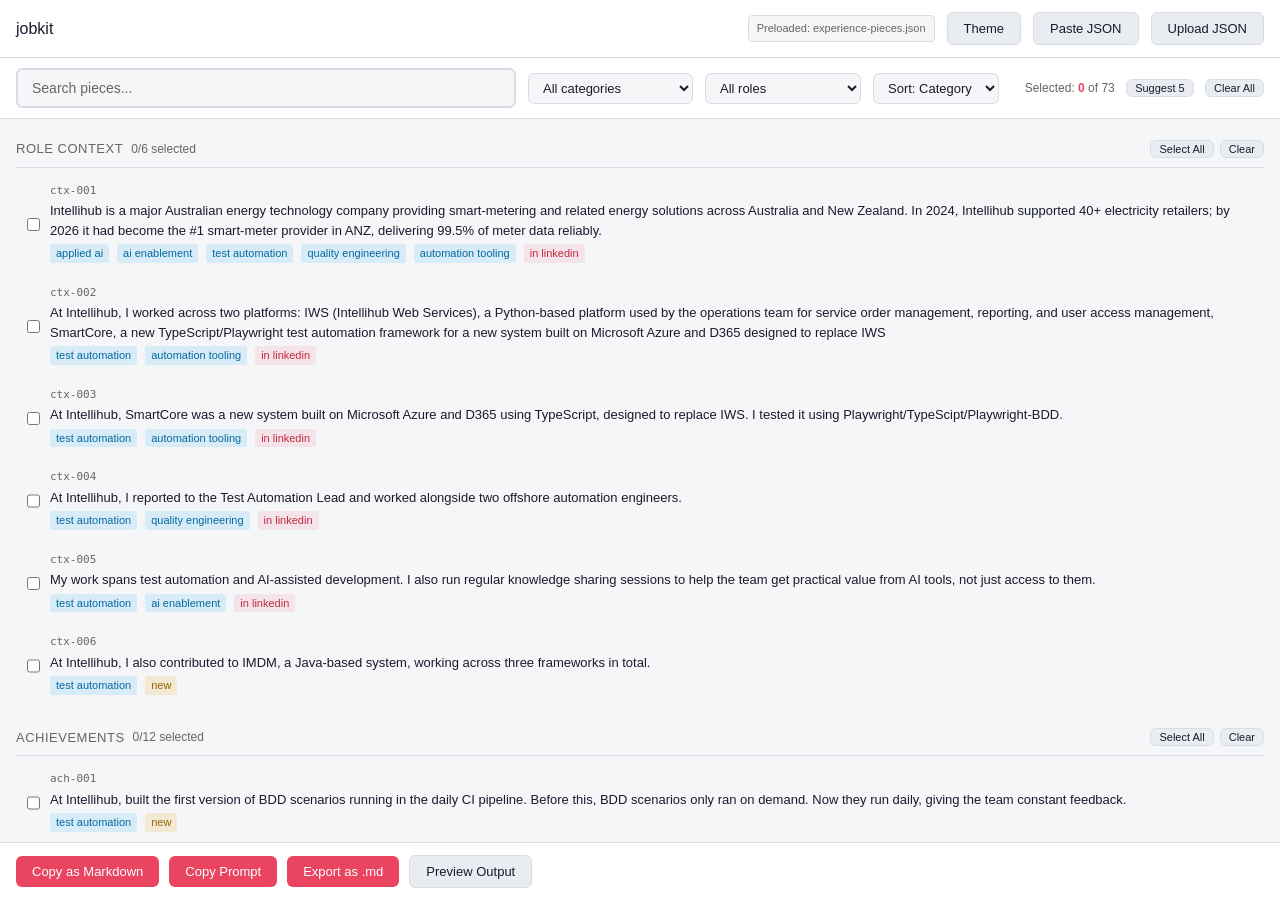
<file: index.html>
<!doctype html>
<html lang="en">

<head>
  <meta charset="UTF-8" />
  <meta name="viewport" content="width=device-width, initial-scale=1.0" />
  <title>jobkit — pieces explorer</title>
  <style>
    :root {
      --bg: #1a1a2e;
      --bg2: #16213e;
      --bg3: #0f3460;
      --text: #e0e0e0;
      --text-dim: #888;
      --accent: #e94560;
      --accent2: #0f3460;
      --border: #333;
      --selected: rgba(233, 69, 96, 0.15);
      --hover: rgba(255, 255, 255, 0.05);
      --success: #2ea043;
      --mono:
        "SF Mono", "Cascadia Code", "Fira Code", Menlo, Consolas, monospace;
      --sans:
        -apple-system, BlinkMacSystemFont, "Segoe UI", Roboto, sans-serif;
    }

    body.light {
      --bg: #f5f6f8;
      --bg2: #ffffff;
      --bg3: #e9edf2;
      --text: #1a1a2e;
      --text-dim: #666;
      --border: #d8dde5;
      --selected: rgba(233, 69, 96, 0.08);
      --hover: rgba(0, 0, 0, 0.04);
    }

    * {
      margin: 0;
      padding: 0;
      box-sizing: border-box;
    }

    body {
      background: var(--bg);
      color: var(--text);
      font-family: var(--sans);
      font-size: 14px;
      line-height: 1.5;
    }

    #app {
      display: flex;
      flex-direction: column;
      height: 100vh;
      overflow: hidden;
    }

    /* Header */
    .header {
      padding: 12px 16px;
      background: var(--bg2);
      border-bottom: 1px solid var(--border);
      display: flex;
      align-items: center;
      gap: 12px;
      flex-wrap: wrap;
    }

    .header h1 {
      font-size: 16px;
      font-weight: 500;
      margin-right: auto;
    }

    .header h1 span {
      color: var(--text-dim);
      font-weight: 400;
    }

    /* Controls bar */
    .controls {
      padding: 10px 16px;
      background: var(--bg2);
      border-bottom: 1px solid var(--border);
      display: flex;
      gap: 12px;
      align-items: center;
      flex-wrap: wrap;
    }

    .controls input[type="text"],
    .controls select {
      background: var(--bg);
      border: 1px solid var(--border);
      color: var(--text);
      padding: 6px 10px;
      border-radius: 6px;
      font-size: 13px;
      font-family: var(--sans);
    }

    .controls input[type="text"] {
      flex: 1;
      min-width: 280px;
      max-width: 500px;
      padding: 10px 14px;
      font-size: 14px;
      border-width: 2px;
    }

    .controls input[type="text"]::placeholder {
      color: var(--text-dim);
      font-size: 14px;
    }

    .controls input[type="text"]:focus,
    .controls select:focus {
      outline: none;
      border-color: var(--accent);
    }

    .controls label {
      font-size: 12px;
      color: var(--text-dim);
      white-space: nowrap;
    }

    .selection-info {
      font-size: 12px;
      color: var(--text-dim);
      margin-left: auto;
    }

    .selection-info strong {
      color: var(--accent);
    }

    /* Main content */
    .main {
      flex: 1;
      overflow-y: auto;
      padding: 12px 16px;
    }

    /* Category section */
    .category {
      margin-bottom: 16px;
    }

    .category-header {
      display: flex;
      align-items: center;
      gap: 8px;
      padding: 8px 0;
      border-bottom: 1px solid var(--border);
      margin-bottom: 6px;
    }

    .category-header h2 {
      font-size: 13px;
      font-weight: 500;
      text-transform: uppercase;
      letter-spacing: 0.5px;
      color: var(--text-dim);
    }

    .category-header .count {
      font-size: 12px;
      color: var(--text-dim);
    }

    .category-header .actions {
      margin-left: auto;
      display: flex;
      gap: 6px;
    }

    /* Piece card */
    .piece {
      display: flex;
      gap: 10px;
      padding: 8px 10px;
      border-radius: 6px;
      margin-bottom: 4px;
      cursor: pointer;
      transition: background 0.15s;
      border: 1px solid transparent;
    }

    .piece:hover {
      background: var(--hover);
    }

    .piece.selected {
      background: var(--selected);
      border-color: rgba(233, 69, 96, 0.3);
    }

    .piece input[type="checkbox"] {
      margin-top: 3px;
      accent-color: var(--accent);
      flex-shrink: 0;
    }

    .piece-content {
      flex: 1;
    }

    .piece-id {
      font-family: var(--mono);
      font-size: 11px;
      color: var(--text-dim);
      margin-bottom: 2px;
    }

    .piece-text {
      font-size: 13px;
      line-height: 1.5;
    }

    .piece-meta {
      display: flex;
      gap: 8px;
      margin-top: 4px;
      flex-wrap: wrap;
    }

    .tag {
      font-size: 11px;
      padding: 1px 6px;
      border-radius: 3px;
      background: var(--bg3);
      color: var(--text-dim);
    }

    .tag.role {
      background: rgba(14, 165, 233, 0.15);
      color: #0ea5e9;
    }

    .tag.metrics {
      background: rgba(46, 160, 67, 0.15);
      color: var(--success);
    }

    .tag.linkedin {
      background: rgba(233, 69, 96, 0.15);
      color: var(--accent);
    }

    .tag.new {
      background: rgba(240, 171, 34, 0.15);
      color: #f0ab22;
    }

    body.light .tag.role {
      background: rgba(14, 165, 233, 0.12);
      color: #0369a1;
    }

    body.light .tag.metrics {
      background: rgba(46, 160, 67, 0.12);
      color: #1a7f37;
    }

    body.light .tag {
      color: #444;
    }

    body.light .tag.linkedin {
      background: rgba(233, 69, 96, 0.1);
      color: #c2293f;
    }

    body.light .tag.new {
      background: rgba(240, 171, 34, 0.18);
      color: #92660a;
    }

    /* Action bar */
    .action-bar {
      padding: 12px 16px;
      background: var(--bg2);
      border-top: 1px solid var(--border);
      display: flex;
      gap: 10px;
      align-items: center;
      flex-wrap: wrap;
    }

    .btn {
      padding: 8px 16px;
      border: none;
      border-radius: 6px;
      font-size: 13px;
      font-weight: 500;
      cursor: pointer;
      font-family: var(--sans);
      transition: opacity 0.15s;
    }

    .btn:hover {
      opacity: 0.9;
    }

    .btn-primary {
      background: var(--accent);
      color: white;
    }

    .btn-secondary {
      background: var(--bg3);
      color: var(--text);
      border: 1px solid var(--border);
    }

    .btn:disabled {
      opacity: 0.4;
      cursor: not-allowed;
    }

    .copied {
      color: var(--success);
      font-size: 12px;
      margin-left: 8px;
      opacity: 0;
      transition: opacity 0.3s;
    }

    .copied.show {
      opacity: 1;
    }

    /* Preview pane */
    .preview {
      background: var(--bg);
      border: 1px solid var(--border);
      border-radius: 6px;
      padding: 16px;
      margin-top: 12px;
      font-family: var(--mono);
      font-size: 12px;
      line-height: 1.6;
      white-space: pre-wrap;
      word-wrap: break-word;
      max-height: 300px;
      overflow-y: auto;
      display: none;
    }

    .preview.show {
      display: block;
    }

    .preview-header {
      display: flex;
      justify-content: space-between;
      align-items: center;
      margin-bottom: 8px;
      padding-bottom: 8px;
      border-bottom: 1px solid var(--border);
      font-family: var(--sans);
      font-size: 12px;
      color: var(--text-dim);
    }

    /* Modal */
    .modal-overlay {
      display: none;
      position: fixed;
      inset: 0;
      background: rgba(0, 0, 0, 0.6);
      z-index: 100;
      align-items: center;
      justify-content: center;
    }

    .modal-overlay.show {
      display: flex;
    }

    .modal {
      background: var(--bg2);
      border: 1px solid var(--border);
      border-radius: 8px;
      padding: 20px;
      max-width: 500px;
      width: 90%;
      max-height: 80vh;
      overflow-y: auto;
    }

    .modal h3 {
      font-size: 14px;
      margin-bottom: 12px;
    }

    .modal textarea {
      width: 100%;
      min-height: 200px;
      background: var(--bg);
      border: 1px solid var(--border);
      color: var(--text);
      padding: 10px;
      border-radius: 6px;
      font-family: var(--mono);
      font-size: 12px;
      resize: vertical;
    }

    .modal .btn-row {
      display: flex;
      gap: 8px;
      margin-top: 12px;
      justify-content: flex-end;
    }

    /* Drag overlay */
    .drag-overlay {
      display: none;
      position: fixed;
      inset: 0;
      background: rgba(26, 26, 46, 0.9);
      z-index: 200;
      align-items: center;
      justify-content: center;
      flex-direction: column;
      gap: 16px;
    }

    .drag-overlay.show {
      display: flex;
    }

    .drag-overlay p {
      font-size: 18px;
      color: var(--text-dim);
    }

    /* Scrollbar */
    ::-webkit-scrollbar {
      width: 8px;
    }

    ::-webkit-scrollbar-track {
      background: var(--bg);
    }

    ::-webkit-scrollbar-thumb {
      background: var(--border);
      border-radius: 4px;
    }

    ::-webkit-scrollbar-thumb:hover {
      background: var(--text-dim);
    }

    /* No results */
    .no-results {
      text-align: center;
      padding: 40px;
      color: var(--text-dim);
      font-size: 14px;
    }

    /* File loading info */
    .file-info {
      font-size: 11px;
      color: var(--text-dim);
      padding: 4px 8px;
      background: var(--bg);
      border-radius: 4px;
      border: 1px solid var(--border);
    }
  </style>
</head>

<body>
  <div id="app">
    <!-- Header -->
    <div class="header">
      <h1>jobkit <span id="pieceCount"></span></h1>
      <span class="file-info" id="fileInfo">Preloaded: experience-pieces.json</span>
      <button class="btn btn-secondary" onclick="toggleTheme()" id="themeBtn" title="Toggle light/dark theme">
        Theme
      </button>
      <button class="btn btn-secondary" onclick="showPasteModal()">
        Paste JSON
      </button>
      <button class="btn btn-secondary" onclick="document.getElementById('fileInput').click()">
        Upload JSON
      </button>
      <input type="file" id="fileInput" accept=".json" style="display: none" onchange="handleFileUpload(event)" />
    </div>

    <!-- Controls -->
    <div class="controls">
      <input type="text" id="search" placeholder="Search pieces..." oninput="updateAll()"
        title="Filter pieces by any text or piece id." />
      <select id="categoryFilter" onchange="updateAll()"
        title="Show one section only, e.g. Achievements or Personal Projects.">
        <option value="">All categories</option>
      </select>
      <select id="roleFilter" onchange="updateAll()"
        title="Show only pieces tagged for this role. Hint: set this before using Suggest 5 or Copy Prompt — both adapt to the chosen role.">
        <option value="">All roles</option>
        <option value="applied_ai">Applied AI</option>
        <option value="ai_enablement">AI Enablement</option>
        <option value="test_automation">Test Automation</option>
        <option value="quality_engineering">Quality Engineering</option>
        <option value="automation_tooling">Automation Tooling</option>
      </select>
      <select id="sortBy" onchange="updateAll()">
        <option value="category">Sort: Category</option>
        <option value="id">Sort: ID</option>
        <option value="source">Sort: Source</option>
      </select>
      <div class="selection-info">
        Selected: <strong id="selCount">0</strong> of
        <span id="totalCount">0</span>
        <button class="btn btn-secondary" style="padding: 2px 8px; font-size: 11px; margin-left: 8px"
          onclick="suggestFive()"
          title="Auto-selects the 5 highest-signal pieces for the current role filter — metrics and achievements score highest. Keeps pieces you already picked. Tip: choose a role first.">
          Suggest 5
        </button>
        <button class="btn btn-secondary" style="padding: 2px 8px; font-size: 11px; margin-left: 8px"
          onclick="clearAll()" title="Deselect all pieces.">
          Clear All
        </button>
      </div>
    </div>

    <!-- Main content -->
    <div class="main" id="piecesList"></div>

    <!-- Action bar -->
    <div class="action-bar">
      <button class="btn btn-primary" onclick="copyMarkdown()"
        title="Copy the selected pieces as a markdown bullet list.">
        Copy as Markdown
      </button>
      <button class="btn btn-primary" onclick="copyPrompt()"
        title="Copy a ready-to-paste AI prompt containing your selected pieces. If a role filter is set, the prompt targets that role.">
        Copy Prompt
      </button>
      <button class="btn btn-primary" onclick="exportMarkdown()">
        Export as .md
      </button>
      <button class="btn btn-secondary" onclick="togglePreview()">
        Preview Output
      </button>
      <span class="copied" id="copiedMsg">Copied!</span>
    </div>

    <!-- Preview -->
    <div class="preview" id="preview">
      <div class="preview-header">
        <span id="previewLabel">Preview</span>
        <button class="btn btn-secondary" style="padding: 2px 8px; font-size: 11px" onclick="togglePreview()">
          Close
        </button>
      </div>
      <div id="previewContent"></div>
    </div>
  </div>

  <!-- Paste modal -->
  <div class="modal-overlay" id="pasteModal">
    <div class="modal">
      <h3>Paste JSON</h3>
      <textarea id="pasteArea" placeholder="Paste your JSON content here..."></textarea>
      <div class="btn-row">
        <button class="btn btn-secondary" onclick="closePasteModal()">
          Cancel
        </button>
        <button class="btn btn-primary" onclick="loadPastedJSON()">
          Load
        </button>
      </div>
    </div>
  </div>

  <!-- Drag overlay -->
  <div class="drag-overlay" id="dragOverlay">
    <p>Drop your JSON file here</p>
  </div>

  <script>
    // Embedded data
    // Data injected at build time by build.mjs (see README)
    const DEFAULT_DATA = {
  "context": {
    "source_documents": [
      "external-sources/linkedin-profile-2026-v1.md (current Intellihub section)",
      "notes/job-search/makss-brag-document-2026.md (manager review, self-reflection, values, coaching Q3/Q4)",
      "notes/job-search/job-search-2026.md (target roles: AI Engineer primary, Test Automation secondary)",
      "notes/job-search/makss-brag-document-2024.local.md (Figtree-era achievements: coverage dashboard, UI automation POC and strategy)",
      "notes/job-search/interview-questions-and-answers.md (WYWM-era STAR stories: AWS-to-Azure migration testing)"
    ],
    "target_roles": [
      "Applied AI Engineer / AI Enablement Engineer (primary)",
      "Test Automation / Quality Engineer (secondary)"
    ],
    "excluded_from_extraction": [
      "Growth areas and development areas (overengineering, AI discipline, prioritisation)",
      "Coaching conversation reflections (Q3/Q3 self-criticism)",
      "Self-reflection on mistakes and lessons learned"
    ],
    "humanizer_rules_applied": [
      "No em dashes, no purple prose, no cliches, no slogan endings",
      "No AI slop words: unlock, elevate, supercharge, transform, leverage, seamless, robust, holistic, game-changing",
      "Concrete nouns and verbs, one idea per sentence",
      "Plain language, precise technical terms kept"
    ],
    "total_pieces": 67
  },
  "canonical_roles": {
    "applied_ai": "Building AI-powered tools, agents, and LLM-driven analysis end to end.",
    "ai_enablement": "Team adoption of AI: Copilot Skills, agent instructions, skills and prompt libraries, knowledge sharing.",
    "test_automation": "Automated test frameworks and scenarios: UI, API, BDD, running in CI.",
    "quality_engineering": "QA practice and process: RCA, exploratory testing, defect management, data-quality guardrails.",
    "automation_tooling": "Engineering productivity automation beyond tests: CI monitoring, scheduled checks, alerting, sync jobs."
  },
  "role_context": [
    {
      "id": "ctx-001",
      "text": "Intellihub is a major Australian energy technology company providing smart-metering and related energy solutions across Australia and New Zealand. In 2024, Intellihub supported 40+ electricity retailers; by 2026 it had become the #1 smart-meter provider in ANZ, delivering 99.5% of meter data reliably.",
      "source": "linkedin_profile",
      "already_in_linkedin": true,
      "target_role": [
        "applied_ai",
        "ai_enablement",
        "test_automation",
        "quality_engineering",
        "automation_tooling"
      ],
      "has_metrics": false
    },
    {
      "id": "ctx-002",
      "text": "At Intellihub, I worked across two platforms: IWS (Intellihub Web Services), a Python-based platform used by the operations team for service order management, reporting, and user access management, SmartCore, a new TypeScript/Playwright test automation framework for a new system built on Microsoft Azure and D365 designed to replace IWS",
      "source": "linkedin_profile",
      "already_in_linkedin": true,
      "target_role": [
        "test_automation",
        "automation_tooling"
      ],
      "has_metrics": false
    },
    {
      "id": "ctx-003",
      "text": "At Intellihub, SmartCore was a new system built on Microsoft Azure and D365 using TypeScript, designed to replace IWS. I tested it using Playwright/TypeScipt/Playwright-BDD.",
      "source": "linkedin_profile",
      "already_in_linkedin": true,
      "target_role": [
        "test_automation",
        "automation_tooling"
      ],
      "has_metrics": false
    },
    {
      "id": "ctx-004",
      "text": "At Intellihub, I reported to the Test Automation Lead and worked alongside two offshore automation engineers.",
      "source": "linkedin_profile",
      "already_in_linkedin": true,
      "target_role": [
        "test_automation",
        "quality_engineering"
      ],
      "has_metrics": false
    },
    {
      "id": "ctx-005",
      "text": "My work spans test automation and AI-assisted development. I also run regular knowledge sharing sessions to help the team get practical value from AI tools, not just access to them.",
      "source": "linkedin_profile",
      "already_in_linkedin": true,
      "target_role": [
        "test_automation",
        "ai_enablement"
      ],
      "has_metrics": false
    },
    {
      "id": "ctx-006",
      "text": "At Intellihub, I also contributed to IMDM, a Java-based system, working across three frameworks in total.",
      "source": "manager_review",
      "already_in_linkedin": false,
      "target_role": [
        "test_automation"
      ],
      "has_metrics": false
    }
  ],
  "achievements": [
    {
      "id": "ach-001",
      "text": "At Intellihub, built the first version of BDD scenarios running in the daily CI pipeline. Before this, BDD scenarios only ran on demand. Now they run daily, giving the team constant feedback.",
      "source": "self_reflection_fy26",
      "already_in_linkedin": false,
      "target_role": [
        "test_automation"
      ],
      "has_metrics": false
    },
    {
      "id": "ach-002",
      "text": "At Intellihub, owned and optimized CI/CD pipelines across IWS/Jenkins/Python and Azure Pipelines/TypeScript/Playwright-BDD,  reducing manual work for the team. For example, a script that audits Jenkins for stale git branches taking up disk space, and email notifications that flag service health issues in production and test environments.",
      "source": "self_reflection_fy26",
      "already_in_linkedin": false,
      "target_role": [
        "automation_tooling",
        "test_automation"
      ],
      "has_metrics": false
    },
    {
      "id": "ach-005",
      "text": "At Intellihub, created .github/copilot-instructions.md (Agents.md) files in the IWS and SmartCore repos, giving AI agents a repo map and project context at session start, unified set of agent rules used by everyone in a team.",
      "source": "values_behaviours",
      "already_in_linkedin": false,
      "target_role": [
        "ai_enablement"
      ],
      "has_metrics": false
    },
    {
      "id": "ach-006",
      "text": "(Intellihub) Took ownership of technical debt. Highlighted existing multiple hardcoded waits, in one of the PRs, replaced them with robust implicit waits and applied Playwright best practices tests to improve test reliability.",
      "source": "values_behaviours",
      "already_in_linkedin": false,
      "target_role": [
        "test_automation",
        "quality_engineering"
      ],
      "has_metrics": false
    },
    {
      "id": "ach-007",
      "text": "(Intellihub) Caught issues early through PR reviews and task coordination, preventing defects from reaching production. Developed and used advanced agent skills for this.",
      "source": "self_reflection_fy26",
      "already_in_linkedin": false,
      "target_role": [
        "quality_engineering",
        "test_automation"
      ],
      "has_metrics": false
    },
    {
      "id": "ach-008",
      "text": "(Intellihub) Supported the dev team during weekend production rollouts, including preparing, stopping, and restarting Jenkins CI jobs.",
      "source": "values_behaviours",
      "already_in_linkedin": false,
      "target_role": [
        "automation_tooling"
      ],
      "has_metrics": false
    },
    {
      "id": "ach-009",
      "text": "(Intellihub) Over the 8 months, I ran 8 knowledge sharing sessions on AI-assisted development, testing, and automation.",
      "source": "self_reflection_fy26",
      "already_in_linkedin": false,
      "target_role": [
        "ai_enablement"
      ],
      "has_metrics": true
    },
    {
      "id": "ach-010",
      "text": "(Intellihub), Created blog posts from session transcripts and shared them with the team.",
      "source": "values_behaviours",
      "already_in_linkedin": false,
      "target_role": [
        "ai_enablement"
      ],
      "has_metrics": false
    },
    {
      "id": "ach-011",
      "text": "Ran daily pipeline checks, built BDD scenarios from existing steps, and created shareable test reports for stakeholders.",
      "source": "coaching_q4",
      "already_in_linkedin": false,
      "target_role": [
        "test_automation",
        "automation_tooling"
      ],
      "has_metrics": false
    },
    {
      "id": "ach-012",
      "text": "At Figtree Systems, built the first UI test automation framework from scratch and deployed a Playwright UI suite with 50+ automated scenarios, leading the work. It saved 4-6 hours of manual work per regression run.",
      "source": "linkedin_profile + brag_document_2024",
      "already_in_linkedin": true,
      "target_role": [
        "test_automation",
        "automation_tooling"
      ],
      "has_metrics": true
    },
    {
      "id": "ach-013",
      "text": "At Figtree Systems, made test coverage visible with a Jira dashboard. Manual test coverage grew from 20-30% to 50-70% in under 4 months.",
      "source": "brag_document_2024",
      "already_in_linkedin": false,
      "target_role": [
        "quality_engineering"
      ],
      "has_metrics": true
    },
    {
      "id": "ach-014",
      "text": "At WithYouWithMe, tested the migration of courses from AWS to Azure storage. Prioritized the top 10 most popular courses from usage data, built an Excel script tool that checked file availability, and reported multiple migrated files missing or inaccessible.",
      "source": "interview_stories",
      "already_in_linkedin": false,
      "target_role": [
        "quality_engineering"
      ],
      "has_metrics": false
    }
  ],
  "ai_enablement": [
    {
      "id": "ai-001",
      "text": "Created 5 GitHub Copilot Skills for shared team use, covering IWS domain knowledge, task creation, and AI skill best practices. 2 to 3 team members confirmed using them in daily work.",
      "source": "linkedin_profile",
      "already_in_linkedin": true,
      "target_role": [
        "ai_enablement"
      ],
      "has_metrics": true
    },
    {
      "id": "ai-002",
      "text": "Built 15 or more additional AI skills and prompts for my own AI-assisted development workflow.",
      "source": "linkedin_profile",
      "already_in_linkedin": true,
      "target_role": [
        "applied_ai"
      ],
      "has_metrics": true
    },
    {
      "id": "ai-003",
      "text": "Developed an AI-powered PR review agent: a skill package with scripts, templates, and references. It reduces token usage, produces structured review reports with verdict, summary, and suggestions, and saves an estimated 5 to 10% time per review.",
      "source": "linkedin_profile",
      "already_in_linkedin": true,
      "target_role": [
        "applied_ai",
        "ai_enablement"
      ],
      "has_metrics": true
    },
    {
      "id": "ai-004",
      "text": "Created Agents.md instructions for both IWS and SmartCore frameworks. These load at the start of each AI session and give the assistant the right context and guidance for the project.",
      "source": "linkedin_profile",
      "already_in_linkedin": true,
      "target_role": [
        "ai_enablement"
      ],
      "has_metrics": false
    },
    {
      "text": "Built an AI-powered scheduled workflow (uses small, cheap LLM via Copilot CLI) that automatically analyses execution results of automated regression test suite for testing environment; combines deterministic and LLM steps that save engineers time for initial analysis and produce failure root-cause (defect, test script issue, etc), confidence level of analysis, label failure with domain or component tag, suggests next steps and what team to escalate to, generates concise summary with 1-line verdicts and highlighted grouped test failure. It runs daily against test environment. Instead of going through each test result manually, test engineer gets a quick overview at a glance",
      "id": "ai-005",
      "source": "linkedin_profile",
      "already_in_linkedin": true,
      "target_role": [
        "applied_ai",
        "test_automation"
      ],
      "has_metrics": false
    },
    {
      "id": "ai-006",
      "text": "Built the AI analysis tool on the team's BDD framework so other engineers and stakeholders can reuse AI-powered steps written in plain language, and edit steps without code changes in the Jira and Zephyr web editor.",
      "source": "linkedin_profile",
      "already_in_linkedin": true,
      "target_role": [
        "applied_ai",
        "test_automation"
      ],
      "has_metrics": false
    },
    {
      "id": "ai-007",
      "text": "Created copilot-instructions.md as reusable guidance for AI collaboration, so team members do not have to set up context from scratch each time.",
      "source": "coaching_q4",
      "already_in_linkedin": false,
      "target_role": [
        "ai_enablement"
      ],
      "has_metrics": false
    },
    {
      "id": "ai-008",
      "text": "Shared AI skills, agents, session recordings, and blog posts broadly with the team.",
      "source": "values_behaviours",
      "already_in_linkedin": false,
      "target_role": [
        "ai_enablement"
      ],
      "has_metrics": false
    },
    {
      "id": "ai-009",
      "text": "Built scheduled AI-powered reports that analyse test execution results for IWS framework, and give the team a clear view of high-impact failure areas, classified each failure by category (defect, test script issue, environment issue, etc). Two audience-tailored versions (stakeholders, engineers) use progressive disclosure, scoring rules, and consistent language.",
      "source": "interview_story_4",
      "already_in_linkedin": false,
      "target_role": [
        "test_automation",
        "applied_ai"
      ],
      "has_metrics": false
    },
    {
      "id": "ai-010",
      "text": "Designed the report workflow with agentic engineering concepts: planning, tool use, self-reflection, and specialized agents. Reused an existing domain-knowledge skill and created new skills to make report generation more efficient and accurate.",
      "source": "interview_story_4",
      "already_in_linkedin": false,
      "target_role": [
        "applied_ai",
        "ai_enablement"
      ],
      "has_metrics": false
    },
    {
      "id": "ai-011",
      "text": "Designed instructions and rubrics so a small LLM produces structured output: test failures classified as environment, test data, test script, application, or unknown issues, each with a confidence level so readers know how much to trust the label.",
      "source": "interview_story_4",
      "already_in_linkedin": false,
      "target_role": [
        "applied_ai"
      ],
      "has_metrics": false
    },
    {
      "id": "ai-012",
      "text": "Investigated unexpected Copilot analysis results and traced the cause to a Copilot bug: multiline prompts dropped every line except the first. Implemented the workaround recommended in the GitHub Copilot repo.",
      "source": "interview_story_4",
      "already_in_linkedin": false,
      "target_role": [
        "applied_ai"
      ],
      "has_metrics": false
    },
    {
      "id": "ai-013",
      "text": "Solving todays AI enablement challenges. Authored and shared 3 agent skills that help humans to saty in the loop and make it easuer to process AI generated content. 1) Unslop skill; 2) Response techniques skill; 3) conceptual-model skill 4) explaining-code skill. These skills were utilizing latest insdustry best practices and techniques for prompt engineering, agentic engineering, and LLMs. They are designed to be reusable and adaptable for different contexts and tasks. They help to improve the quality, clarity, and relevance of AI-generated content, as well as to enhance human understanding and decision-making.",
      "source": "manually_added",
      "already_in_linkedin": false,
      "target_role": [
        "applied_ai"
      ],
      "has_metrics": false
    }
  ],
  "cicd_infrastructure": [
    {
      "id": "cicd-002",
      "text": "Built automated monitoring for production and test environments using Jenkins declarative and classic pipelines, Python scripts, scheduled checks, email alerts, and Jenkins badges. Pipelines included readable logs and attachments for easy debugging.",
      "source": "linkedin_profile",
      "already_in_linkedin": true,
      "target_role": [
        "automation_tooling"
      ],
      "has_metrics": false
    },
    {
      "id": "cicd-003",
      "text": "Assisted the team lead with preparing, stopping, and restarting Jenkins CI jobs to ensure successful deployments.",
      "source": "values_behaviours",
      "already_in_linkedin": false,
      "target_role": [
        "automation_tooling"
      ],
      "has_metrics": false
    }
  ],
  "responsibilities": [
    {
      "id": "res-001",
      "text": "Design and develop new test automation scripts for IWS (Python) and SmartCore (Playwright) frameworks.",
      "source": "linkedin_profile",
      "already_in_linkedin": true,
      "target_role": [
        "test_automation"
      ],
      "has_metrics": false
    },
    {
      "id": "res-002",
      "text": "Enhance existing test automation frameworks and resolve automation issues.",
      "source": "linkedin_profile",
      "already_in_linkedin": true,
      "target_role": [
        "test_automation"
      ],
      "has_metrics": false
    },
    {
      "id": "res-003",
      "text": "Review pull requests and give feedback to test automation teams and test automation contractors across IWS and SmartCore.",
      "source": "linkedin_profile",
      "already_in_linkedin": true,
      "target_role": [
        "quality_engineering",
        "test_automation"
      ],
      "has_metrics": false
    },
    {
      "id": "res-004",
      "text": "Collaborate with product, operations, and development teams across both platforms.",
      "source": "linkedin_profile",
      "already_in_linkedin": true,
      "target_role": [
        "test_automation",
        "quality_engineering"
      ],
      "has_metrics": false
    },
    {
      "id": "res-006",
      "text": "Coordinate tasks and PR reviews across the SmartCore automation team, catching issues before merge.",
      "source": "coaching_q4",
      "already_in_linkedin": false,
      "target_role": [
        "quality_engineering",
        "test_automation"
      ],
      "has_metrics": false
    },
    {
      "id": "res-007",
      "text": "Work across three frameworks: IWS (Python), IMDM (Java), and SmartCore (Playwright).",
      "source": "manager_review",
      "already_in_linkedin": false,
      "target_role": [
        "test_automation"
      ],
      "has_metrics": false
    },
    {
      "id": "res-008",
      "text": "Build reusable AI resources for both automation frameworks: prompts, skills, and workflows that help the team use AI tools in daily work.",
      "source": "linkedin_profile",
      "already_in_linkedin": true,
      "target_role": [
        "ai_enablement"
      ],
      "has_metrics": false
    }
  ],
  "collaboration_culture": [
    {
      "id": "col-001",
      "text": "Helped Sonya set up her development environment, Playwright framework, and VS Code. Coached her on using AI in coding tasks and recommended training courses.",
      "source": "values_behaviours",
      "already_in_linkedin": false,
      "target_role": [
        "ai_enablement"
      ],
      "has_metrics": false
    },
    {
      "id": "col-002",
      "text": "Initiated regular knowledge sharing sessions on practical AI-assisted development. 3 to 4 engineers attended despite competing delivery commitments.",
      "source": "linkedin_profile",
      "already_in_linkedin": true,
      "target_role": [
        "ai_enablement"
      ],
      "has_metrics": true
    },
    {
      "id": "col-003",
      "text": "Over time, other team members started presenting their own techniques and lessons learned in the sessions.",
      "source": "linkedin_profile",
      "already_in_linkedin": true,
      "target_role": [
        "ai_enablement"
      ],
      "has_metrics": false
    },
    {
      "id": "col-004",
      "text": "Gave honest feedback on SmartCore PRs, including calling out oversized PRs from other teams and flaky test implementations.",
      "source": "values_behaviours",
      "already_in_linkedin": false,
      "target_role": [
        "quality_engineering",
        "test_automation"
      ],
      "has_metrics": false
    }
  ],
  "skills_tools": [
    {
      "id": "skill-001",
      "text": "Python: IWS automation framework development and maintenance",
      "source": "linkedin_profile + manager_review",
      "already_in_linkedin": true,
      "target_role": [
        "test_automation"
      ],
      "has_metrics": false
    },
    {
      "id": "skill-002",
      "text": "Playwright with TypeScript: SmartCore automation framework development",
      "source": "linkedin_profile + manager_review",
      "already_in_linkedin": true,
      "target_role": [
        "test_automation"
      ],
      "has_metrics": false
    },
    {
      "id": "skill-003",
      "text": "Java: IMDM framework contributions",
      "source": "manager_review",
      "already_in_linkedin": false,
      "target_role": [
        "test_automation"
      ],
      "has_metrics": false
    },
    {
      "id": "skill-004",
      "text": "Jenkins: CI/CD pipeline ownership, job management, deployment support",
      "source": "self_reflection_fy26 + values_behaviours",
      "already_in_linkedin": false,
      "target_role": [
        "automation_tooling",
        "test_automation"
      ],
      "has_metrics": false
    },
    {
      "id": "skill-005",
      "text": "BDD framework: reusable steps library, AI-powered steps in plain language, steps shared across testers, BAs, and business team members",
      "source": "self_reflection_fy26 + linkedin_profile",
      "already_in_linkedin": true,
      "target_role": [
        "test_automation",
        "ai_enablement"
      ],
      "has_metrics": false
    },
    {
      "id": "skill-006",
      "text": "GitHub Copilot: Skills development, Copilot Chat, AI-assisted development workflows, copilot-instructions.md",
      "source": "linkedin_profile + coaching_q4",
      "already_in_linkedin": true,
      "target_role": [
        "applied_ai",
        "ai_enablement"
      ],
      "has_metrics": false
    },
    {
      "id": "skill-007",
      "text": "Microsoft Azure and D365: SmartCore platform infrastructure",
      "source": "linkedin_profile",
      "already_in_linkedin": true,
      "target_role": [
        "automation_tooling"
      ],
      "has_metrics": false
    },
    {
      "id": "skill-008",
      "text": "Power Automate: AutomationHub workflow automation",
      "source": "self_reflection_fy26",
      "already_in_linkedin": false,
      "target_role": [
        "automation_tooling"
      ],
      "has_metrics": false
    },
    {
      "id": "skill-009",
      "text": "SharePoint: AutomationHub team page and resource sharing",
      "source": "self_reflection_fy26 + values_behaviours",
      "already_in_linkedin": false,
      "target_role": [
        "automation_tooling"
      ],
      "has_metrics": false
    },
    {
      "id": "skill-010",
      "text": "Atlassian Jira and Confluence: project tracking and documentation",
      "source": "linkedin_profile",
      "already_in_linkedin": true,
      "target_role": [
        "quality_engineering",
        "test_automation"
      ],
      "has_metrics": false
    },
    {
      "id": "skill-011",
      "text": "GitLab: version control and CI",
      "source": "linkedin_profile",
      "already_in_linkedin": true,
      "target_role": [
        "automation_tooling",
        "test_automation"
      ],
      "has_metrics": false
    },
    {
      "id": "skill-012",
      "text": "ServiceNow Change Management (Intellihub). Used on a daily basis for both submitting requests and resolving requests from other teams, e.g. create Jenkins user account",
      "source": "manually_added",
      "already_in_linkedin": false,
      "target_role": [
        "automation_tooling",
        "test_automation"
      ],
      "has_metrics": false
    },
    {
      "id": "skill-013",
      "text": "MCP experience. In intellhub we used MCP in VS Code on a daily basis - Atlassian Jira, Confluence, Microsoft documentation.  I was the one who initiated the discussion and advocated for getting access to Microsoft Docs  MCP. This was before organization introduced the catalog of approved MCP. I use MCP on a often when learning or working on my own projects and repos: GitHub, Deepwiki,  Chrome dev tools are my favorite ones. I also try to maintain balance because I know MCP cost for AI driven development (it bloats system prompt of AI agents oftentames with large tool definitions). Where possibly I try to use on-demand cli instead of MCP. THis improves perfomance of agents by savings in  context window",
      "source": "manually_added",
      "already_in_linkedin": false,
      "target_role": [
        "automation_tooling",
        "test_automation"
      ],
      "has_metrics": false
    }
  ],
  "manager_feedback": [
    {
      "id": "mgr-001",
      "text": "\"Demonstrates solid confidence working across IWS (Python), IMDM (Java), and SmartCore (Playwright), with the ability to contribute effectively across multiple stacks.\"",
      "source": "manager_review",
      "already_in_linkedin": false,
      "target_role": [
        "test_automation"
      ],
      "has_metrics": false,
      "note": "Direct quote from manager review. Strong third-party validation of cross-framework capability."
    },
    {
      "id": "mgr-002",
      "text": "\"Consistently takes end-to-end responsibility and delivers results across complex areas.\"",
      "source": "manager_review",
      "already_in_linkedin": false,
      "target_role": [
        "applied_ai",
        "ai_enablement",
        "test_automation",
        "quality_engineering",
        "automation_tooling"
      ],
      "has_metrics": false,
      "note": "Direct quote. Shows ownership, relevant for both target roles."
    },
    {
      "id": "mgr-003",
      "text": "\"Maintains strong contribution levels across automation, CI/CD, and enablement initiatives.\"",
      "source": "manager_review",
      "already_in_linkedin": false,
      "target_role": [
        "test_automation",
        "automation_tooling",
        "ai_enablement"
      ],
      "has_metrics": false,
      "note": "Direct quote. Covers both AI and automation sides."
    },
    {
      "id": "mgr-004",
      "text": "\"Actively contributes to PR reviews (test automation team), knowledge sharing, and team support.\"",
      "source": "manager_review",
      "already_in_linkedin": false,
      "target_role": [
        "quality_engineering",
        "ai_enablement"
      ],
      "has_metrics": false,
      "note": "Direct quote. Collaboration validation."
    },
    {
      "id": "mgr-005",
      "text": "\"These outcomes improved test reliability, visibility, and overall team efficiency.\"",
      "source": "manager_review",
      "already_in_linkedin": false,
      "target_role": [
        "quality_engineering",
        "test_automation"
      ],
      "has_metrics": false,
      "note": "Direct quote summarising impact. Good closing line candidate."
    },
    {
      "id": "mgr-006",
      "text": "\"Strong support for team members through coaching, onboarding, and knowledge sharing.\"",
      "source": "manager_review",
      "already_in_linkedin": false,
      "target_role": [
        "ai_enablement",
        "quality_engineering"
      ],
      "has_metrics": false,
      "note": "Direct quote on values. Supports collaboration narrative."
    },
    {
      "id": "mgr-007",
      "text": "\"Takes ownership beyond immediate responsibilities, supporting team delivery and operations.\"",
      "source": "manager_review",
      "already_in_linkedin": false,
      "target_role": [
        "test_automation",
        "quality_engineering",
        "automation_tooling"
      ],
      "has_metrics": false,
      "note": "Direct quote on values. Supports weekend prod support and CI/CD ownership story."
    },
    {
      "id": "mgr-008",
      "text": "Manager noted noticeable progress in the second half of the year, particularly in adopting incremental delivery and improving feedback loops following coaching discussions.",
      "source": "manager_review",
      "already_in_linkedin": false,
      "target_role": [
        "applied_ai",
        "ai_enablement",
        "test_automation",
        "quality_engineering",
        "automation_tooling"
      ],
      "has_metrics": false,
      "note": "Paraphrased. Shows growth trajectory without exposing specific development areas."
    }
  ],
  "personal_projects": [
    {
      "id": "proj-001",
      "repo": "curriculum-learning-outcomes-au",
      "text": "Built a machine-readable NSW curriculum dataset: 1,500+ learning outcomes extracted from 81 NESA syllabus pages, synced monthly by a GitHub Actions job, with a zero-dependency explorer on GitHub Pages. Scoolendar owner mentioned existing pain point - when creating educational events, it is difficult for users to find relevant learning outcomes and codes (as per NSW standard). I researched, discovered there is no official API, found a workaround (fetch from website) and built POC with public dataset https://github.com/MaksimZinovev/curriculum-learning-outcomes-au .It runs automatically and updates data every month plus GitHub pages provide convenient UI to explore, search and filter data",
      "source": "github_repo",
      "already_in_linkedin": false,
      "target_role": [
        "automation_tooling"
      ],
      "has_metrics": true
    },
    {
      "id": "proj-003",
      "repo": "groundcrew",
      "text": "Built groundcrew, a public CI monitoring bot developed as part of volunteer work with Scoolendar. It reads GitHub Actions results, performs AI analysis of regression testing results, and posts plain-language summaries to Telegram: what failed, why, and where to look. It answers follow-up questions in Telegram using CI data and live website inspection. The bot recalls past failures and human corrections, so repeated issues are flagged instead of re-explained. groundcrew - open and check Telegram chat (10-20 sec).  CI or email - open site, login, 2FA, open pipelines (2-5 mins). That saves time every day. It may look like not much but over a year that can turn into 10-20 hours",
      "source": "github_repo",
      "already_in_linkedin": false,
      "target_role": [
        "automation_tooling",
        "applied_ai",
        "test_automation"
      ],
      "has_metrics": false,
      "note": "Public repo. Already in CV GitHub Highlights."
    },
    {
      "id": "proj-004",
      "repo": "docfence",
      "text": "Built docfence, a Python CLI with no external dependencies that validates markdown spec documents against rules embedded in the document. It catches issues AI assistants introduce: TODOs, broken links, missing sections, and length overruns.",
      "source": "github_repo",
      "already_in_linkedin": false,
      "target_role": [
        "applied_ai",
        "quality_engineering"
      ],
      "has_metrics": false,
      "note": "Already in CV GitHub Highlights."
    },
    {
      "id": "proj-007",
      "repo": "starlord",
      "text": "Wrote starlord, an agent skill that compares starred GitHub repos against locked criteria. Scripts gather metadata first, the LLM sees pre-digested facts for 8 to 12 candidates, and a validation script rejects claims without a source. Set of rubrics and weights helps to calibrate, tune the judgement and scoring. Final table format + concise prose explaining strengths and weaknesses of each candidate makes it easy for user to understand comparison in condensed form and make an informed decision",
      "source": "github_repo",
      "already_in_linkedin": false,
      "target_role": [
        "applied_ai"
      ],
      "has_metrics": true
    },
    {
      "id": "proj-008",
      "repo": "television-skill",
      "text": "Created television-skill, an agent skill for the television terminal fuzzy finder, compatible with pi, Claude Code, Codex, and any Agent Skills client. It packages the full channel spec, a scaffold script for custom channels, and 7 documented gotchas. Why its worth attention - saves me few minutes every day on frequently performed tasks like launching local dev servers and commands, searching AI agent skills, generating documents using library of AI prompts, e.g. extract learning note from youtube using LLM, generate note from GitHub readme or any web page; it captures the purpose, sample use cases, key details, how it works in concise format, perfect for curated resources in personal wiki or knowledge base",
      "source": "github_repo",
      "already_in_linkedin": false,
      "target_role": [
        "ai_enablement"
      ],
      "has_metrics": false
    },
    {
      "id": "proj-009",
      "repo": "ats-search-tool",
      "text": "I built ats-search-tool for the hidden job market. The best roles often live only on employer ATS boards like Greenhouse, Lever or Workday, plus government and university systems, and never reach Seek or LinkedIn. What used to be 29 separate Google searches is now one search.\n\nJEV, a small scoring model from TypeSafe, grades each match 0-4 for keyword match, open job, location fit and still live. Each question carries five written criteria, and results return as typed data, not prose. One batched call scores each platform's snippets, and expanding a row re-checks the full posting page. A deterministic gone-check catches dead postings before the model runs.\n\nDoes it work? Not a magic pill, but it works. Two days of use graded 1,000+ postings for about five cents and saved roughly 3-8 hours of link-opening. The best catch was a Flybuys automation engineer role missing from LinkedIn. I applied for it.\n\nGood proof of Applied AI Engineer skills. It shows I can turn agentic AI techniques into working code: structured scores from a small cheap model, criteria anchors, batching, deterministic checks. Built for my own job hunt, not as a demo, and I use it every day.\n\nSignificance: high. Fresh, public, in daily use, and it has already caught roles the big boards missed.",
      "source": "github_repo",
      "already_in_linkedin": false,
      "target_role": [
        "applied_ai",
        "automation_tooling"
      ],
      "has_metrics": true,
      "note": "Public repo, published 2026-10-20. Freshest entry, used daily. Same small-model structured-output pattern as ai-009/ai-011, backed by a public repo. Metrics from job-search-lessons-learned.md: 1,000+ requests, ~$0.05 grading cost, 10-30s saved per posting, Flybuys role catch. Featured as a LinkedIn story post with screenshots (not yet on the profile). Time savings restated as aggregate: 10-30s per posting x 1,000+ posts = roughly 3-8 hours over two days (derived, check before use)."
    },
    {
      "id": "proj-010",
      "repo": "job-application-workflow",
      "text": "I built job-application-workflow, a skill that runs a job application as a gated pipeline. Instead of a cover letter written blind, my applications start with a score. Python grades the ad against my rubric with web search grounding, and I decide to promote the job or drop it, so a bad fit never costs a letter.\n\nThe LLM writes prose, Python does every check. Draft one faces mechanical rules, em dashes, cliches, keyword coverage. A fresh-context judge then scores it against a six-dimension rubric. Rewrites become v2 while v1 stays on disk, and a retro distills each run into learned rules for the next one. Every step stops at a checkpoint I approve.\n\nMore than thirty jobs have gone through scoring in my real hunt, and three interviews came out of those applications. Good proof of Applied AI Engineer skills. It shows LLM-as-judge, tiered verification, rubric design and human gates working in code. Not a demo. It decides which jobs get my time and drafts the letters I send.\n\nSignificance: high. Real usage, thirty scored jobs, three interviews already, and public code.",
      "source": "github_repo",
      "already_in_linkedin": false,
      "target_role": [
        "applied_ai",
        "quality_engineering"
      ],
      "has_metrics": false,
      "note": "Public repo (Sep 2026). Real usage evidence in wiki notes/2026-job-scoring: numbered scoring runs up to 37, scoring.md on rubric axes (salary, job type, company size, culture, location, roles), rule-checks.json, self-improvements.md retros feeding learned rules. 'More than thirty' derived from folder numbering, confirm. Outcome metric confirmed by user 2026-10-20: 3 interviews from 30+ scored applications."
    },
    {
      "id": "proj-013",
      "repo": "scool-playwright",
      "text": "I've maintained Scoolendar's automated test suite as volunteer QA and automation engineer since August 2025. Scoolendar is an educational events platform aligned to NSW curriculum, and its founder develops solo part-time, so there's no QA role. My suite and its CI runs are the safety net for every release.\n\nAround 100 Playwright tests (UI+API) in 20 spec files run in CircleCI on every change, and they've stayed green for over a year while the product changed underneath them. When views changed, I updated selectors. When tests depended on each other's data, I reworked them to be self-contained, so failures stay isolated. That's 13 months and roughly 175 repository commits.\n\nFor me, this was an opportunity to run quality for a real product as a one-person function: design the suite, keep tests independent, keep the net working while the product moves. Good proof of Test Automation and Quality Engineering skills together: Playwright, CI discipline, self-contained test design, long-horizon maintenance. Significance: medium-high. Real product, real users, sustained volunteer ownership.\n\n**Repository:** private (scool-playwright).",
      "source": "github_repo",
      "already_in_linkedin": false,
      "target_role": [
        "test_automation",
        "quality_engineering"
      ],
      "has_metrics": true,
      "note": "Private repo scool-playwright, created 2025-09-21, last commit 2026-10-14. Numbers: 20 spec/feature files (repo tree), ~100 tests (job-search-2026 note), 175 commits (GitHub search, author=MaksimZinovev), CircleCI confirmed (.circleci/config.yml). Product description grounded in proj-001 curriculum piece (educational events, NSW curriculum outcomes). No public URL verified for product. Numbers pending user confirmation."
    }
  ]
};

    const CATEGORY_ORDER = [
      "role_context",
      "achievements",
      "ai_enablement",
      "cicd_infrastructure",
      "responsibilities",
      "collaboration_culture",
      "skills_tools",
      "manager_feedback",
      "personal_projects",
    ];
    const CATEGORY_LABELS = {
      role_context: "Role Context",
      achievements: "Achievements",
      ai_enablement: "Ai Enablement",
      cicd_infrastructure: "Cicd Infrastructure",
      responsibilities: "Responsibilities",
      collaboration_culture: "Collaboration Culture",
      skills_tools: "Skills Tools",
      manager_feedback: "Manager Feedback",
      personal_projects: "Personal Projects",
    };
    const TARGET_ROLE_CONTEXT =
      "Applied AI Engineer / AI Enablement Engineer (primary); Test Automation / Quality Engineer (secondary)";

    // State
    let state = {
      data: DEFAULT_DATA,
      selected: new Set(
        (() => {
          try {
            return JSON.parse(
              localStorage.getItem("pieces-explorer-selections") || "[]",
            );
          } catch {
            return [];
          }
        })(),
      ),
      search: "",
      categoryFilter: "",
      roleFilter: "",
      sortBy: "category",
    };

    // Build flat list
    function getAllPieces() {
      const pieces = [];
      if (!state.data) return pieces;
      for (const cat of CATEGORY_ORDER) {
        if (!state.data[cat]) continue;
        for (const p of state.data[cat]) {
          if (!p.id || !p.text) continue;
          pieces.push({...p, category: cat});
        }
      }
      return pieces;
    }

    function getFilteredPieces() {
      let pieces = getAllPieces();

      // Text search
      if (state.search) {
        const q = state.search.toLowerCase();
        pieces = pieces.filter(
          (p) =>
            p.text.toLowerCase().includes(q) ||
            p.id.toLowerCase().includes(q) ||
            (p.tags && p.tags.some((t) => t.toLowerCase().includes(q))),
        );
      }

      // Category filter
      if (state.categoryFilter) {
        pieces = pieces.filter((p) => p.category === state.categoryFilter);
      }

      // Role filter
      if (state.roleFilter) {
        pieces = pieces.filter(
          (p) => p.target_role && p.target_role.includes(state.roleFilter),
        );
      }

      // Sort
      if (state.sortBy === "id") {
        pieces.sort((a, b) => a.id.localeCompare(b.id));
      } else if (state.sortBy === "source") {
        pieces.sort((a, b) => (a.source || "").localeCompare(b.source || ""));
      }
      // 'category' is default order (already grouped)

      return pieces;
    }

    // Group pieces by category
    function groupByCategory(pieces) {
      const groups = {};
      for (const p of pieces) {
        if (!groups[p.category]) groups[p.category] = [];
        groups[p.category].push(p);
      }
      return groups;
    }

    // Render pieces
    function renderPieces() {
      const el = document.getElementById("piecesList");
      const pieces = getFilteredPieces();
      const allIds = pieces.map((p) => p.id);
      const selectedIds = [...state.selected].filter((id) =>
        allIds.includes(id),
      );

      document.getElementById("selCount").textContent = state.selected.size;
      document.getElementById("totalCount").textContent = pieces.length;

      if (pieces.length === 0) {
        el.replaceChildren(
          Object.assign(document.createElement("div"), {
            className: "no-results",
            textContent: "No pieces match your filters.",
          }),
        );
        return;
      }

      const groups = groupByCategory(pieces);
      const fragment = document.createDocumentFragment();

      for (const cat of CATEGORY_ORDER) {
        if (!groups[cat] || groups[cat].length === 0) continue;
        const catPieces = groups[cat];
        const selInCat = catPieces.filter((p) =>
          state.selected.has(p.id),
        ).length;
        const label = CATEGORY_LABELS[cat] || cat;

        const catDiv = document.createElement("div");
        catDiv.className = "category";

        const headerDiv = document.createElement("div");
        headerDiv.className = "category-header";

        const h2 = document.createElement("h2");
        h2.textContent = label;
        headerDiv.appendChild(h2);

        const countSpan = document.createElement("span");
        countSpan.className = "count";
        countSpan.textContent = `${selInCat}/${catPieces.length} selected`;
        headerDiv.appendChild(countSpan);

        const actionsDiv = document.createElement("div");
        actionsDiv.className = "actions";

        const selAllBtn = document.createElement("button");
        selAllBtn.className = "btn btn-secondary";
        selAllBtn.style.cssText = "padding:2px 8px;font-size:11px";
        selAllBtn.textContent = "Select All";
        selAllBtn.onclick = () => selectAllInCategory(cat);
        actionsDiv.appendChild(selAllBtn);

        const clearBtn = document.createElement("button");
        clearBtn.className = "btn btn-secondary";
        clearBtn.style.cssText = "padding:2px 8px;font-size:11px";
        clearBtn.textContent = "Clear";
        clearBtn.onclick = () => deselectAllInCategory(cat);
        actionsDiv.appendChild(clearBtn);

        headerDiv.appendChild(actionsDiv);
        catDiv.appendChild(headerDiv);

        for (const p of catPieces) {
          const pieceDiv = document.createElement("div");
          pieceDiv.className =
            "piece" + (state.selected.has(p.id) ? " selected" : "");
          pieceDiv.onclick = () => togglePiece(p.id);

          const checkbox = document.createElement("input");
          checkbox.type = "checkbox";
          checkbox.checked = state.selected.has(p.id);
          checkbox.onclick = (e) => {
            e.stopPropagation();
            togglePiece(p.id);
          };
          pieceDiv.appendChild(checkbox);

          const contentDiv = document.createElement("div");
          contentDiv.className = "piece-content";

          const idDiv = document.createElement("div");
          idDiv.className = "piece-id";
          idDiv.textContent = p.id;
          contentDiv.appendChild(idDiv);

          const textDiv = document.createElement("div");
          textDiv.className = "piece-text";
          textDiv.textContent = p.text;
          contentDiv.appendChild(textDiv);

          const metaDiv = document.createElement("div");
          metaDiv.className = "piece-meta";

          for (const r of p.target_role || []) {
            const tag = document.createElement("span");
            tag.className = "tag role";
            tag.textContent = r.replace("_", " ");
            metaDiv.appendChild(tag);
          }

          if (p.has_metrics) {
            const tag = document.createElement("span");
            tag.className = "tag metrics";
            tag.textContent = "has metrics";
            metaDiv.appendChild(tag);
          }

          if (p.already_in_linkedin) {
            const tag = document.createElement("span");
            tag.className = "tag linkedin";
            tag.textContent = "in linkedin";
            metaDiv.appendChild(tag);
          } else {
            const tag = document.createElement("span");
            tag.className = "tag new";
            tag.textContent = "new";
            metaDiv.appendChild(tag);
          }

          contentDiv.appendChild(metaDiv);

          if (p.note) {
            const noteDiv = document.createElement("div");
            noteDiv.style.cssText =
              "font-size:11px;color:var(--text-dim);margin-top:4px;font-style:italic";
            noteDiv.textContent = p.note;
            contentDiv.appendChild(noteDiv);
          }

          pieceDiv.appendChild(contentDiv);
          catDiv.appendChild(pieceDiv);
        }

        fragment.appendChild(catDiv);
      }

      el.replaceChildren(fragment);
    }

    function escapeHtml(text) {
      return text
        .replace(/&/g, "&amp;")
        .replace(/</g, "&lt;")
        .replace(/>/g, "&gt;")
        .replace(/"/g, "&quot;");
    }

    function togglePiece(id) {
      if (state.selected.has(id)) {
        state.selected.delete(id);
      } else {
        state.selected.add(id);
      }
      saveSelections();
      renderPieces();
    }

    function selectAllInCategory(cat) {
      const pieces = getAllPieces().filter((p) => p.category === cat);
      for (const p of pieces) state.selected.add(p.id);
      saveSelections();
      renderPieces();
    }

    function deselectAllInCategory(cat) {
      const pieces = getAllPieces().filter((p) => p.category === cat);
      for (const p of pieces) state.selected.delete(p.id);
      saveSelections();
      renderPieces();
    }

    // ponytail: naive heuristic score; tune weights when pick quality disappoints
    function suggestFive() {
      const pool = state.roleFilter
        ? getAllPieces().filter(
          (p) => p.target_role && p.target_role.includes(state.roleFilter),
        )
        : getAllPieces();
      const scored = pool
        .map((p) => ({
          p,
          score:
            (p.has_metrics ? 2 : 0) +
            (["achievements", "ai_enablement", "manager_feedback"].includes(
              p.category,
            )
              ? 1
              : 0),
        }))
        .sort((a, b) => b.score - a.score || a.p.id.localeCompare(b.p.id));
      for (const {p} of scored.slice(0, 5)) state.selected.add(p.id);
      saveSelections();
      renderPieces();
    }

    function clearAll() {
      state.selected.clear();
      saveSelections();
      renderPieces();
    }

    function saveSelections() {
      localStorage.setItem(
        "pieces-explorer-selections",
        JSON.stringify([...state.selected]),
      );
    }

    function updateAll() {
      state.search = document.getElementById("search").value;
      state.categoryFilter = document.getElementById("categoryFilter").value;
      state.roleFilter = document.getElementById("roleFilter").value;
      state.sortBy = document.getElementById("sortBy").value;
      renderPieces();
    }

    // Build markdown output
    function buildMarkdown() {
      const pieces = getAllPieces().filter((p) => state.selected.has(p.id));
      if (pieces.length === 0) return "No pieces selected.";

      const groups = groupByCategory(pieces);
      let md = "";

      for (const cat of CATEGORY_ORDER) {
        if (!groups[cat] || groups[cat].length === 0) continue;
        const label = CATEGORY_LABELS[cat] || cat;
        md += `## ${label}\n\n`;
        for (const p of groups[cat]) {
          md += `- ${p.text}\n`;
        }
        md += "\n";
      }

      return md.trim();
    }

    // Build prompt output
    function buildPrompt() {
      const md = buildMarkdown();
      if (md === "No pieces selected.") return md;

      // ponytail: role filter drives targeting; per-JD keywords if generic prompts disappoint
      const role = state.roleFilter;
      const def =
        role && state.data.canonical_roles
          ? state.data.canonical_roles[role]
          : null;
      const target = def
        ? `I am targeting a ${role.replace(/_/g, " ")} role: ${def}`
        : `I am targeting ${TARGET_ROLE_CONTEXT}`;
      return `Context: ${target}. Here are selected pieces from my work experience:

${md}

---

Task: [DESCRIBE WHAT YOU WANT TO DO WITH THESE PIECES]

For example: "Draft a LinkedIn work experience section using these pieces" or "Select the best 5 pieces for a ${role ? role.replace(/_/g, " ") : "Test Automation Engineer"} cover letter"`;
    }

    // Copy functions
    function copyToClipboard(text) {
      navigator.clipboard.writeText(text).then(() => {
        showCopied();
      });
    }

    function showCopied() {
      const el = document.getElementById("copiedMsg");
      el.classList.add("show");
      setTimeout(() => el.classList.remove("show"), 2000);
    }

    function copyMarkdown() {
      const md = buildMarkdown();
      if (md === "No pieces selected.") {
        alert("No pieces selected.");
        return;
      }
      copyToClipboard(md);
      showPreview(md, "Markdown Output");
    }

    function copyPrompt() {
      const prompt = buildPrompt();
      if (prompt === "No pieces selected.") {
        alert("No pieces selected.");
        return;
      }
      copyToClipboard(prompt);
      showPreview(prompt, "Prompt Output");
    }

    function exportMarkdown() {
      const md = buildMarkdown();
      if (md === "No pieces selected.") {
        alert("No pieces selected.");
        return;
      }
      const blob = new Blob([md], {type: "text/markdown"});
      const url = URL.createObjectURL(blob);
      const a = document.createElement("a");
      a.href = url;
      a.download = "selected-pieces.md";
      a.click();
      URL.revokeObjectURL(url);
    }

    // Preview
    function showPreview(text, label) {
      const preview = document.getElementById("preview");
      const content = document.getElementById("previewContent");
      const label_el = document.getElementById("previewLabel");
      label_el.textContent = label;
      content.textContent = text;
      preview.classList.add("show");
    }

    function togglePreview() {
      const preview = document.getElementById("preview");
      if (!preview.classList.contains("show")) {
        const md = buildMarkdown();
        const content = document.getElementById("previewContent");
        const labelEl = document.getElementById("previewLabel");
        labelEl.textContent = "Markdown Output";
        content.textContent = md;
        preview.classList.add("show");
      } else {
        preview.classList.remove("show");
      }
    }

    // File loading
    function handleFileUpload(event) {
      const file = event.target.files[0];
      if (!file) return;
      const reader = new FileReader();
      reader.onload = (e) => {
        try {
          const data = JSON.parse(e.target.result);
          loadNewData(data, file.name);
        } catch (err) {
          alert("Invalid JSON: " + err.message);
        }
      };
      reader.readAsText(file);
    }

    function showPasteModal() {
      document.getElementById("pasteModal").classList.add("show");
    }

    function closePasteModal() {
      document.getElementById("pasteModal").classList.remove("show");
    }

    function loadPastedJSON() {
      const text = document.getElementById("pasteArea").value.trim();
      if (!text) return;
      try {
        const data = JSON.parse(text);
        loadNewData(data, "pasted-json");
        closePasteModal();
      } catch (err) {
        alert("Invalid JSON: " + err.message);
      }
    }

    function loadNewData(data, filename) {
      // Validate structure
      if (!data || typeof data !== "object") {
        alert("JSON must be an object with categories as top-level keys.");
        return;
      }

      const cats = Object.keys(data).filter((k) => k !== "context");
      if (cats.length === 0) {
        alert(
          'No categories found in JSON. Expected keys like "achievements", "ai_enablement", etc.',
        );
        return;
      }

      state.data = data;
      state.selected.clear();
      saveSelections();

      // Update category filter dropdown
      const catFilter = document.getElementById("categoryFilter");
      catFilter.replaceChildren(
        Object.assign(document.createElement("option"), {
          value: "",
          textContent: "All categories",
        }),
      );
      for (const cat of cats) {
        const label = cat
          .replace(/_/g, " ")
          .replace(/\b\w/g, (l) => l.toUpperCase());
        const opt = document.createElement("option");
        opt.value = cat;
        opt.textContent = label;
        catFilter.appendChild(opt);
      }

      // Update CATEGORY_ORDER dynamically
      CATEGORY_ORDER.length = 0;
      CATEGORY_ORDER.push(...cats);

      document.getElementById("fileInfo").textContent = `Loaded: ${filename}`;
      renderPieces();
    }

    // Drag and drop
    document.addEventListener("dragover", (e) => {
      e.preventDefault();
      document.getElementById("dragOverlay").classList.add("show");
    });

    document.addEventListener("dragleave", (e) => {
      if (e.clientX === 0 && e.clientY === 0) {
        document.getElementById("dragOverlay").classList.remove("show");
      }
    });

    document.addEventListener("drop", (e) => {
      e.preventDefault();
      document.getElementById("dragOverlay").classList.remove("show");
      const file = e.dataTransfer.files[0];
      if (!file || !file.name.endsWith(".json")) {
        alert("Please drop a .json file.");
        return;
      }
      const reader = new FileReader();
      reader.onload = (ev) => {
        try {
          const data = JSON.parse(ev.target.result);
          loadNewData(data, file.name);
        } catch (err) {
          alert("Invalid JSON: " + err.message);
        }
      };
      reader.readAsText(file);
    });

    // Close modal on overlay click
    document.getElementById("pasteModal").addEventListener("click", (e) => {
      if (e.target === e.currentTarget) closePasteModal();
    });

    function toggleTheme() {
      document.body.classList.toggle("light");
      const isLight = document.body.classList.contains("light");
      localStorage.setItem("pieces-explorer-theme", isLight ? "light" : "dark");
    }

    // Initialize
    function init() {
      // Populate category filter
      const catFilter = document.getElementById("categoryFilter");
      for (const cat of CATEGORY_ORDER) {
        const label = CATEGORY_LABELS[cat] || cat;
        const opt = document.createElement("option");
        opt.value = cat;
        opt.textContent = label;
        catFilter.appendChild(opt);
      }

      // Restore theme (saved, else system preference)
      const savedTheme = localStorage.getItem("pieces-explorer-theme");
      if (
        savedTheme === "light" ||
        (!savedTheme &&
          window.matchMedia("(prefers-color-scheme: light)").matches)
      ) {
        document.body.classList.add("light");
      }

      // Restore selections
      const saved = localStorage.getItem("pieces-explorer-selections");
      if (saved) {
        try {
          state.selected = new Set(JSON.parse(saved));
        } catch (e) { }
      }

      if (!state.data) {
        document.getElementById("totalCount").textContent = 0;
        document.getElementById("piecesList").replaceChildren(
          Object.assign(document.createElement("div"), {
            className: "no-results",
            textContent:
              "No data loaded. Run `node build.mjs` to generate index.html, or drop / paste / upload a pieces JSON file.",
          }),
        );
        return;
      }

      renderPieces();
    }

    init();
  </script>
</body>

</html>
</file>
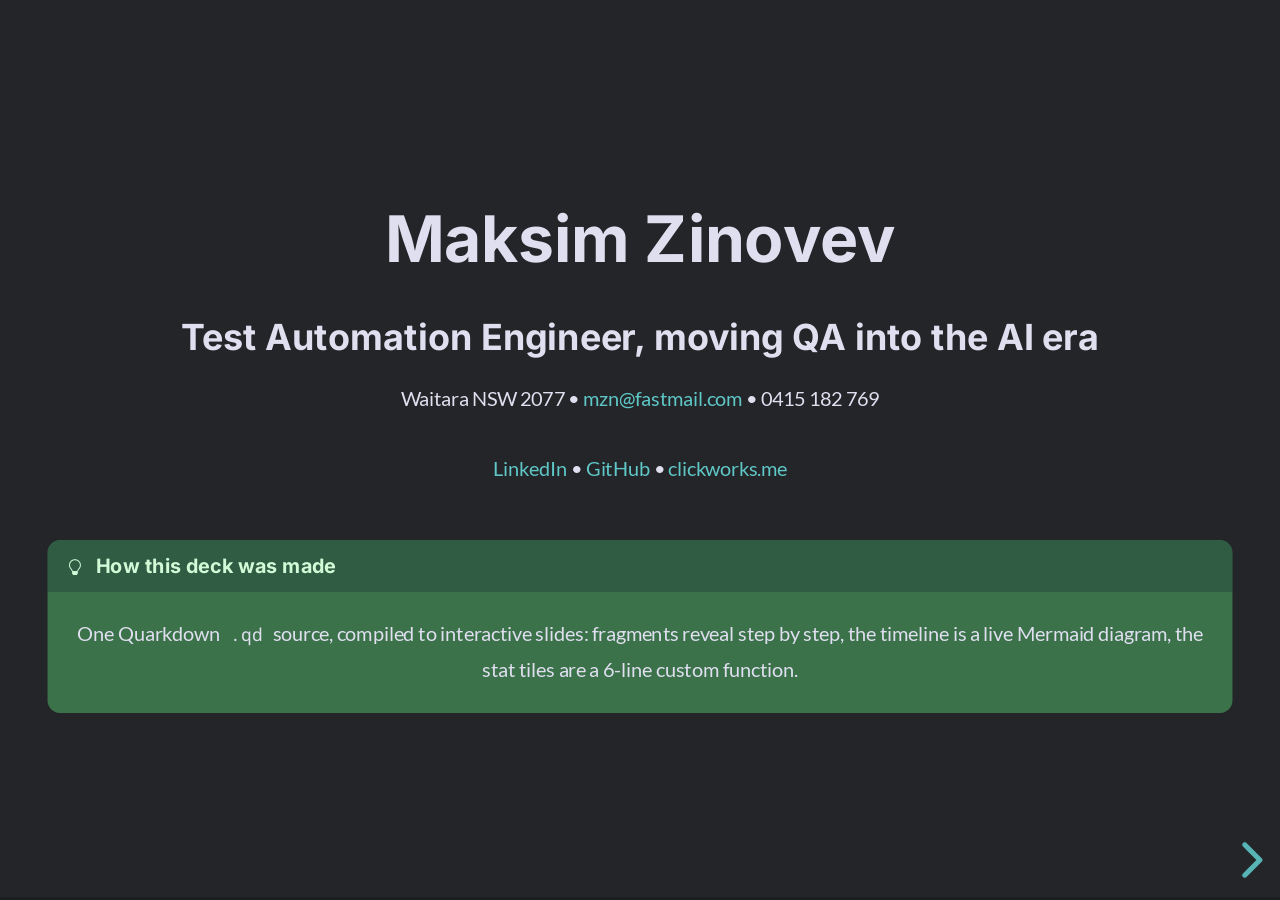
<file: cv-slides/index.html>
<!DOCTYPE html>
<html lang="en">
  <head>
    <meta name="generator" content="Quarkdown">
    <meta charset="UTF-8">
    <meta name="viewport" content="width=device-width, initial-scale=1.0, maximum-scale=1.0, user-scalable=no">
    <meta name="quarkdown:root-path" content=".">
    <title>Maksim Zinovev — Career Deck</title>
    <script src="./script/quarkdown.min.js"></script>
    <script>const capabilities = window.quarkdownCapabilities</script>
    <script>window.texMacros = {}</script>
    <link href="./lib/bootstrap-icons/bootstrap-icons.min.css" rel="stylesheet">
    <script src="./lib/mermaid/mermaid.min.js"></script>
    <script>capabilities.mermaid = true;</script>
    <script src="./lib/reveal.js/reveal.js"></script>
    <script src="./lib/reveal.js/plugin/notes.js"></script>
    <link href="./lib/reveal.js/reset.css" rel="stylesheet">
    <link href="./lib/reveal.js/reveal.css" rel="stylesheet">
    <link href="./lib/reveal.js/theme/white.css" rel="stylesheet">
    <link href="./theme/theme.css" rel="stylesheet">
    <style>

</style>
    <script>prepare(new SlidesDocument());</script>
<template id="sidebar-template"><nav class="sidebar" role="doc-toc"><ol><li data-target-id="maksim-zinovev" data-depth="1"><a href="#maksim-zinovev">Maksim Zinovev</a><ol><li data-target-id="test-automation-engineer-moving-qa-into-the-ai-era" data-depth="3"><a href="#test-automation-engineer-moving-qa-into-the-ai-era">Test Automation Engineer, moving QA into the AI era</a></li></ol></li><li data-target-id="at-a-glance" data-depth="1"><a href="#at-a-glance">At a glance</a><ol><li data-target-id="_7-yrs" data-depth="2"><a href="#_7-yrs">7 yrs</a></li><li data-target-id="_4-companies" data-depth="2"><a href="#_4-companies">4 companies</a></li><li data-target-id="_3-frameworks" data-depth="2"><a href="#_3-frameworks">3 frameworks</a></li><li data-target-id="_50" data-depth="2"><a href="#_50">50+</a></li><li data-target-id="_5-copilot-skills" data-depth="2"><a href="#_5-copilot-skills">5 Copilot Skills</a></li><li data-target-id="_8-sessions" data-depth="2"><a href="#_8-sessions">8 sessions</a></li></ol></li><li data-target-id="career-path" data-depth="1"><a href="#career-path">Career path</a></li><li data-target-id="intellihub-082025-ndash-092026" data-depth="1"><a href="#intellihub-082025-ndash-092026">Intellihub, 08/2025 &ndash; 09/2026</a></li><li data-target-id="ai-enablement-across-the-team" data-depth="1"><a href="#ai-enablement-across-the-team">AI enablement across the team</a></li><li data-target-id="figtree-systems-112023-ndash-072025" data-depth="1"><a href="#figtree-systems-112023-ndash-072025">Figtree Systems, 11/2023 &ndash; 07/2025</a></li><li data-target-id="building-in-the-open" data-depth="1"><a href="#building-in-the-open">Building in the open</a></li><li data-target-id="toolkit-snapshot" data-depth="1"><a href="#toolkit-snapshot">Toolkit snapshot</a></li><li data-target-id="credentials" data-depth="1"><a href="#credentials">Credentials</a></li><li data-target-id="letrsquos-talk" data-depth="1"><a href="#letrsquos-talk">Let&rsquo;s talk</a></li></ol></nav>
</template>  </head>
  <body class="quarkdown quarkdown-slides">
    <div class="reveal">
      <div class="slides"><style data-hidden="">/* Career-path gantt readability: full-width chart, larger and brighter
   year axis, high-contrast task labels (mermaid defaults are ~#d3d3d3 on
   20%-opacity gray bands, and d3 hard-codes 10px axis ticks). */
.quarkdown.quarkdown-slides figure .mermaid > svg {
    width: 100% !important;
    max-height: none !important; /* global.css caps at 50vh (0,3,1 specificity), which shrinks this wide gantt to ~1/3 of the slide */
}
.mermaid .taskTextOutsideLeft,
.mermaid .taskTextOutsideRight {
    fill: #f5f5f5 !important;
    font-weight: 500 !important;
}
.mermaid .grid .tick text {
    font-size: 20px !important;
    fill: #e6e6e6 !important;
    font-weight: 500 !important;
}
/* Career-path gantt readability (text + scale only — bar fill is overridden
   via Mermaid themeCSS in the %%{init}%% directive because CSS in the page
   <head> cannot reach SVG rect fills in this rendering pipeline). */
/* Toolkit snapshot icons: inline tech logos at the top of each toolkit box. */
.quarkdown.quarkdown-slides .box img {
    height: 36px !important;
    width: auto !important;
    margin: 0 12px 8px 0 !important;
    vertical-align: middle !important;
}
/* Closing-slide signature card: soft card look on the dark theme. Scoped by
   the unique filename so the mermaid figure and .box icon imgs are untouched.
   Original size preserved (max-width is an inert overflow clamp at the
   card's 400px natural width). */
.quarkdown.quarkdown-slides img[src*="email-signature"] {
    border-radius: 10px !important;
    box-shadow: 0 8px 28px rgba(0, 0, 0, 0.35) !important;
    max-width: 100% !important;
    height: auto !important;
}</style><h1 class="page-break" id="maksim-zinovev">Maksim Zinovev</h1><h3 id="test-automation-engineer-moving-qa-into-the-ai-era">Test Automation Engineer, moving QA into the AI era</h3><p>Waitara NSW 2077 • <a href="mailto:mzn@fastmail.com">mzn@fastmail.com</a> • 0415 182 769</p><p><a href="https://www.linkedin.com/in/maksimzinovevau/">LinkedIn</a> • <a href="https://github.com/MaksimZinovev">GitHub</a> • <a href="http://clickworks.me/">clickworks.me</a></p><div class="box tip"><header><h4>How this deck was made</h4></header><div class="box-content"><p>One Quarkdown <span class="codespan-content"><code>.qd</code></span> source, compiled to interactive slides: fragments reveal step by step, the timeline is a live Mermaid diagram, the stat tiles are a 6-line custom function.</p></div></div><div class="page-break" data-hidden=""></div><h1 class="page-break" id="at-a-glance">At a glance</h1><div style="grid-template-columns: auto auto auto; justify-content: space-evenly; align-items: center; row-gap: 18.0px; column-gap: 18.0px;" class="stack stack-grid"><div class="stack stack-column"><h2 class="page-break" id="_7-yrs">7 yrs</h2><p>in QA and test automation, 2019 to 2026</p></div><div class="stack stack-column"><h2 class="page-break" id="_4-companies">4 companies</h2><p>from startup to global SaaS to #1 in ANZ smart metering</p></div><div class="stack stack-column"><h2 class="page-break" id="_3-frameworks">3 frameworks</h2><p>IWS (Python), SmartCore (TypeScript), IMDM (Java) at Intellihub</p></div><div class="stack stack-column"><h2 class="page-break" id="_50">50+</h2><p>Playwright scenarios built from scratch at Figtree</p></div><div class="stack stack-column"><h2 class="page-break" id="_5-copilot-skills">5 Copilot Skills</h2><p>shared and used by colleagues in daily work</p></div><div class="stack stack-column"><h2 class="page-break" id="_8-sessions">8 sessions</h2><p>monthly AI knowledge-sharing; teammates now present their own techniques</p></div></div><div class="page-break" data-hidden=""></div><h1 class="page-break" id="career-path">Career path</h1><div class="container fullwidth"><figure><pre class="mermaid">%%{init: {&quot;theme&quot;:&quot;dark&quot;, &quot;themeCSS&quot;: &quot;rect.task { fill: #3b6e8f !important; stroke: #5a93b5 !important; }&quot;, &quot;gantt&quot;: {&quot;fontSize&quot;: 18, &quot;sectionFontSize&quot;: 20, &quot;barHeight&quot;: 36}}}%%
gantt
    title 2019 to 2026, all roles Sydney-based
    dateFormat YYYY-MM
    axisFormat %Y
    section Testing career
    Aerofiler, part-time tester              :2019-08, 2021-09
    WYWM, QA Test Analyst                    :2021-11, 2023-04
    WYWM, Software QA Engineer               :2023-04, 2023-07
    Figtree Systems, Test Automation         :2023-11, 2025-07
    Intellihub, Automation Engineer          :2025-08, 2026-09</pre></figure></div><div class="page-break" data-hidden=""></div><h1 class="page-break" id="intellihub-082025-ndash-092026">Intellihub, 08/2025 &ndash; 09/2026</h1><p>The #1 smart-meter provider in ANZ: meter data for 40+ electricity retailers, 99.5% delivered reliably. BDD test automation across IWS (Python), SmartCore (TypeScript on Azure and D365) and IMDM (Java), plus code review across all three frameworks.</p><div class="fragment fade-in"><div class="box tip"><header><h4>First BDD scenarios in the daily CI pipeline</h4></header><div class="box-content"><p>Scenarios used to run on demand. Now the team gets constant daily feedback.</p></div></div></div><div class="fragment fade-in"><div class="box note"><header><h4>Automated monitoring for prod and test environments</h4></header><div class="box-content"><p>Jenkins pipelines, Python checks, email alerts and build badges.</p></div></div></div><div class="fragment fade-in"><div class="box tip"><header><h4>Failure-cause analysis tool</h4></header><div class="box-content"><p>Analyses daily automation results, classifies likely causes, suggests fixes. Human review before anything is acted on.</p></div></div></div><div class="page-break" data-hidden=""></div><h1 class="page-break" id="ai-enablement-across-the-team">AI enablement across the team</h1><div style="grid-template-columns: auto auto; justify-content: center; align-items: center; row-gap: 18.0px; column-gap: 18.0px;" class="stack stack-grid"><div class="box note"><header><h4>5 shared GitHub Copilot Skills</h4></header><div class="box-content"><p>Covering IWS domain knowledge, task creation and AI skill best practices. Teammates use them daily.</p></div></div><div class="box note"><header><h4>AI-powered PR review agent</h4></header><div class="box-content"><p>Structured verdict, summary and suggestions per review. Estimated 5 to 10% time saved per review.</p></div></div><div class="box note"><header><h4>copilot-instructions.md (Agents.md)</h4></header><div class="box-content"><p>Gives AI agents a repo map at session start, in both frameworks.</p></div></div><div class="box note"><header><h4>Monthly knowledge-sharing sessions</h4></header><div class="box-content"><p>8 sessions so far; other team members now present their own techniques.</p></div></div></div><div class="page-break" data-hidden=""></div><h1 class="page-break" id="figtree-systems-112023-ndash-072025">Figtree Systems, 11/2023 &ndash; 07/2025</h1><p>Versatile 40/20/40 split: test automation, QA, manual testing.</p><div class="fragment fade-in"><div class="box tip"><header><h4>Playwright UI suite, from scratch</h4></header><div class="box-content"><p>50+ automated scenarios, saving 4 to 6 hours of manual work per regression run.</p></div></div></div><div class="fragment fade-in"><div class="box note"><header><h4>QA process maturity</h4></header><div class="box-content"><p>Led workshops on exploratory testing and RCA guides, standardised defect reporting, rewrote acceptance criteria.</p></div></div></div><div class="fragment fade-in"><div class="box note"><header><h4>AI initiative</h4></header><div class="box-content"><p>Secured leadership approval for privacy-aware AI open-source tooling: research, evaluation, risks and mitigations.</p></div></div></div><div class="page-break" data-hidden=""></div><h1 class="page-break" id="building-in-the-open">Building in the open</h1><div style="grid-template-columns: auto auto auto; justify-content: center; align-items: center; row-gap: 18.0px; column-gap: 18.0px;" class="stack stack-grid"><div class="box note"><header><h4>groundcrew, TypeScript</h4></header><div class="box-content"><p>CI monitoring bot: GitHub Actions results become plain-language failure summaries in Telegram. Built with Ax (DSPy), GitHub Actions, Telegram API, Cloudflare Browser.</p></div></div><div class="box note"><header><h4>Docfence, Python</h4></header><div class="box-content"><p>CLI that validates markdown spec docs against rules embedded in the document: catches TODOs, broken links and missing sections that AI assistants introduce.</p></div></div><div class="box note"><header><h4>compass-skills</h4></header><div class="box-content"><p>AI agent skills guiding testers, QA engineers and product managers through domain mapping, BDD scenario building and system modelling.</p></div></div></div><div class="page-break" data-hidden=""></div><h1 class="page-break" id="toolkit-snapshot">Toolkit snapshot</h1><div style="grid-template-columns: auto auto auto; justify-content: center; align-items: center; row-gap: 18.0px; column-gap: 18.0px;" class="stack stack-grid"><div class="box callout"><header><h4>Test automation</h4></header><div class="box-content"><p><img src="./icons/playwright.svg" alt="Playwright" style="width: 36.0px;" /> <img src="./icons/pytest.svg" alt="pytest" style="width: 36.0px;" /> <img src="./icons/jenkins.svg" alt="Jenkins" style="width: 36.0px;" /> <img src="./icons/azure.svg" alt="Azure DevOps" style="width: 36.0px;" /> <img src="./icons/gitlab.svg" alt="GitLab" style="width: 36.0px;" /> <img src="./icons/postman.svg" alt="Postman" style="width: 36.0px;" /></p><p>Web UI, REST API, BDD; Playwright/TypeScript, pytest, TestComplete, Postman, DBeaver; Jenkins, Azure DevOps, GitLab.</p></div></div><div class="box callout"><header><h4>AI practice</h4></header><div class="box-content"><p><img src="./icons/github.svg" alt="GitHub Copilot" style="width: 36.0px;" /> <img src="./icons/google.svg" alt="Google AI Studio" style="width: 36.0px;" /></p><p>GitHub Copilot: Skills development, copilot-instructions.md, PR review agent. ChatGPT, Claude, Google AI Studio, Cline.</p></div></div><div class="box callout"><header><h4>Languages and data</h4></header><div class="box-content"><p><img src="./icons/typescript.svg" alt="TypeScript" style="width: 36.0px;" /> <img src="./icons/python.svg" alt="Python" style="width: 36.0px;" /> <img src="./icons/javascript.svg" alt="JavaScript" style="width: 36.0px;" /> <img src="./icons/html5.svg" alt="HTML" style="width: 36.0px;" /> <img src="./icons/css3.svg" alt="CSS" style="width: 36.0px;" /> <img src="./icons/git.svg" alt="Git" style="width: 36.0px;" /></p><p>TypeScript, Python, JavaScript; SQL; HTML and CSS basics. Azure, GitLab, GitHub.</p></div></div></div><div class="page-break" data-hidden=""></div><h1 class="page-break" id="credentials">Credentials</h1><ul><li><strong>ISTQB Foundation Level</strong> (2019)</li><li><strong>AZ-900, Microsoft Azure Fundamentals</strong> (2023)</li><li>Continuous Testing with Azure DevOps; Introduction to Playwright with TypeScript (2023)</li><li>Rapid Software Testing Explored (2021)</li><li>Postman Fundamentals, Source Control for Test Automation with Git (2023)</li></ul><div class="box note"><header><h4>Education</h4></header><div class="box-content"><p>Bachelor of Engineering in Electrical Engineering, Omsk State Technical University.</p></div></div><p>Australian citizenship.</p><div class="page-break" data-hidden=""></div><h1 class="page-break" id="letrsquos-talk">Let&rsquo;s talk</h1><div class="container fullwidth" style="justify-items: center; text-align: center;"><p>Waitara NSW 2077, Sydney</p><p><a href="mailto:mzn@fastmail.com">mzn@fastmail.com</a> • 0415 182 769</p><p><a href="https://www.linkedin.com/in/maksimzinovevau/">linkedin.com/in/maksimzinovevau</a> • <a href="https://github.com/MaksimZinovev">github.com/MaksimZinovev</a> • <a href="http://clickworks.me/">clickworks.me</a></p><figure><img src="./assets/email-signature.png" alt="Maksim Zinovev contact card: photo, roles, email, phone and links" style="width: 400.0px;" /></figure></div><blockquote class="tip" style="--quote-type-label: 'Tip';" data-labeled=""><p>this deck is one <span class="codespan-content"><code>.qd</code></span> file. Same source can compile to PDF, a paged document or a docs site with search.</p></blockquote></div>
    </div>
  </body>
</html>
</file>
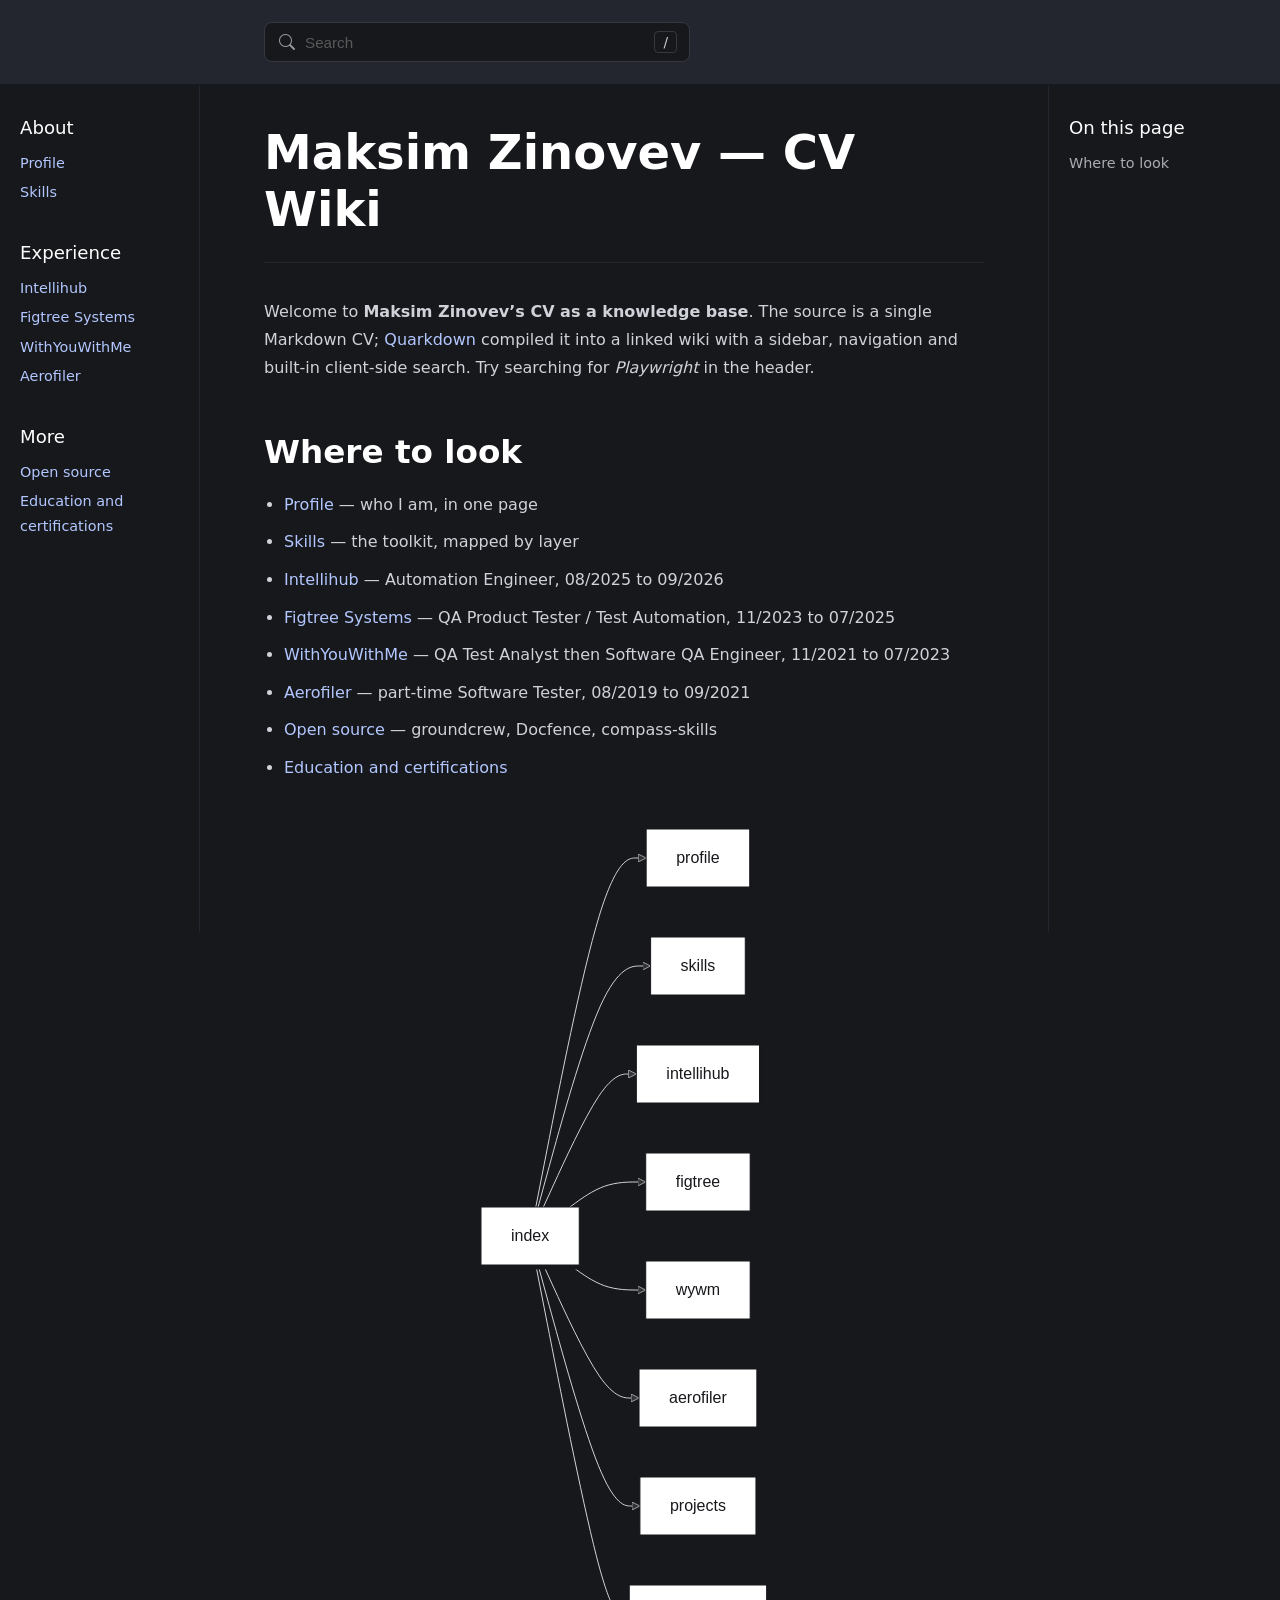
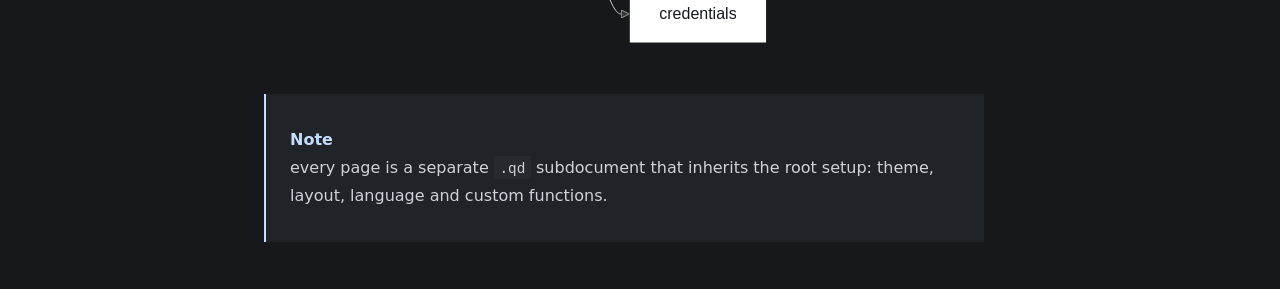
<file: cv-wiki/index.html>
<!DOCTYPE html>
<html lang="en">
  <head>
    <meta name="generator" content="Quarkdown">
    <meta charset="UTF-8">
    <meta name="viewport" content="width=device-width, initial-scale=1.0">
    <meta name="quarkdown:root-path" content=".">
    <meta name="quarkdown:search-index" content="./search-index.json">
    <title>Maksim Zinovev — CV Wiki</title>
    <script src="./script/quarkdown.min.js"></script>
    <script>const capabilities = window.quarkdownCapabilities</script>
    <script>window.texMacros = {}</script>
    <link href="./lib/bootstrap-icons/bootstrap-icons.min.css" rel="stylesheet">
    <script src="./lib/mermaid/mermaid.min.js"></script>
    <script>capabilities.mermaid = true;</script>
    <link href="./theme/theme.css" rel="stylesheet">
    <style>

</style>
    <script>prepare(new DocsDocument());</script>
<template id="sidebar-template"><nav class="sidebar" role="doc-toc"><ol><li data-target-id="where-to-look" data-depth="2"><a href="#where-to-look">Where to look</a></li></ol></nav>
</template>  </head>
  <body class="quarkdown quarkdown-docs">
    <header>
      <aside class="margin-area"></aside>
      <main>
        <div class="search-wrapper">
          <div class="search-field"><i class="bi bi-search"></i><input type="text" id="search-input" placeholder="Search" autocomplete="off"><kbd>/</kbd></div>
        </div>
      </main>
      <aside class="margin-area"></aside>
    </header>
    <div class="content-wrapper">
      <aside class="margin-area" id="margin-area-left">
        <div class="position-top"></div>
        <div class="position-middle"></div>
        <div class="position-bottom"></div>
      </aside>
      <main><div class="page-margin-content page-margin-left-top" data-on-left-page="left-top" data-on-right-page="left-top"><nav role="navigation" data-role="page-list"><h3 id="about" data-decorative="">About</h3><ul><li><a href="./profile/">Profile</a></li><li><a href="./skills/">Skills</a></li></ul><h3 id="experience" data-decorative="">Experience</h3><ul><li><a href="./intellihub/">Intellihub</a></li><li><a href="./figtree/">Figtree Systems</a></li><li><a href="./wywm/">WithYouWithMe</a></li><li><a href="./aerofiler/">Aerofiler</a></li></ul><h3 id="more" data-decorative="">More</h3><ul><li><a href="./projects/">Open source</a></li><li><a href="./credentials/">Education and certifications</a></li></ul></nav></div><div class="page-margin-content page-margin-right-top" data-on-left-page="right-top" data-on-right-page="right-top"><h3 id="table-of-contents">On this page</h3><nav role="table-of-contents" data-role="table-of-contents"><ol><li data-target-id="where-to-look" data-depth="2"><a href="#where-to-look">Where to look</a></li></ol></nav></div><h1 id="maksim-zinovev-mdash-cv-wiki" data-decorative="">Maksim Zinovev &mdash; CV Wiki</h1><p>Welcome to <strong>Maksim Zinovev&rsquo;s CV as a knowledge base</strong>. The source is a single Markdown CV; <a href="https://quarkdown.com">Quarkdown</a> compiled it into a linked wiki with a sidebar, navigation and built-in client-side search. Try searching for <em>Playwright</em> in the header.</p><h2 id="where-to-look">Where to look</h2><ul><li><a href="./profile/">Profile</a> — who I am, in one page</li><li><a href="./skills/">Skills</a> — the toolkit, mapped by layer</li><li><a href="./intellihub/">Intellihub</a> — Automation Engineer, 08/2025 to 09/2026</li><li><a href="./figtree/">Figtree Systems</a> — QA Product Tester / Test Automation, 11/2023 to 07/2025</li><li><a href="./wywm/">WithYouWithMe</a> — QA Test Analyst then Software QA Engineer, 11/2021 to 07/2023</li><li><a href="./aerofiler/">Aerofiler</a> — part-time Software Tester, 08/2019 to 09/2021</li><li><a href="./projects/">Open source</a> — groundcrew, Docfence, compass-skills</li><li><a href="./credentials/">Education and certifications</a></li></ul><pre class="mermaid">graph LR
100346066[&quot;index&quot;] --&gt; -309425751[&quot;profile&quot;]
100346066[&quot;index&quot;] --&gt; -900562878[&quot;skills&quot;]
100346066[&quot;index&quot;] --&gt; -1764529342[&quot;intellihub&quot;]
100346066[&quot;index&quot;] --&gt; -859152990[&quot;figtree&quot;]
100346066[&quot;index&quot;] --&gt; 3665208[&quot;wywm&quot;]
100346066[&quot;index&quot;] --&gt; 2072235445[&quot;aerofiler&quot;]
100346066[&quot;index&quot;] --&gt; -998696838[&quot;projects&quot;]
100346066[&quot;index&quot;] --&gt; 288957180[&quot;credentials&quot;]</pre><blockquote class="note" style="--quote-type-label: 'Note';" data-labeled=""><p>every page is a separate <span class="codespan-content"><code>.qd</code></span> subdocument that inherits the root setup: theme, layout, language and custom functions.</p></blockquote>
        <div id="footnote-area">
          <div class="footnote-rule"></div>
        </div>
        <div id="sibling-pages-button-area"></div>
        <footer>
          <div class="position-left"></div>
          <div class="position-center"></div>
          <div class="position-right"></div>
        </footer>
      </main>
      <aside class="margin-area" id="margin-area-right">
        <div class="position-top"></div>
        <div class="position-middle"></div>
        <div class="position-bottom"></div>
      </aside>
    </div>
  </body>
</html>
</file>
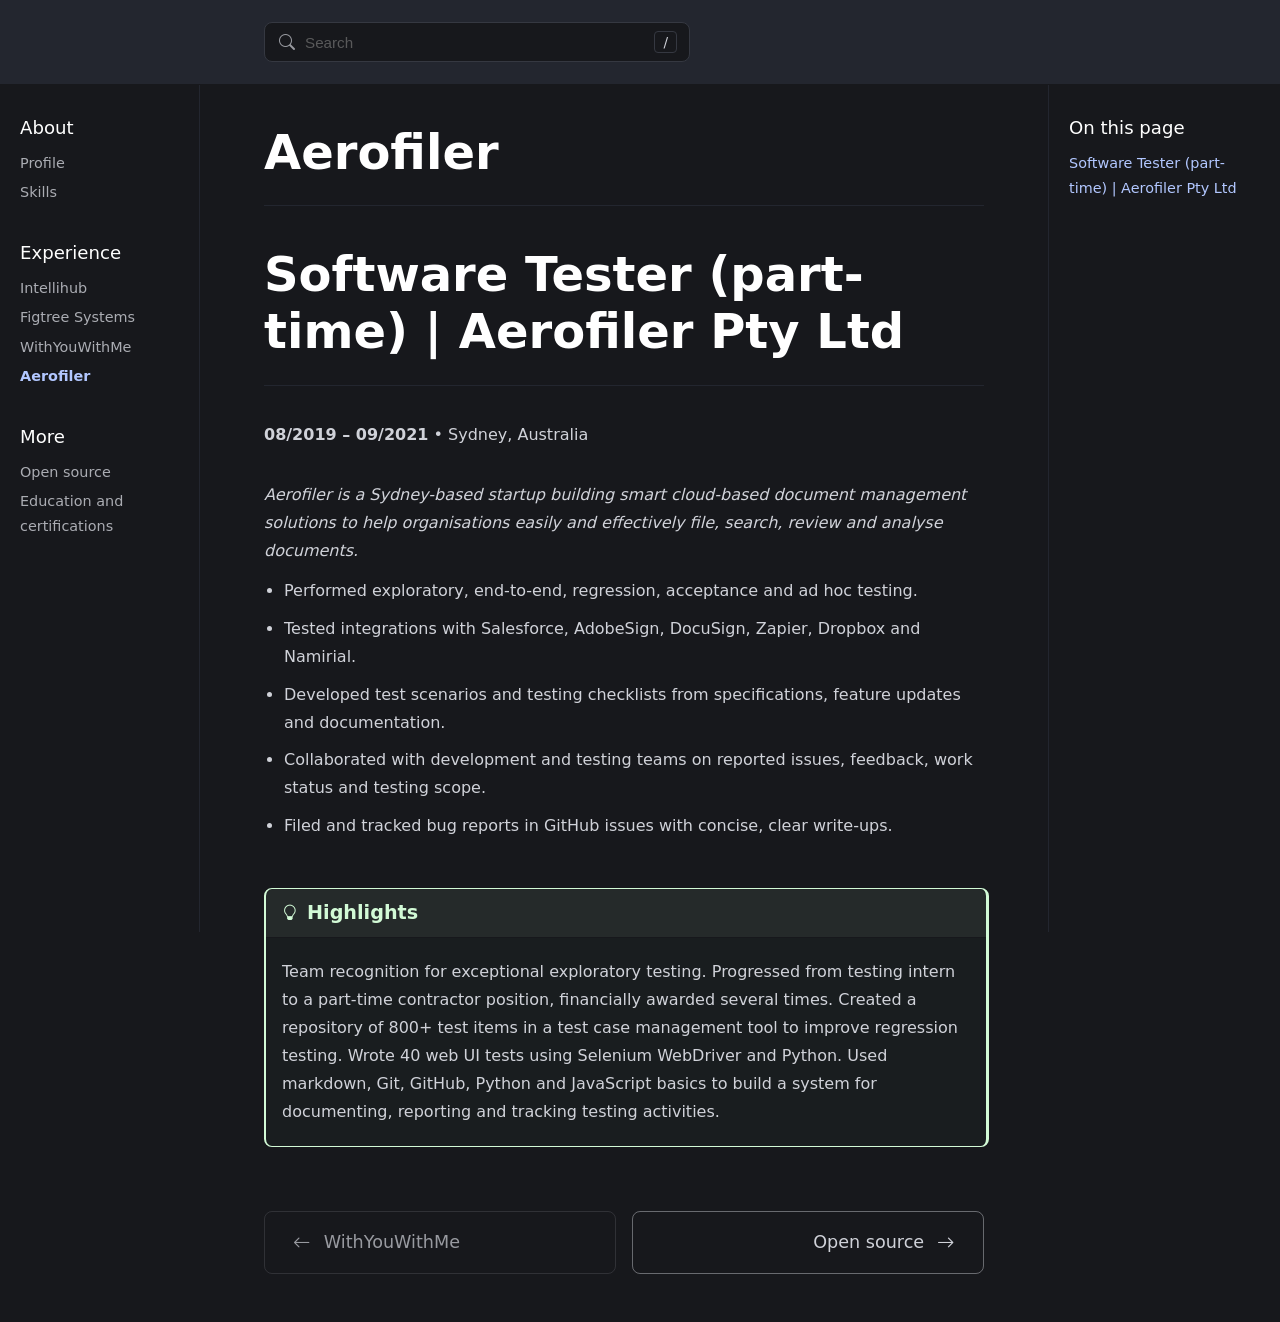
<file: cv-wiki/aerofiler/index.html>
<!DOCTYPE html>
<html lang="en">
  <head>
    <meta name="generator" content="Quarkdown">
    <meta charset="UTF-8">
    <meta name="viewport" content="width=device-width, initial-scale=1.0">
    <meta name="quarkdown:root-path" content="..">
    <meta name="quarkdown:search-index" content="../search-index.json">
    <title>Aerofiler</title>
    <script src="../script/quarkdown.min.js"></script>
    <script>const capabilities = window.quarkdownCapabilities</script>
    <script>window.texMacros = {}</script>
    <link href="../lib/bootstrap-icons/bootstrap-icons.min.css" rel="stylesheet">
    <link href="../theme/theme.css" rel="stylesheet">
    <style>

</style>
    <script>prepare(new DocsDocument());</script>
<template id="sidebar-template"><nav class="sidebar" role="doc-toc"><ol><li data-target-id="software-tester-part-time--aerofiler-pty-ltd" data-depth="1"><a href="#software-tester-part-time--aerofiler-pty-ltd">Software Tester (part-time) | Aerofiler Pty Ltd</a></li></ol></nav>
</template>  </head>
  <body class="quarkdown quarkdown-docs">
    <header>
      <aside class="margin-area"></aside>
      <main>
        <div class="search-wrapper">
          <div class="search-field"><i class="bi bi-search"></i><input type="text" id="search-input" placeholder="Search" autocomplete="off"><kbd>/</kbd></div>
        </div>
      </main>
      <aside class="margin-area"></aside>
    </header>
    <div class="content-wrapper">
      <aside class="margin-area" id="margin-area-left">
        <div class="position-top"></div>
        <div class="position-middle"></div>
        <div class="position-bottom"></div>
      </aside>
      <main><div class="page-margin-content page-margin-left-top" data-on-left-page="left-top" data-on-right-page="left-top"><nav role="navigation" data-role="page-list"><h3 id="about" data-decorative="">About</h3><ul><li><a href="../profile/">Profile</a></li><li><a href="../skills/">Skills</a></li></ul><h3 id="experience" data-decorative="">Experience</h3><ul><li><a href="../intellihub/">Intellihub</a></li><li><a href="../figtree/">Figtree Systems</a></li><li><a href="../wywm/">WithYouWithMe</a></li><li><a href="../aerofiler/" aria-current="page">Aerofiler</a></li></ul><h3 id="more" data-decorative="">More</h3><ul><li><a href="../projects/">Open source</a></li><li><a href="../credentials/">Education and certifications</a></li></ul></nav></div><div class="page-margin-content page-margin-right-top" data-on-left-page="right-top" data-on-right-page="right-top"><h3 id="table-of-contents">On this page</h3><nav role="table-of-contents" data-role="table-of-contents"><ol><li data-target-id="software-tester-part-time--aerofiler-pty-ltd" data-depth="1"><a href="#software-tester-part-time--aerofiler-pty-ltd">Software Tester (part-time) | Aerofiler Pty Ltd</a></li></ol></nav></div><h1 id="aerofiler" data-decorative="">Aerofiler</h1><h1 id="software-tester-part-time--aerofiler-pty-ltd">Software Tester (part-time) | Aerofiler Pty Ltd</h1><p><strong>08/2019 &ndash; 09/2021</strong> • Sydney, Australia</p><p><em>Aerofiler is a Sydney-based startup building smart cloud-based document management solutions to help organisations easily and effectively file, search, review and analyse documents.</em></p><ul><li>Performed exploratory, end-to-end, regression, acceptance and ad hoc testing.</li><li>Tested integrations with Salesforce, AdobeSign, DocuSign, Zapier, Dropbox and Namirial.</li><li>Developed test scenarios and testing checklists from specifications, feature updates and documentation.</li><li>Collaborated with development and testing teams on reported issues, feedback, work status and testing scope.</li><li>Filed and tracked bug reports in GitHub issues with concise, clear write-ups.</li></ul><div class="box tip"><header><h4>Highlights</h4></header><div class="box-content"><p>Team recognition for exceptional exploratory testing. Progressed from testing intern to a part-time contractor position, financially awarded several times. Created a repository of 800+ test items in a test case management tool to improve regression testing. Wrote 40 web UI tests using Selenium WebDriver and Python. Used markdown, Git, GitHub, Python and JavaScript basics to build a system for documenting, reporting and tracking testing activities.</p></div></div>
        <div id="footnote-area">
          <div class="footnote-rule"></div>
        </div>
        <div id="sibling-pages-button-area"></div>
        <footer>
          <div class="position-left"></div>
          <div class="position-center"></div>
          <div class="position-right"></div>
        </footer>
      </main>
      <aside class="margin-area" id="margin-area-right">
        <div class="position-top"></div>
        <div class="position-middle"></div>
        <div class="position-bottom"></div>
      </aside>
    </div>
  </body>
</html>
</file>
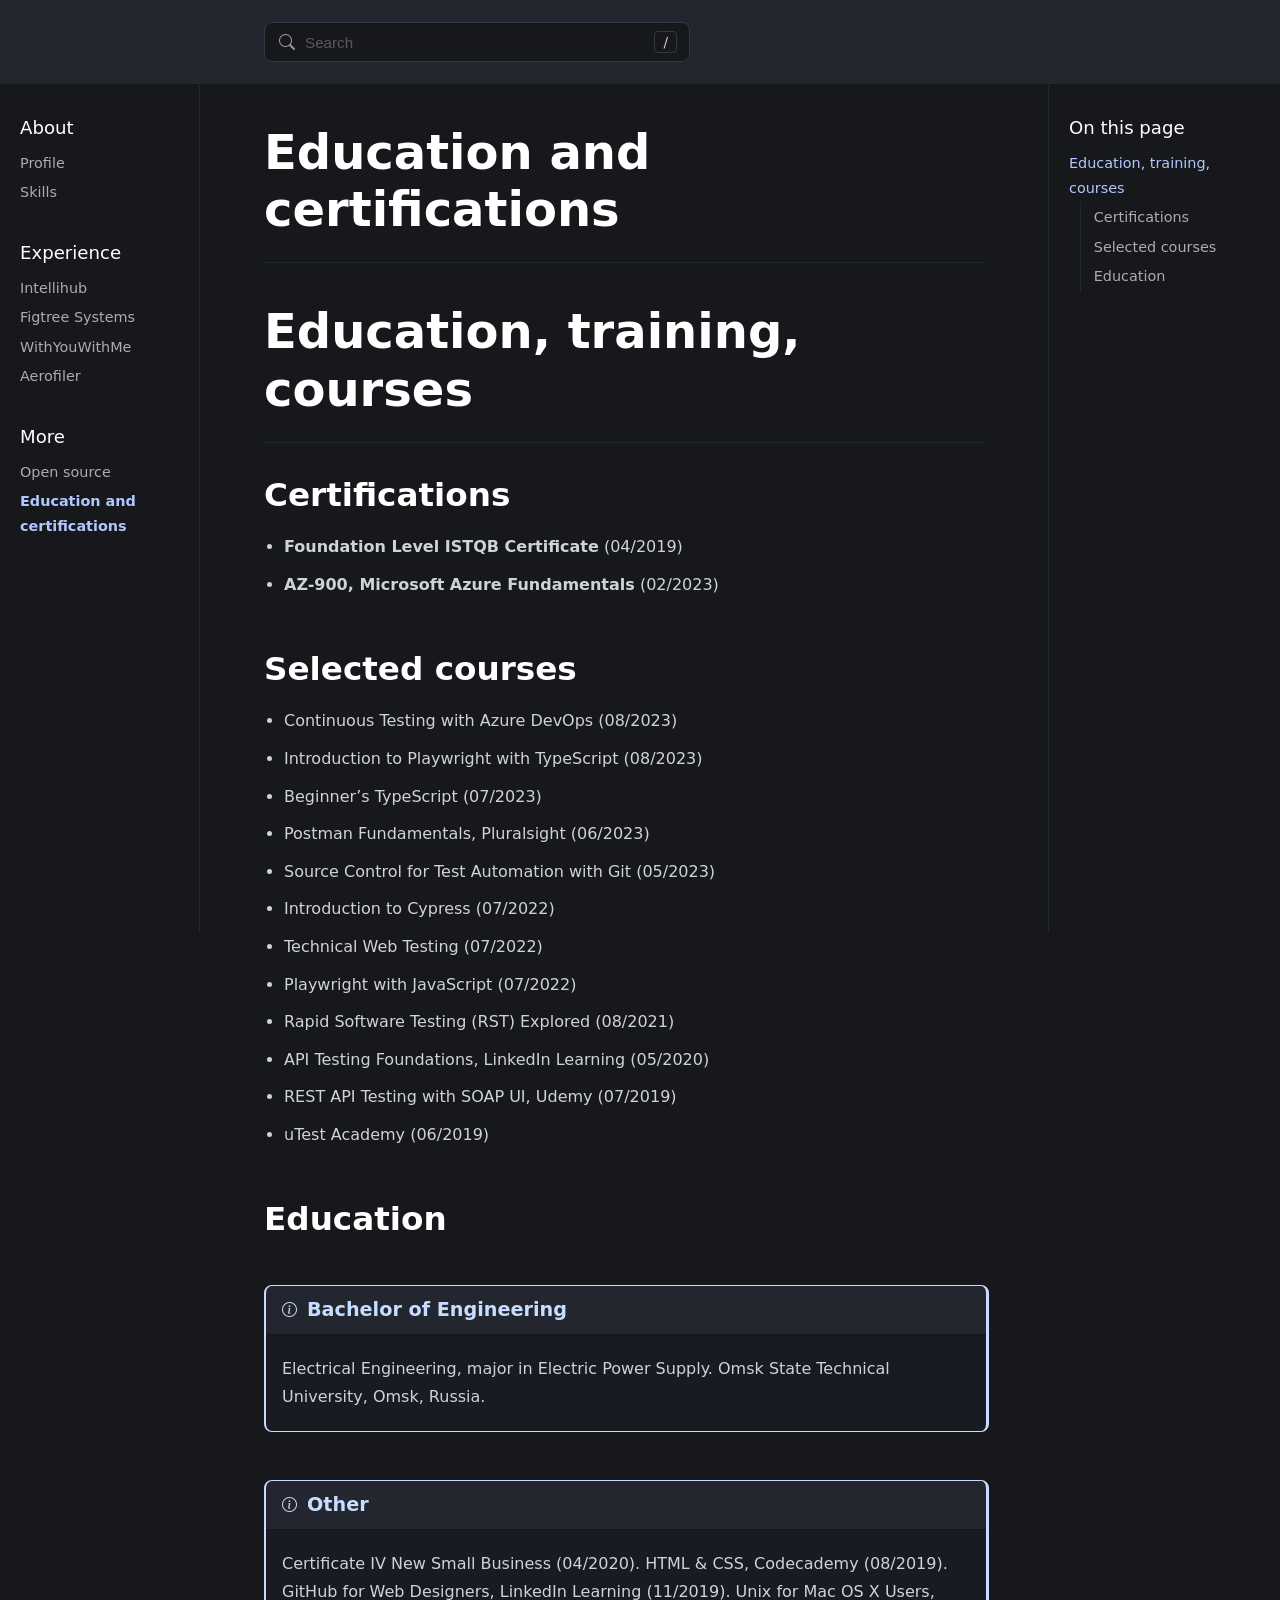
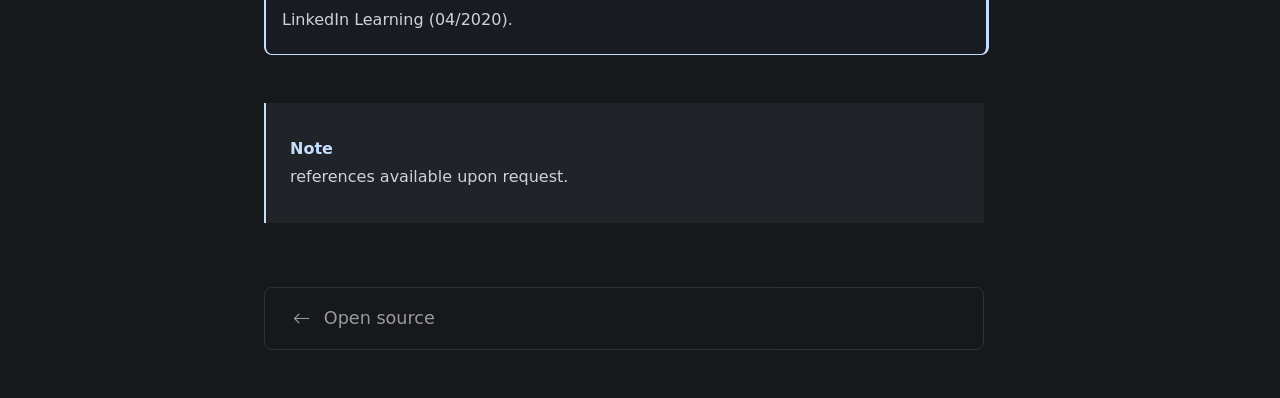
<file: cv-wiki/credentials/index.html>
<!DOCTYPE html>
<html lang="en">
  <head>
    <meta name="generator" content="Quarkdown">
    <meta charset="UTF-8">
    <meta name="viewport" content="width=device-width, initial-scale=1.0">
    <meta name="quarkdown:root-path" content="..">
    <meta name="quarkdown:search-index" content="../search-index.json">
    <title>Education and certifications</title>
    <script src="../script/quarkdown.min.js"></script>
    <script>const capabilities = window.quarkdownCapabilities</script>
    <script>window.texMacros = {}</script>
    <link href="../lib/bootstrap-icons/bootstrap-icons.min.css" rel="stylesheet">
    <link href="../theme/theme.css" rel="stylesheet">
    <style>

</style>
    <script>prepare(new DocsDocument());</script>
<template id="sidebar-template"><nav class="sidebar" role="doc-toc"><ol><li data-target-id="education-training-courses" data-depth="1"><a href="#education-training-courses">Education, training, courses</a><ol><li data-target-id="certifications" data-depth="2"><a href="#certifications">Certifications</a></li><li data-target-id="selected-courses" data-depth="2"><a href="#selected-courses">Selected courses</a></li><li data-target-id="education" data-depth="2"><a href="#education">Education</a></li></ol></li></ol></nav>
</template>  </head>
  <body class="quarkdown quarkdown-docs">
    <header>
      <aside class="margin-area"></aside>
      <main>
        <div class="search-wrapper">
          <div class="search-field"><i class="bi bi-search"></i><input type="text" id="search-input" placeholder="Search" autocomplete="off"><kbd>/</kbd></div>
        </div>
      </main>
      <aside class="margin-area"></aside>
    </header>
    <div class="content-wrapper">
      <aside class="margin-area" id="margin-area-left">
        <div class="position-top"></div>
        <div class="position-middle"></div>
        <div class="position-bottom"></div>
      </aside>
      <main><div class="page-margin-content page-margin-left-top" data-on-left-page="left-top" data-on-right-page="left-top"><nav role="navigation" data-role="page-list"><h3 id="about" data-decorative="">About</h3><ul><li><a href="../profile/">Profile</a></li><li><a href="../skills/">Skills</a></li></ul><h3 id="experience" data-decorative="">Experience</h3><ul><li><a href="../intellihub/">Intellihub</a></li><li><a href="../figtree/">Figtree Systems</a></li><li><a href="../wywm/">WithYouWithMe</a></li><li><a href="../aerofiler/">Aerofiler</a></li></ul><h3 id="more" data-decorative="">More</h3><ul><li><a href="../projects/">Open source</a></li><li><a href="../credentials/" aria-current="page">Education and certifications</a></li></ul></nav></div><div class="page-margin-content page-margin-right-top" data-on-left-page="right-top" data-on-right-page="right-top"><h3 id="table-of-contents">On this page</h3><nav role="table-of-contents" data-role="table-of-contents"><ol><li data-target-id="education-training-courses" data-depth="1"><a href="#education-training-courses">Education, training, courses</a><ol><li data-target-id="certifications" data-depth="2"><a href="#certifications">Certifications</a></li><li data-target-id="selected-courses" data-depth="2"><a href="#selected-courses">Selected courses</a></li><li data-target-id="education" data-depth="2"><a href="#education">Education</a></li></ol></li></ol></nav></div><h1 id="education-and-certifications" data-decorative="">Education and certifications</h1><h1 id="education-training-courses">Education, training, courses</h1><h2 id="certifications">Certifications</h2><ul><li><strong>Foundation Level ISTQB Certificate</strong> (04/2019)</li><li><strong>AZ-900, Microsoft Azure Fundamentals</strong> (02/2023)</li></ul><h2 id="selected-courses">Selected courses</h2><ul><li>Continuous Testing with Azure DevOps (08/2023)</li><li>Introduction to Playwright with TypeScript (08/2023)</li><li>Beginner&rsquo;s TypeScript (07/2023)</li><li>Postman Fundamentals, Pluralsight (06/2023)</li><li>Source Control for Test Automation with Git (05/2023)</li><li>Introduction to Cypress (07/2022)</li><li>Technical Web Testing (07/2022)</li><li>Playwright with JavaScript (07/2022)</li><li>Rapid Software Testing (RST) Explored (08/2021)</li><li>API Testing Foundations, LinkedIn Learning (05/2020)</li><li>REST API Testing with SOAP UI, Udemy (07/2019)</li><li>uTest Academy (06/2019)</li></ul><h2 id="education">Education</h2><div class="box note"><header><h4>Bachelor of Engineering</h4></header><div class="box-content"><p>Electrical Engineering, major in Electric Power Supply. Omsk State Technical University, Omsk, Russia.</p></div></div><div class="box note"><header><h4>Other</h4></header><div class="box-content"><p>Certificate IV New Small Business (04/2020). HTML &amp; CSS, Codecademy (08/2019). GitHub for Web Designers, LinkedIn Learning (11/2019). Unix for Mac OS X Users, LinkedIn Learning (04/2020).</p></div></div><blockquote class="note" style="--quote-type-label: 'Note';" data-labeled=""><p>references available upon request.</p></blockquote>
        <div id="footnote-area">
          <div class="footnote-rule"></div>
        </div>
        <div id="sibling-pages-button-area"></div>
        <footer>
          <div class="position-left"></div>
          <div class="position-center"></div>
          <div class="position-right"></div>
        </footer>
      </main>
      <aside class="margin-area" id="margin-area-right">
        <div class="position-top"></div>
        <div class="position-middle"></div>
        <div class="position-bottom"></div>
      </aside>
    </div>
  </body>
</html>
</file>
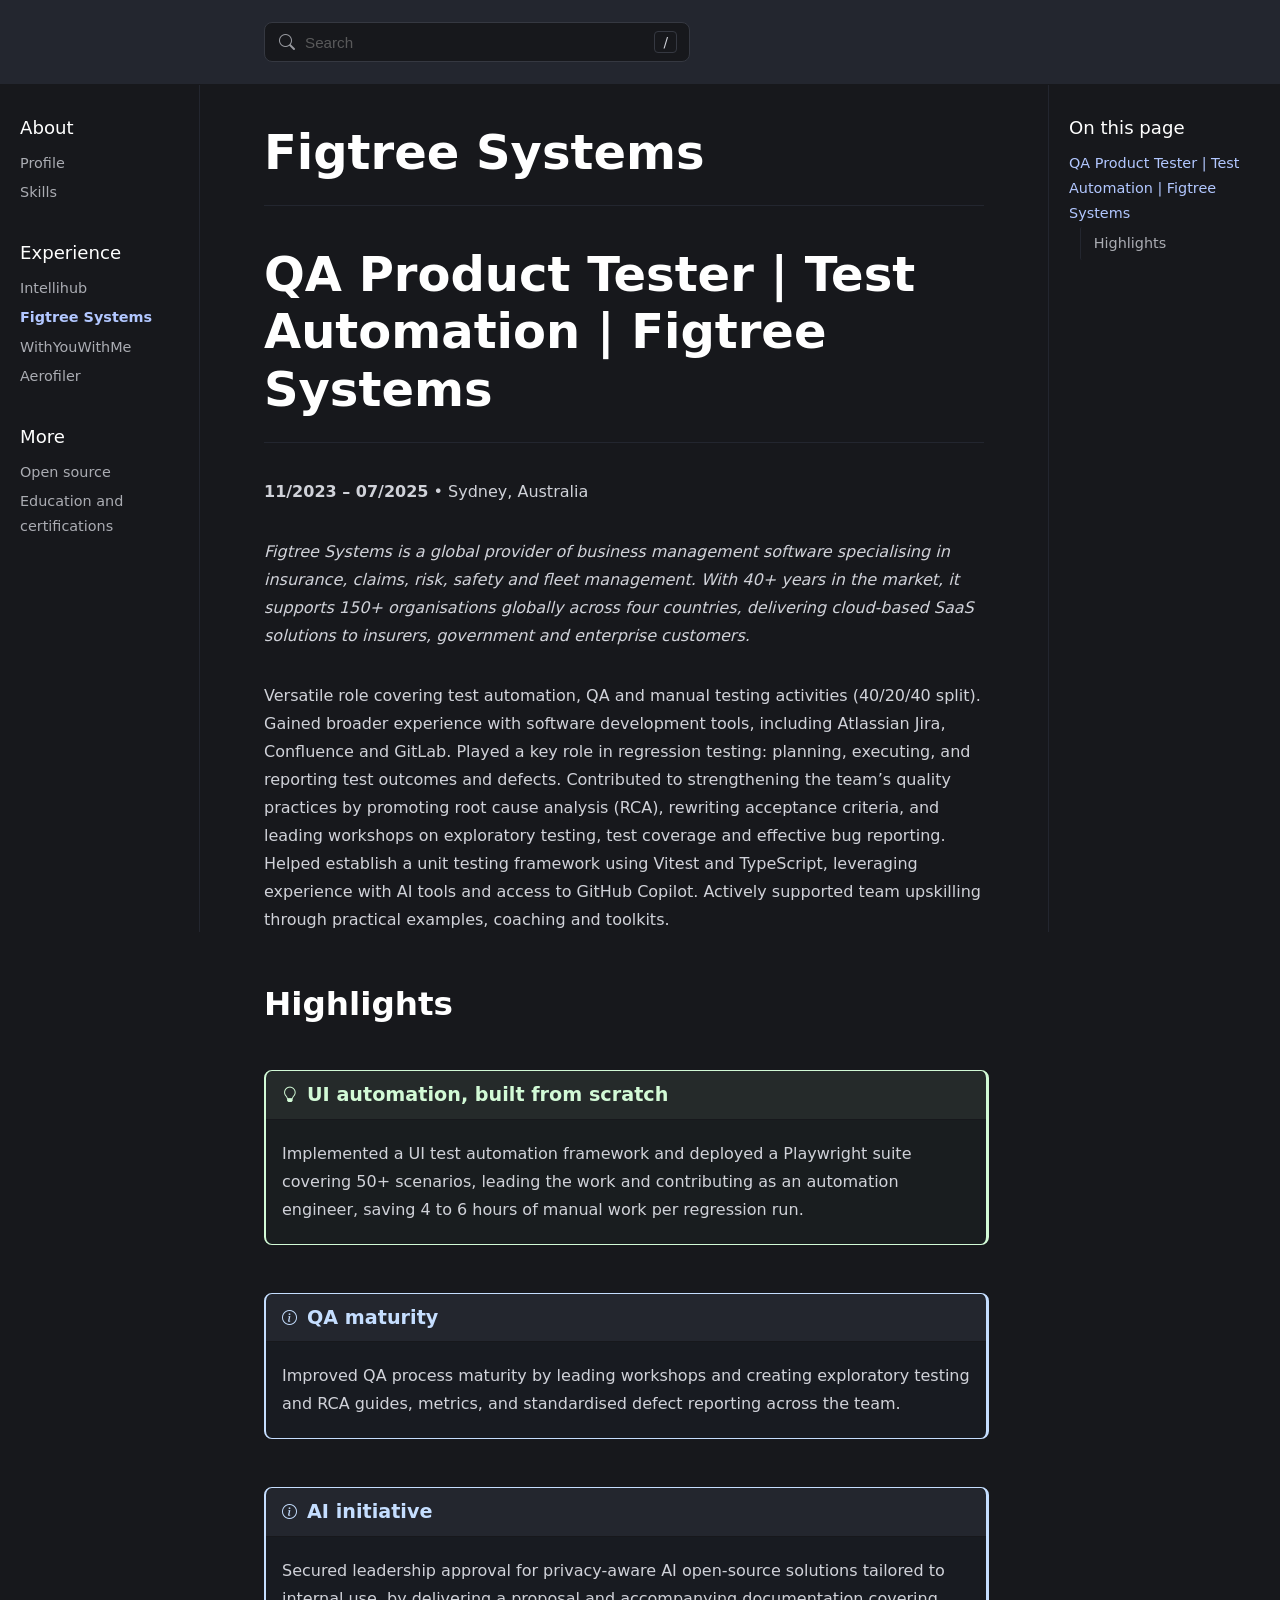
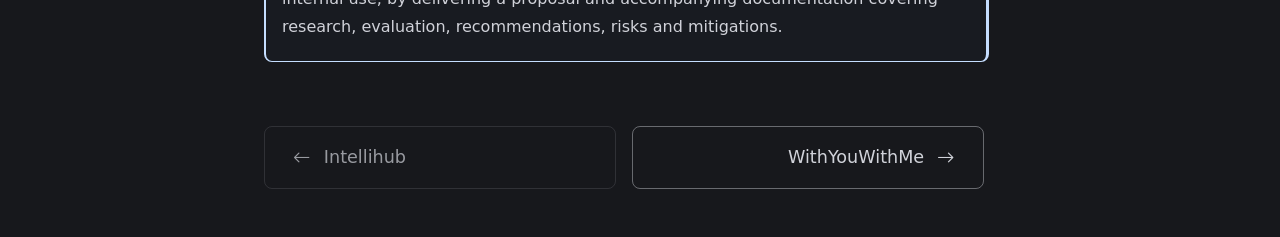
<file: cv-wiki/figtree/index.html>
<!DOCTYPE html>
<html lang="en">
  <head>
    <meta name="generator" content="Quarkdown">
    <meta charset="UTF-8">
    <meta name="viewport" content="width=device-width, initial-scale=1.0">
    <meta name="quarkdown:root-path" content="..">
    <meta name="quarkdown:search-index" content="../search-index.json">
    <title>Figtree Systems</title>
    <script src="../script/quarkdown.min.js"></script>
    <script>const capabilities = window.quarkdownCapabilities</script>
    <script>window.texMacros = {}</script>
    <link href="../lib/bootstrap-icons/bootstrap-icons.min.css" rel="stylesheet">
    <link href="../theme/theme.css" rel="stylesheet">
    <style>

</style>
    <script>prepare(new DocsDocument());</script>
<template id="sidebar-template"><nav class="sidebar" role="doc-toc"><ol><li data-target-id="qa-product-tester--test-automation--figtree-systems" data-depth="1"><a href="#qa-product-tester--test-automation--figtree-systems">QA Product Tester | Test Automation | Figtree Systems</a><ol><li data-target-id="highlights" data-depth="2"><a href="#highlights">Highlights</a></li></ol></li></ol></nav>
</template>  </head>
  <body class="quarkdown quarkdown-docs">
    <header>
      <aside class="margin-area"></aside>
      <main>
        <div class="search-wrapper">
          <div class="search-field"><i class="bi bi-search"></i><input type="text" id="search-input" placeholder="Search" autocomplete="off"><kbd>/</kbd></div>
        </div>
      </main>
      <aside class="margin-area"></aside>
    </header>
    <div class="content-wrapper">
      <aside class="margin-area" id="margin-area-left">
        <div class="position-top"></div>
        <div class="position-middle"></div>
        <div class="position-bottom"></div>
      </aside>
      <main><div class="page-margin-content page-margin-left-top" data-on-left-page="left-top" data-on-right-page="left-top"><nav role="navigation" data-role="page-list"><h3 id="about" data-decorative="">About</h3><ul><li><a href="../profile/">Profile</a></li><li><a href="../skills/">Skills</a></li></ul><h3 id="experience" data-decorative="">Experience</h3><ul><li><a href="../intellihub/">Intellihub</a></li><li><a href="../figtree/" aria-current="page">Figtree Systems</a></li><li><a href="../wywm/">WithYouWithMe</a></li><li><a href="../aerofiler/">Aerofiler</a></li></ul><h3 id="more" data-decorative="">More</h3><ul><li><a href="../projects/">Open source</a></li><li><a href="../credentials/">Education and certifications</a></li></ul></nav></div><div class="page-margin-content page-margin-right-top" data-on-left-page="right-top" data-on-right-page="right-top"><h3 id="table-of-contents">On this page</h3><nav role="table-of-contents" data-role="table-of-contents"><ol><li data-target-id="qa-product-tester--test-automation--figtree-systems" data-depth="1"><a href="#qa-product-tester--test-automation--figtree-systems">QA Product Tester | Test Automation | Figtree Systems</a><ol><li data-target-id="highlights" data-depth="2"><a href="#highlights">Highlights</a></li></ol></li></ol></nav></div><h1 id="figtree-systems" data-decorative="">Figtree Systems</h1><h1 id="qa-product-tester--test-automation--figtree-systems">QA Product Tester | Test Automation | Figtree Systems</h1><p><strong>11/2023 &ndash; 07/2025</strong> • Sydney, Australia</p><p><em>Figtree Systems is a global provider of business management software specialising in insurance, claims, risk, safety and fleet management. With 40+ years in the market, it supports 150+ organisations globally across four countries, delivering cloud-based SaaS solutions to insurers, government and enterprise customers.</em></p><p>Versatile role covering test automation, QA and manual testing activities (40/20/40 split). Gained broader experience with software development tools, including Atlassian Jira, Confluence and GitLab. Played a key role in regression testing: planning, executing, and reporting test outcomes and defects. Contributed to strengthening the team&rsquo;s quality practices by promoting root cause analysis (RCA), rewriting acceptance criteria, and leading workshops on exploratory testing, test coverage and effective bug reporting. Helped establish a unit testing framework using Vitest and TypeScript, leveraging experience with AI tools and access to GitHub Copilot. Actively supported team upskilling through practical examples, coaching and toolkits.</p><h2 id="highlights">Highlights</h2><div class="box tip"><header><h4>UI automation, built from scratch</h4></header><div class="box-content"><p>Implemented a UI test automation framework and deployed a Playwright suite covering 50+ scenarios, leading the work and contributing as an automation engineer, saving 4 to 6 hours of manual work per regression run.</p></div></div><div class="box note"><header><h4>QA maturity</h4></header><div class="box-content"><p>Improved QA process maturity by leading workshops and creating exploratory testing and RCA guides, metrics, and standardised defect reporting across the team.</p></div></div><div class="box note"><header><h4>AI initiative</h4></header><div class="box-content"><p>Secured leadership approval for privacy-aware AI open-source solutions tailored to internal use, by delivering a proposal and accompanying documentation covering research, evaluation, recommendations, risks and mitigations.</p></div></div>
        <div id="footnote-area">
          <div class="footnote-rule"></div>
        </div>
        <div id="sibling-pages-button-area"></div>
        <footer>
          <div class="position-left"></div>
          <div class="position-center"></div>
          <div class="position-right"></div>
        </footer>
      </main>
      <aside class="margin-area" id="margin-area-right">
        <div class="position-top"></div>
        <div class="position-middle"></div>
        <div class="position-bottom"></div>
      </aside>
    </div>
  </body>
</html>
</file>
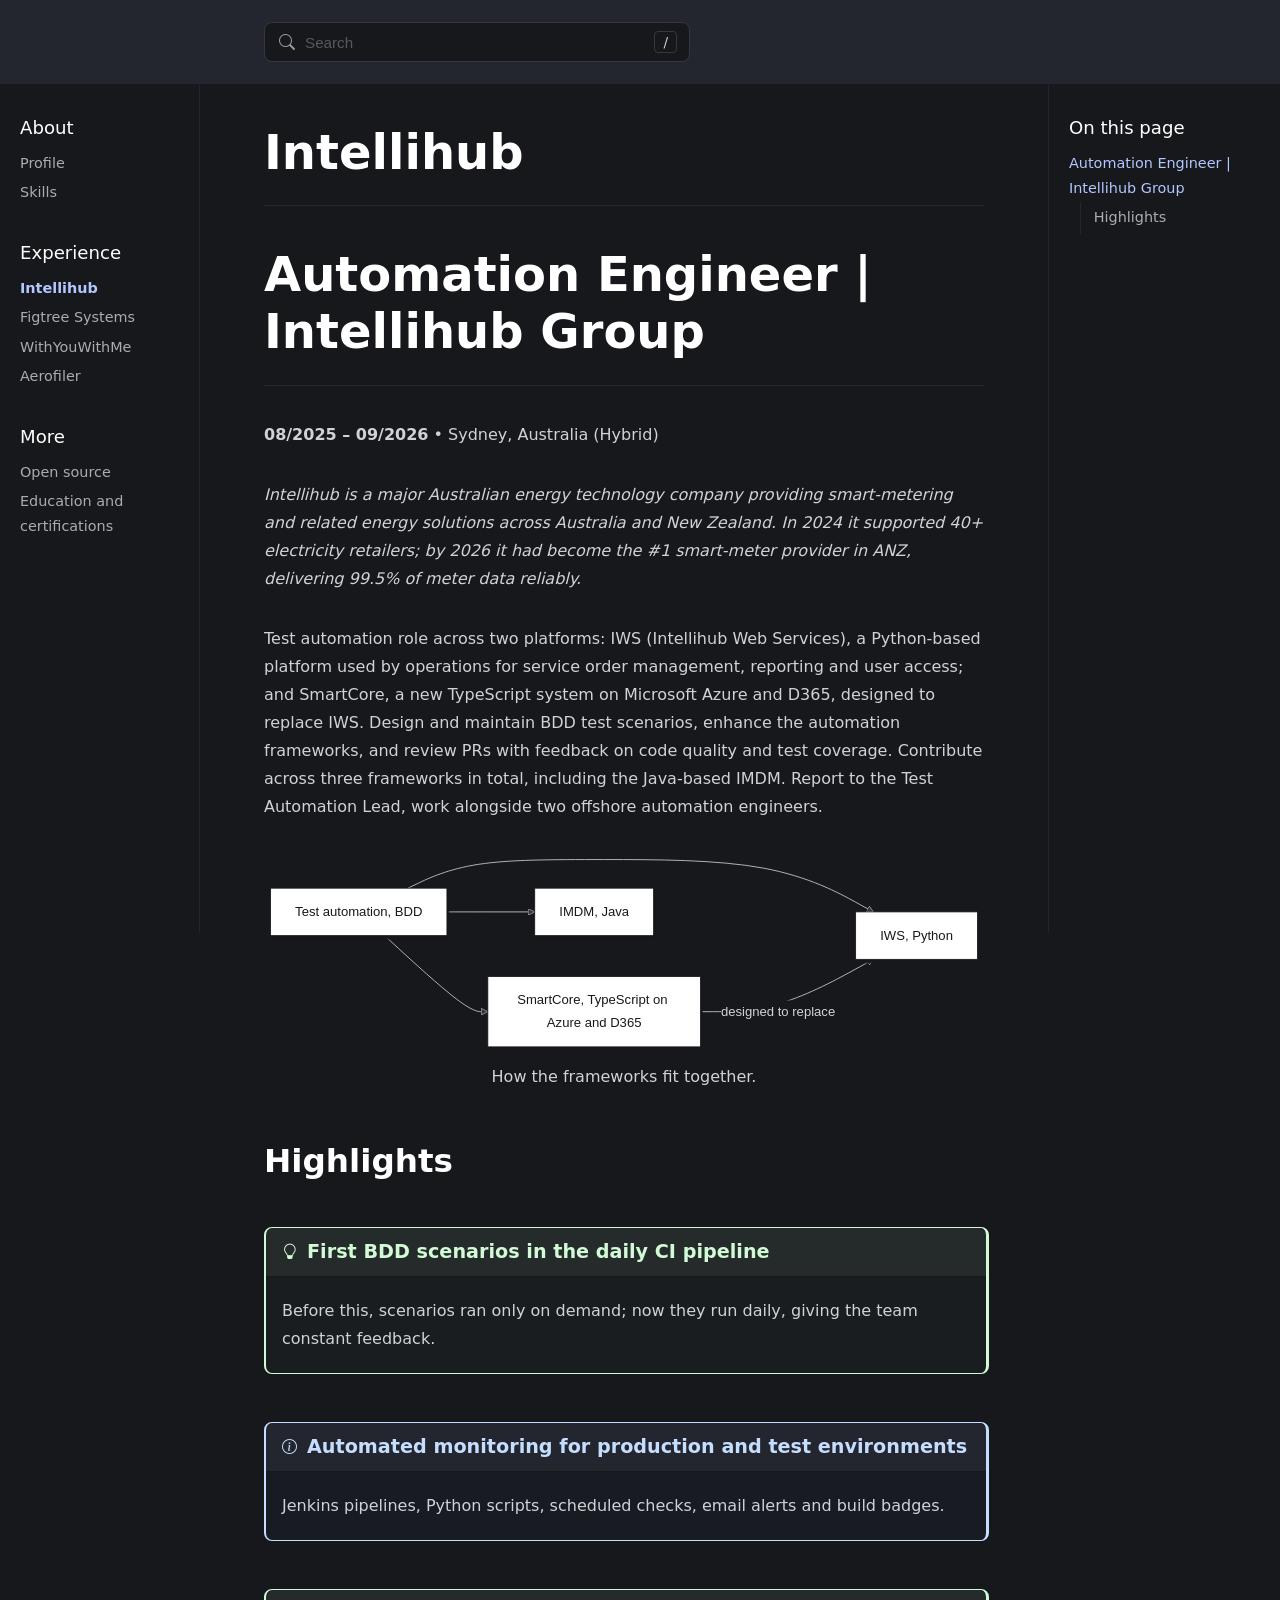
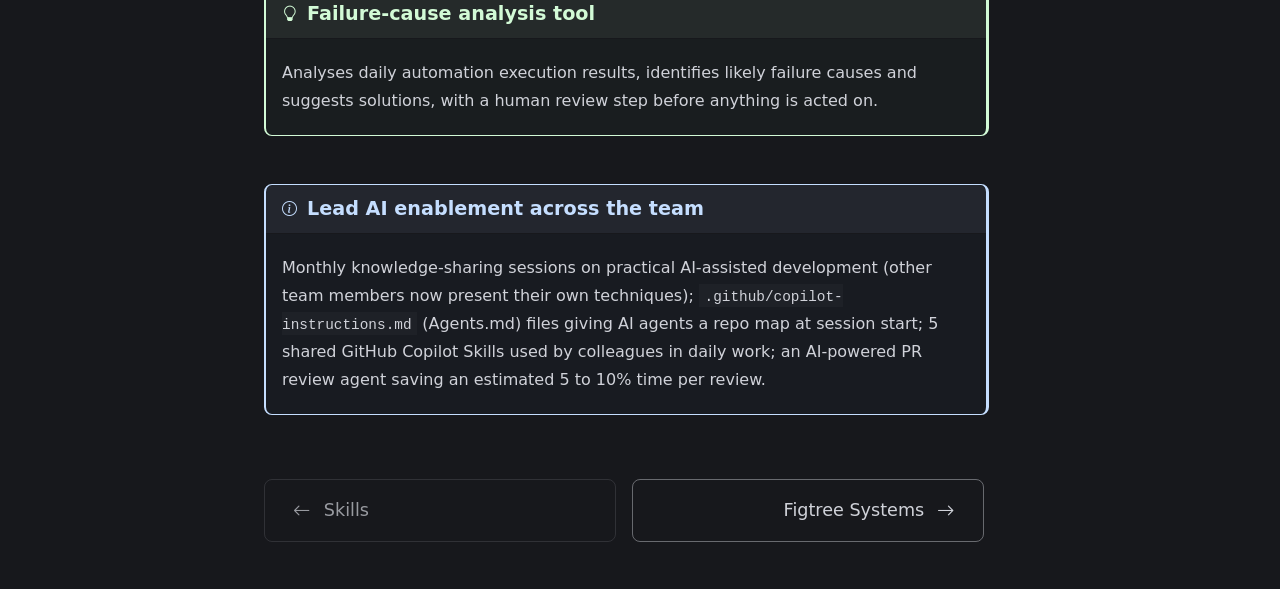
<file: cv-wiki/intellihub/index.html>
<!DOCTYPE html>
<html lang="en">
  <head>
    <meta name="generator" content="Quarkdown">
    <meta charset="UTF-8">
    <meta name="viewport" content="width=device-width, initial-scale=1.0">
    <meta name="quarkdown:root-path" content="..">
    <meta name="quarkdown:search-index" content="../search-index.json">
    <title>Intellihub</title>
    <script src="../script/quarkdown.min.js"></script>
    <script>const capabilities = window.quarkdownCapabilities</script>
    <script>window.texMacros = {}</script>
    <link href="../lib/bootstrap-icons/bootstrap-icons.min.css" rel="stylesheet">
    <script src="../lib/mermaid/mermaid.min.js"></script>
    <script>capabilities.mermaid = true;</script>
    <link href="../theme/theme.css" rel="stylesheet">
    <style>

</style>
    <script>prepare(new DocsDocument());</script>
<template id="sidebar-template"><nav class="sidebar" role="doc-toc"><ol><li data-target-id="automation-engineer--intellihub-group" data-depth="1"><a href="#automation-engineer--intellihub-group">Automation Engineer | Intellihub Group</a><ol><li data-target-id="highlights" data-depth="2"><a href="#highlights">Highlights</a></li></ol></li></ol></nav>
</template>  </head>
  <body class="quarkdown quarkdown-docs">
    <header>
      <aside class="margin-area"></aside>
      <main>
        <div class="search-wrapper">
          <div class="search-field"><i class="bi bi-search"></i><input type="text" id="search-input" placeholder="Search" autocomplete="off"><kbd>/</kbd></div>
        </div>
      </main>
      <aside class="margin-area"></aside>
    </header>
    <div class="content-wrapper">
      <aside class="margin-area" id="margin-area-left">
        <div class="position-top"></div>
        <div class="position-middle"></div>
        <div class="position-bottom"></div>
      </aside>
      <main><div class="page-margin-content page-margin-left-top" data-on-left-page="left-top" data-on-right-page="left-top"><nav role="navigation" data-role="page-list"><h3 id="about" data-decorative="">About</h3><ul><li><a href="../profile/">Profile</a></li><li><a href="../skills/">Skills</a></li></ul><h3 id="experience" data-decorative="">Experience</h3><ul><li><a href="../intellihub/" aria-current="page">Intellihub</a></li><li><a href="../figtree/">Figtree Systems</a></li><li><a href="../wywm/">WithYouWithMe</a></li><li><a href="../aerofiler/">Aerofiler</a></li></ul><h3 id="more" data-decorative="">More</h3><ul><li><a href="../projects/">Open source</a></li><li><a href="../credentials/">Education and certifications</a></li></ul></nav></div><div class="page-margin-content page-margin-right-top" data-on-left-page="right-top" data-on-right-page="right-top"><h3 id="table-of-contents">On this page</h3><nav role="table-of-contents" data-role="table-of-contents"><ol><li data-target-id="automation-engineer--intellihub-group" data-depth="1"><a href="#automation-engineer--intellihub-group">Automation Engineer | Intellihub Group</a><ol><li data-target-id="highlights" data-depth="2"><a href="#highlights">Highlights</a></li></ol></li></ol></nav></div><h1 id="intellihub" data-decorative="">Intellihub</h1><h1 id="automation-engineer--intellihub-group">Automation Engineer | Intellihub Group</h1><p><strong>08/2025 &ndash; 09/2026</strong> • Sydney, Australia (Hybrid)</p><p><em>Intellihub is a major Australian energy technology company providing smart-metering and related energy solutions across Australia and New Zealand. In 2024 it supported 40+ electricity retailers; by 2026 it had become the #1 smart-meter provider in ANZ, delivering 99.5% of meter data reliably.</em></p><p>Test automation role across two platforms: IWS (Intellihub Web Services), a Python-based platform used by operations for service order management, reporting and user access; and SmartCore, a new TypeScript system on Microsoft Azure and D365, designed to replace IWS. Design and maintain BDD test scenarios, enhance the automation frameworks, and review PRs with feedback on code quality and test coverage. Contribute across three frameworks in total, including the Java-based IMDM. Report to the Test Automation Lead, work alongside two offshore automation engineers.</p><figure><pre class="mermaid">flowchart LR
    QA[Test automation, BDD] --&gt; IWS[IWS, Python]
    QA --&gt; SC[SmartCore, TypeScript on Azure and D365]
    QA --&gt; IMDM[IMDM, Java]
    SC --&gt;|designed to replace| IWS</pre><figcaption class="caption-bottom" data-localized-kind="Figure">How the frameworks fit together.</figcaption></figure><h2 id="highlights">Highlights</h2><div class="box tip"><header><h4>First BDD scenarios in the daily CI pipeline</h4></header><div class="box-content"><p>Before this, scenarios ran only on demand; now they run daily, giving the team constant feedback.</p></div></div><div class="box note"><header><h4>Automated monitoring for production and test environments</h4></header><div class="box-content"><p>Jenkins pipelines, Python scripts, scheduled checks, email alerts and build badges.</p></div></div><div class="box tip"><header><h4>Failure-cause analysis tool</h4></header><div class="box-content"><p>Analyses daily automation execution results, identifies likely failure causes and suggests solutions, with a human review step before anything is acted on.</p></div></div><div class="box note"><header><h4>Lead AI enablement across the team</h4></header><div class="box-content"><p>Monthly knowledge-sharing sessions on practical AI-assisted development (other team members now present their own techniques); <span class="codespan-content"><code>.github/copilot-instructions.md</code></span> (Agents.md) files giving AI agents a repo map at session start; 5 shared GitHub Copilot Skills used by colleagues in daily work; an AI-powered PR review agent saving an estimated 5 to 10% time per review.</p></div></div>
        <div id="footnote-area">
          <div class="footnote-rule"></div>
        </div>
        <div id="sibling-pages-button-area"></div>
        <footer>
          <div class="position-left"></div>
          <div class="position-center"></div>
          <div class="position-right"></div>
        </footer>
      </main>
      <aside class="margin-area" id="margin-area-right">
        <div class="position-top"></div>
        <div class="position-middle"></div>
        <div class="position-bottom"></div>
      </aside>
    </div>
  </body>
</html>
</file>
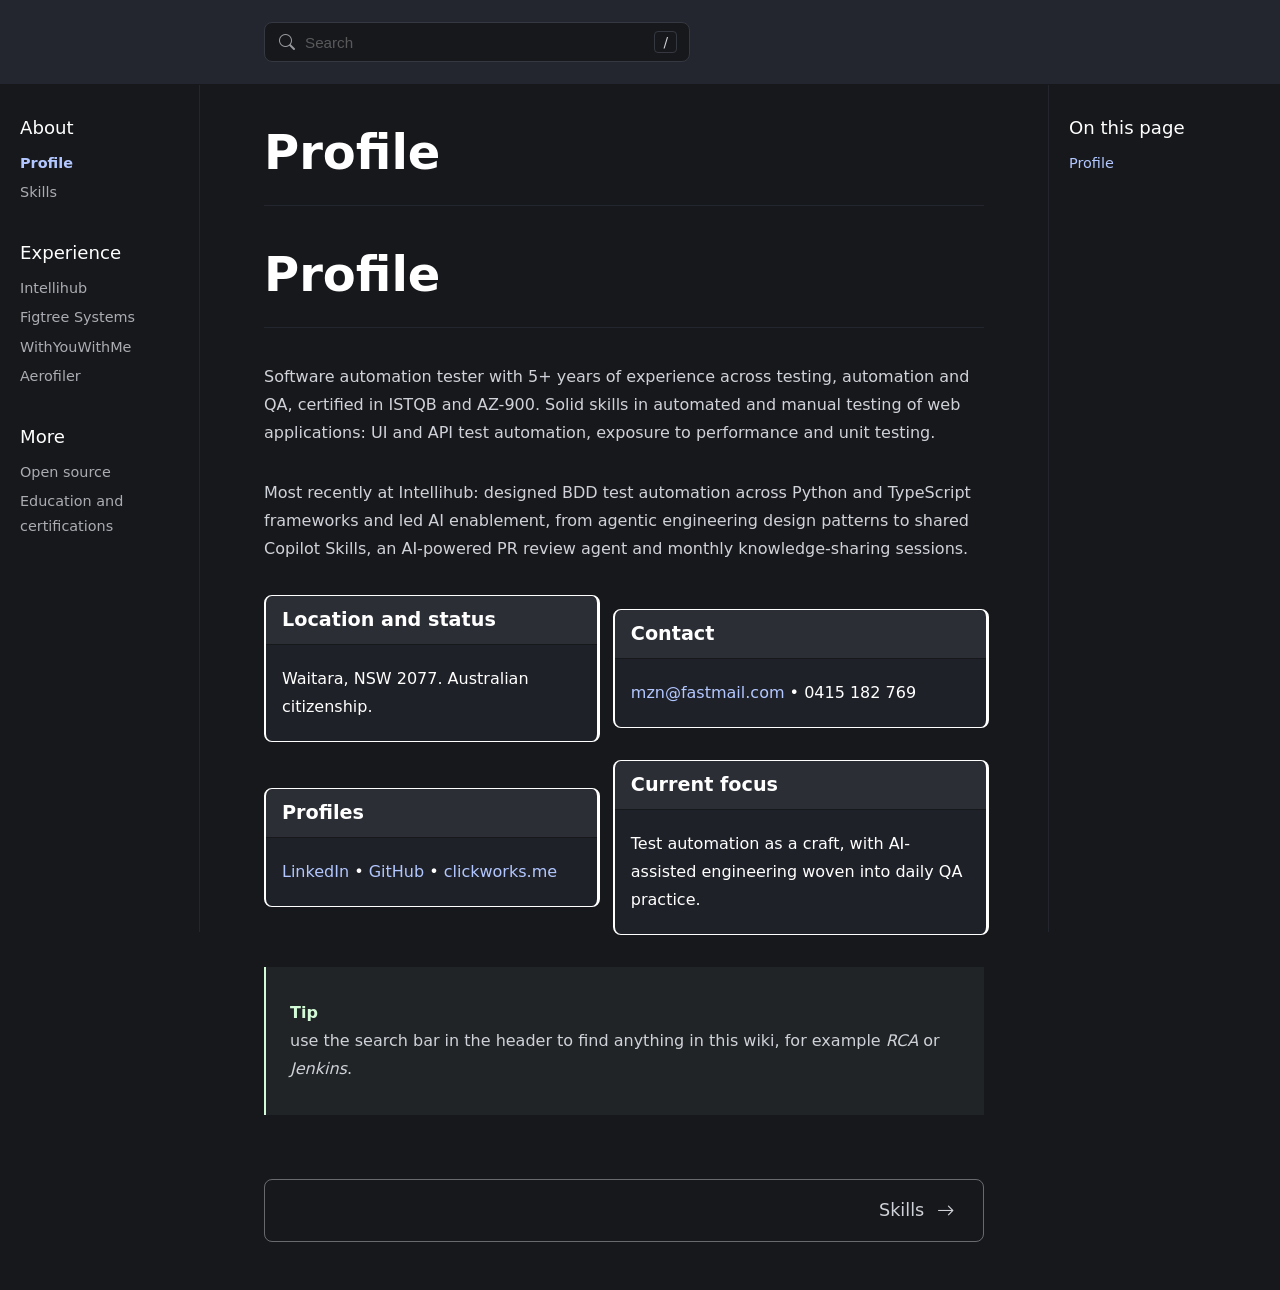
<file: cv-wiki/profile/index.html>
<!DOCTYPE html>
<html lang="en">
  <head>
    <meta name="generator" content="Quarkdown">
    <meta charset="UTF-8">
    <meta name="viewport" content="width=device-width, initial-scale=1.0">
    <meta name="quarkdown:root-path" content="..">
    <meta name="quarkdown:search-index" content="../search-index.json">
    <title>Profile</title>
    <script src="../script/quarkdown.min.js"></script>
    <script>const capabilities = window.quarkdownCapabilities</script>
    <script>window.texMacros = {}</script>
    <link href="../lib/bootstrap-icons/bootstrap-icons.min.css" rel="stylesheet">
    <link href="../theme/theme.css" rel="stylesheet">
    <style>

</style>
    <script>prepare(new DocsDocument());</script>
<template id="sidebar-template"><nav class="sidebar" role="doc-toc"><ol><li data-target-id="profile-2" data-depth="1"><a href="#profile-2">Profile</a></li></ol></nav>
</template>  </head>
  <body class="quarkdown quarkdown-docs">
    <header>
      <aside class="margin-area"></aside>
      <main>
        <div class="search-wrapper">
          <div class="search-field"><i class="bi bi-search"></i><input type="text" id="search-input" placeholder="Search" autocomplete="off"><kbd>/</kbd></div>
        </div>
      </main>
      <aside class="margin-area"></aside>
    </header>
    <div class="content-wrapper">
      <aside class="margin-area" id="margin-area-left">
        <div class="position-top"></div>
        <div class="position-middle"></div>
        <div class="position-bottom"></div>
      </aside>
      <main><div class="page-margin-content page-margin-left-top" data-on-left-page="left-top" data-on-right-page="left-top"><nav role="navigation" data-role="page-list"><h3 id="about" data-decorative="">About</h3><ul><li><a href="../profile/" aria-current="page">Profile</a></li><li><a href="../skills/">Skills</a></li></ul><h3 id="experience" data-decorative="">Experience</h3><ul><li><a href="../intellihub/">Intellihub</a></li><li><a href="../figtree/">Figtree Systems</a></li><li><a href="../wywm/">WithYouWithMe</a></li><li><a href="../aerofiler/">Aerofiler</a></li></ul><h3 id="more" data-decorative="">More</h3><ul><li><a href="../projects/">Open source</a></li><li><a href="../credentials/">Education and certifications</a></li></ul></nav></div><div class="page-margin-content page-margin-right-top" data-on-left-page="right-top" data-on-right-page="right-top"><h3 id="table-of-contents">On this page</h3><nav role="table-of-contents" data-role="table-of-contents"><ol><li data-target-id="profile-2" data-depth="1"><a href="#profile-2">Profile</a></li></ol></nav></div><h1 id="profile" data-decorative="">Profile</h1><h1 id="profile-2">Profile</h1><p>Software automation tester with 5+ years of experience across testing, automation and QA, certified in ISTQB and AZ-900. Solid skills in automated and manual testing of web applications: UI and API test automation, exposure to performance and unit testing.</p><p>Most recently at Intellihub: designed BDD test automation across Python and TypeScript frameworks and led AI enablement, from agentic engineering design patterns to shared Copilot Skills, an AI-powered PR review agent and monthly knowledge-sharing sessions.</p><div style="grid-template-columns: auto auto; justify-content: center; align-items: center; row-gap: 18.0px; column-gap: 18.0px;" class="stack stack-grid"><div class="box callout"><header><h4>Location and status</h4></header><div class="box-content"><p>Waitara, NSW 2077. Australian citizenship.</p></div></div><div class="box callout"><header><h4>Contact</h4></header><div class="box-content"><p><a href="mailto:mzn@fastmail.com">mzn@fastmail.com</a> • 0415 182 769</p></div></div><div class="box callout"><header><h4>Profiles</h4></header><div class="box-content"><p><a href="https://www.linkedin.com/in/maksimzinovevau/">LinkedIn</a> • <a href="https://github.com/MaksimZinovev">GitHub</a> • <a href="http://clickworks.me/">clickworks.me</a></p></div></div><div class="box callout"><header><h4>Current focus</h4></header><div class="box-content"><p>Test automation as a craft, with AI-assisted engineering woven into daily QA practice.</p></div></div></div><blockquote class="tip" style="--quote-type-label: 'Tip';" data-labeled=""><p>use the search bar in the header to find anything in this wiki, for example <em>RCA</em> or <em>Jenkins</em>.</p></blockquote>
        <div id="footnote-area">
          <div class="footnote-rule"></div>
        </div>
        <div id="sibling-pages-button-area"></div>
        <footer>
          <div class="position-left"></div>
          <div class="position-center"></div>
          <div class="position-right"></div>
        </footer>
      </main>
      <aside class="margin-area" id="margin-area-right">
        <div class="position-top"></div>
        <div class="position-middle"></div>
        <div class="position-bottom"></div>
      </aside>
    </div>
  </body>
</html>
</file>
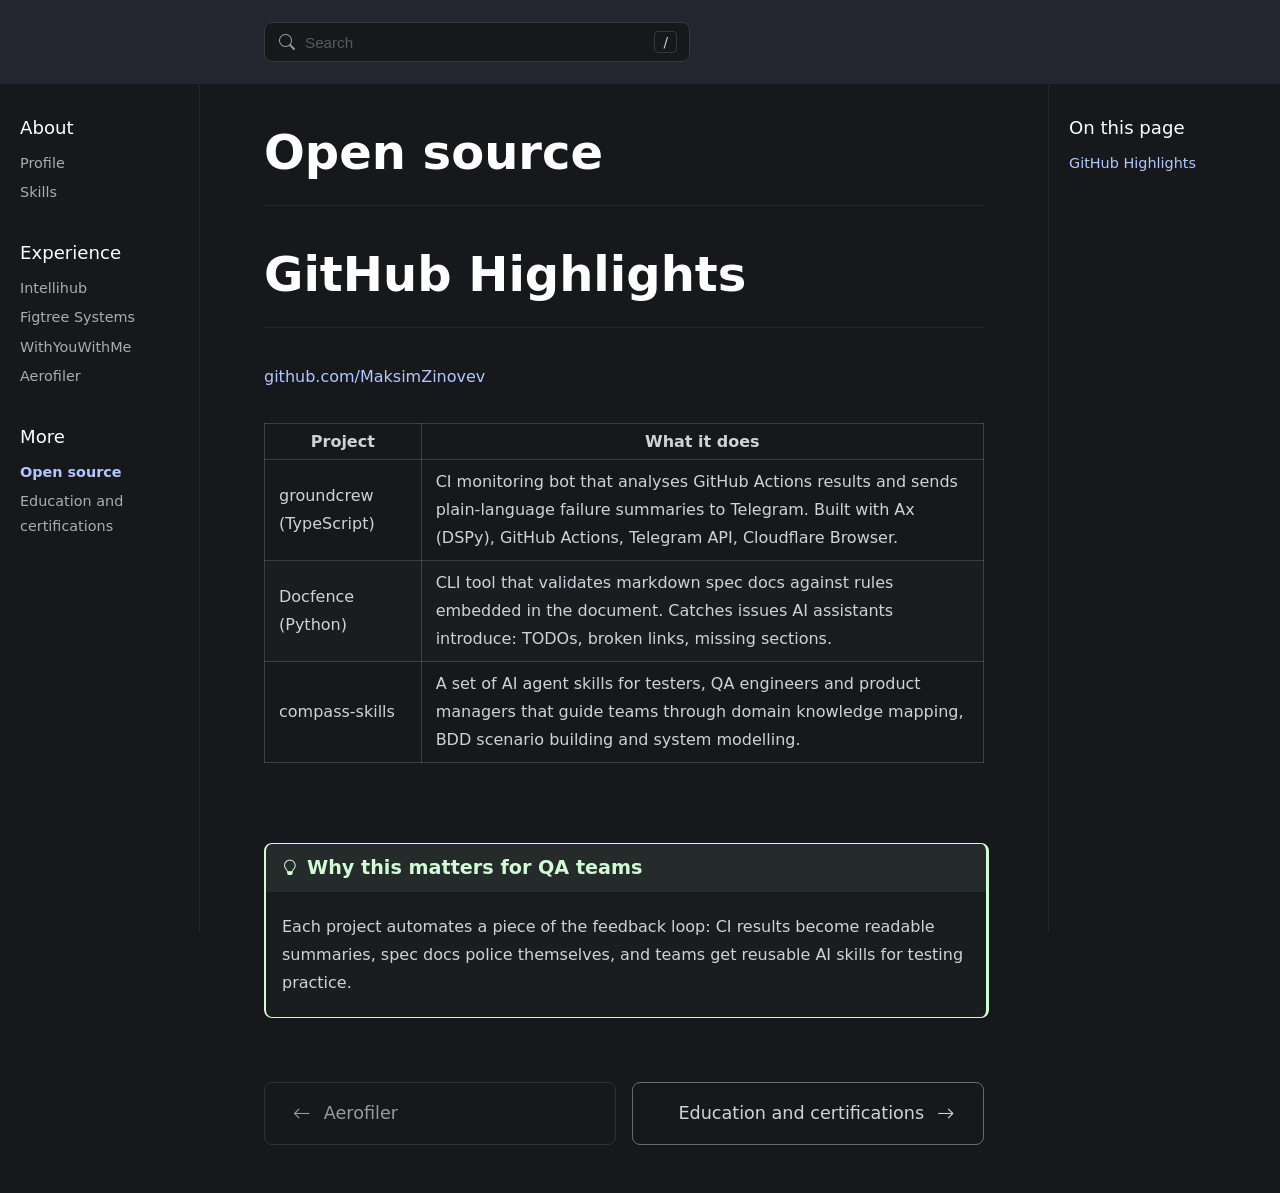
<file: cv-wiki/projects/index.html>
<!DOCTYPE html>
<html lang="en">
  <head>
    <meta name="generator" content="Quarkdown">
    <meta charset="UTF-8">
    <meta name="viewport" content="width=device-width, initial-scale=1.0">
    <meta name="quarkdown:root-path" content="..">
    <meta name="quarkdown:search-index" content="../search-index.json">
    <title>Open source</title>
    <script src="../script/quarkdown.min.js"></script>
    <script>const capabilities = window.quarkdownCapabilities</script>
    <script>window.texMacros = {}</script>
    <link href="../lib/bootstrap-icons/bootstrap-icons.min.css" rel="stylesheet">
    <link href="../theme/theme.css" rel="stylesheet">
    <style>

</style>
    <script>prepare(new DocsDocument());</script>
<template id="sidebar-template"><nav class="sidebar" role="doc-toc"><ol><li data-target-id="github-highlights" data-depth="1"><a href="#github-highlights">GitHub Highlights</a></li></ol></nav>
</template>  </head>
  <body class="quarkdown quarkdown-docs">
    <header>
      <aside class="margin-area"></aside>
      <main>
        <div class="search-wrapper">
          <div class="search-field"><i class="bi bi-search"></i><input type="text" id="search-input" placeholder="Search" autocomplete="off"><kbd>/</kbd></div>
        </div>
      </main>
      <aside class="margin-area"></aside>
    </header>
    <div class="content-wrapper">
      <aside class="margin-area" id="margin-area-left">
        <div class="position-top"></div>
        <div class="position-middle"></div>
        <div class="position-bottom"></div>
      </aside>
      <main><div class="page-margin-content page-margin-left-top" data-on-left-page="left-top" data-on-right-page="left-top"><nav role="navigation" data-role="page-list"><h3 id="about" data-decorative="">About</h3><ul><li><a href="../profile/">Profile</a></li><li><a href="../skills/">Skills</a></li></ul><h3 id="experience" data-decorative="">Experience</h3><ul><li><a href="../intellihub/">Intellihub</a></li><li><a href="../figtree/">Figtree Systems</a></li><li><a href="../wywm/">WithYouWithMe</a></li><li><a href="../aerofiler/">Aerofiler</a></li></ul><h3 id="more" data-decorative="">More</h3><ul><li><a href="../projects/" aria-current="page">Open source</a></li><li><a href="../credentials/">Education and certifications</a></li></ul></nav></div><div class="page-margin-content page-margin-right-top" data-on-left-page="right-top" data-on-right-page="right-top"><h3 id="table-of-contents">On this page</h3><nav role="table-of-contents" data-role="table-of-contents"><ol><li data-target-id="github-highlights" data-depth="1"><a href="#github-highlights">GitHub Highlights</a></li></ol></nav></div><h1 id="open-source" data-decorative="">Open source</h1><h1 id="github-highlights">GitHub Highlights</h1><p><a href="https://github.com/MaksimZinovev">github.com/MaksimZinovev</a></p><table><thead><tr><th>Project</th><th>What it does</th></tr></thead><tbody><tr><td>groundcrew (TypeScript)</td><td>CI monitoring bot that analyses GitHub Actions results and sends plain-language failure summaries to Telegram. Built with Ax (DSPy), GitHub Actions, Telegram API, Cloudflare Browser.</td></tr><tr><td>Docfence (Python)</td><td>CLI tool that validates markdown spec docs against rules embedded in the document. Catches issues AI assistants introduce: TODOs, broken links, missing sections.</td></tr><tr><td>compass-skills</td><td>A set of AI agent skills for testers, QA engineers and product managers that guide teams through domain knowledge mapping, BDD scenario building and system modelling.</td></tr></tbody></table><div class="box tip"><header><h4>Why this matters for QA teams</h4></header><div class="box-content"><p>Each project automates a piece of the feedback loop: CI results become readable summaries, spec docs police themselves, and teams get reusable AI skills for testing practice.</p></div></div>
        <div id="footnote-area">
          <div class="footnote-rule"></div>
        </div>
        <div id="sibling-pages-button-area"></div>
        <footer>
          <div class="position-left"></div>
          <div class="position-center"></div>
          <div class="position-right"></div>
        </footer>
      </main>
      <aside class="margin-area" id="margin-area-right">
        <div class="position-top"></div>
        <div class="position-middle"></div>
        <div class="position-bottom"></div>
      </aside>
    </div>
  </body>
</html>
</file>
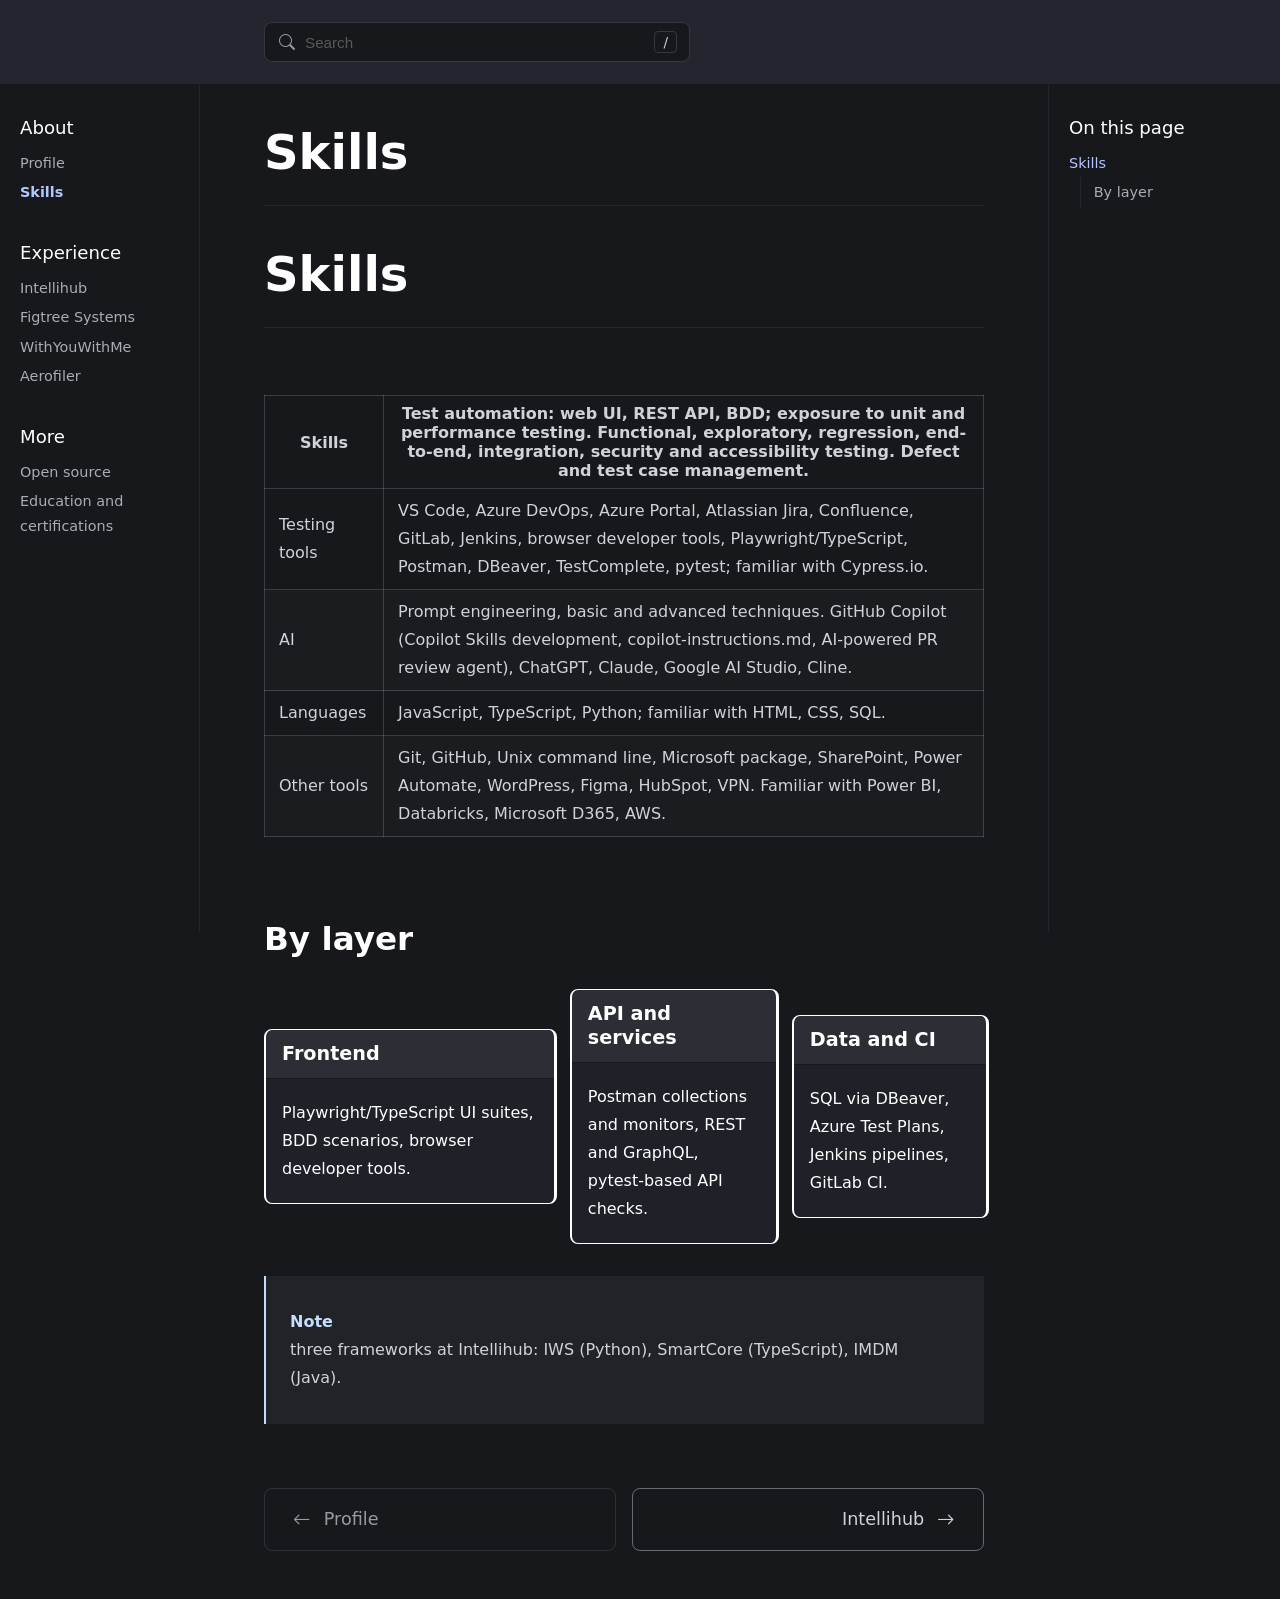
<file: cv-wiki/skills/index.html>
<!DOCTYPE html>
<html lang="en">
  <head>
    <meta name="generator" content="Quarkdown">
    <meta charset="UTF-8">
    <meta name="viewport" content="width=device-width, initial-scale=1.0">
    <meta name="quarkdown:root-path" content="..">
    <meta name="quarkdown:search-index" content="../search-index.json">
    <title>Skills</title>
    <script src="../script/quarkdown.min.js"></script>
    <script>const capabilities = window.quarkdownCapabilities</script>
    <script>window.texMacros = {}</script>
    <link href="../lib/bootstrap-icons/bootstrap-icons.min.css" rel="stylesheet">
    <link href="../theme/theme.css" rel="stylesheet">
    <style>

</style>
    <script>prepare(new DocsDocument());</script>
<template id="sidebar-template"><nav class="sidebar" role="doc-toc"><ol><li data-target-id="skills-2" data-depth="1"><a href="#skills-2">Skills</a><ol><li data-target-id="by-layer" data-depth="2"><a href="#by-layer">By layer</a></li></ol></li></ol></nav>
</template>  </head>
  <body class="quarkdown quarkdown-docs">
    <header>
      <aside class="margin-area"></aside>
      <main>
        <div class="search-wrapper">
          <div class="search-field"><i class="bi bi-search"></i><input type="text" id="search-input" placeholder="Search" autocomplete="off"><kbd>/</kbd></div>
        </div>
      </main>
      <aside class="margin-area"></aside>
    </header>
    <div class="content-wrapper">
      <aside class="margin-area" id="margin-area-left">
        <div class="position-top"></div>
        <div class="position-middle"></div>
        <div class="position-bottom"></div>
      </aside>
      <main><div class="page-margin-content page-margin-left-top" data-on-left-page="left-top" data-on-right-page="left-top"><nav role="navigation" data-role="page-list"><h3 id="about" data-decorative="">About</h3><ul><li><a href="../profile/">Profile</a></li><li><a href="../skills/" aria-current="page">Skills</a></li></ul><h3 id="experience" data-decorative="">Experience</h3><ul><li><a href="../intellihub/">Intellihub</a></li><li><a href="../figtree/">Figtree Systems</a></li><li><a href="../wywm/">WithYouWithMe</a></li><li><a href="../aerofiler/">Aerofiler</a></li></ul><h3 id="more" data-decorative="">More</h3><ul><li><a href="../projects/">Open source</a></li><li><a href="../credentials/">Education and certifications</a></li></ul></nav></div><div class="page-margin-content page-margin-right-top" data-on-left-page="right-top" data-on-right-page="right-top"><h3 id="table-of-contents">On this page</h3><nav role="table-of-contents" data-role="table-of-contents"><ol><li data-target-id="skills-2" data-depth="1"><a href="#skills-2">Skills</a><ol><li data-target-id="by-layer" data-depth="2"><a href="#by-layer">By layer</a></li></ol></li></ol></nav></div><h1 id="skills" data-decorative="">Skills</h1><h1 id="skills-2">Skills</h1><table><thead><tr><th>Skills</th><th>Test automation: web UI, REST API, BDD; exposure to unit and performance testing. Functional, exploratory, regression, end-to-end, integration, security and accessibility testing. Defect and test case management.</th></tr></thead><tbody><tr><td>Testing tools</td><td>VS Code, Azure DevOps, Azure Portal, Atlassian Jira, Confluence, GitLab, Jenkins, browser developer tools, Playwright/TypeScript, Postman, DBeaver, TestComplete, pytest; familiar with Cypress.io.</td></tr><tr><td>AI</td><td>Prompt engineering, basic and advanced techniques. GitHub Copilot (Copilot Skills development, copilot-instructions.md, AI-powered PR review agent), ChatGPT, Claude, Google AI Studio, Cline.</td></tr><tr><td>Languages</td><td>JavaScript, TypeScript, Python; familiar with HTML, CSS, SQL.</td></tr><tr><td>Other tools</td><td>Git, GitHub, Unix command line, Microsoft package, SharePoint, Power Automate, WordPress, Figma, HubSpot, VPN. Familiar with Power BI, Databricks, Microsoft D365, AWS.</td></tr></tbody></table><h2 id="by-layer">By layer</h2><div style="grid-template-columns: auto auto auto; justify-content: center; align-items: center; row-gap: 18.0px; column-gap: 18.0px;" class="stack stack-grid"><div class="box callout"><header><h4>Frontend</h4></header><div class="box-content"><p>Playwright/TypeScript UI suites, BDD scenarios, browser developer tools.</p></div></div><div class="box callout"><header><h4>API and services</h4></header><div class="box-content"><p>Postman collections and monitors, REST and GraphQL, pytest-based API checks.</p></div></div><div class="box callout"><header><h4>Data and CI</h4></header><div class="box-content"><p>SQL via DBeaver, Azure Test Plans, Jenkins pipelines, GitLab CI.</p></div></div></div><blockquote class="note" style="--quote-type-label: 'Note';" data-labeled=""><p>three frameworks at Intellihub: IWS (Python), SmartCore (TypeScript), IMDM (Java).</p></blockquote>
        <div id="footnote-area">
          <div class="footnote-rule"></div>
        </div>
        <div id="sibling-pages-button-area"></div>
        <footer>
          <div class="position-left"></div>
          <div class="position-center"></div>
          <div class="position-right"></div>
        </footer>
      </main>
      <aside class="margin-area" id="margin-area-right">
        <div class="position-top"></div>
        <div class="position-middle"></div>
        <div class="position-bottom"></div>
      </aside>
    </div>
  </body>
</html>
</file>
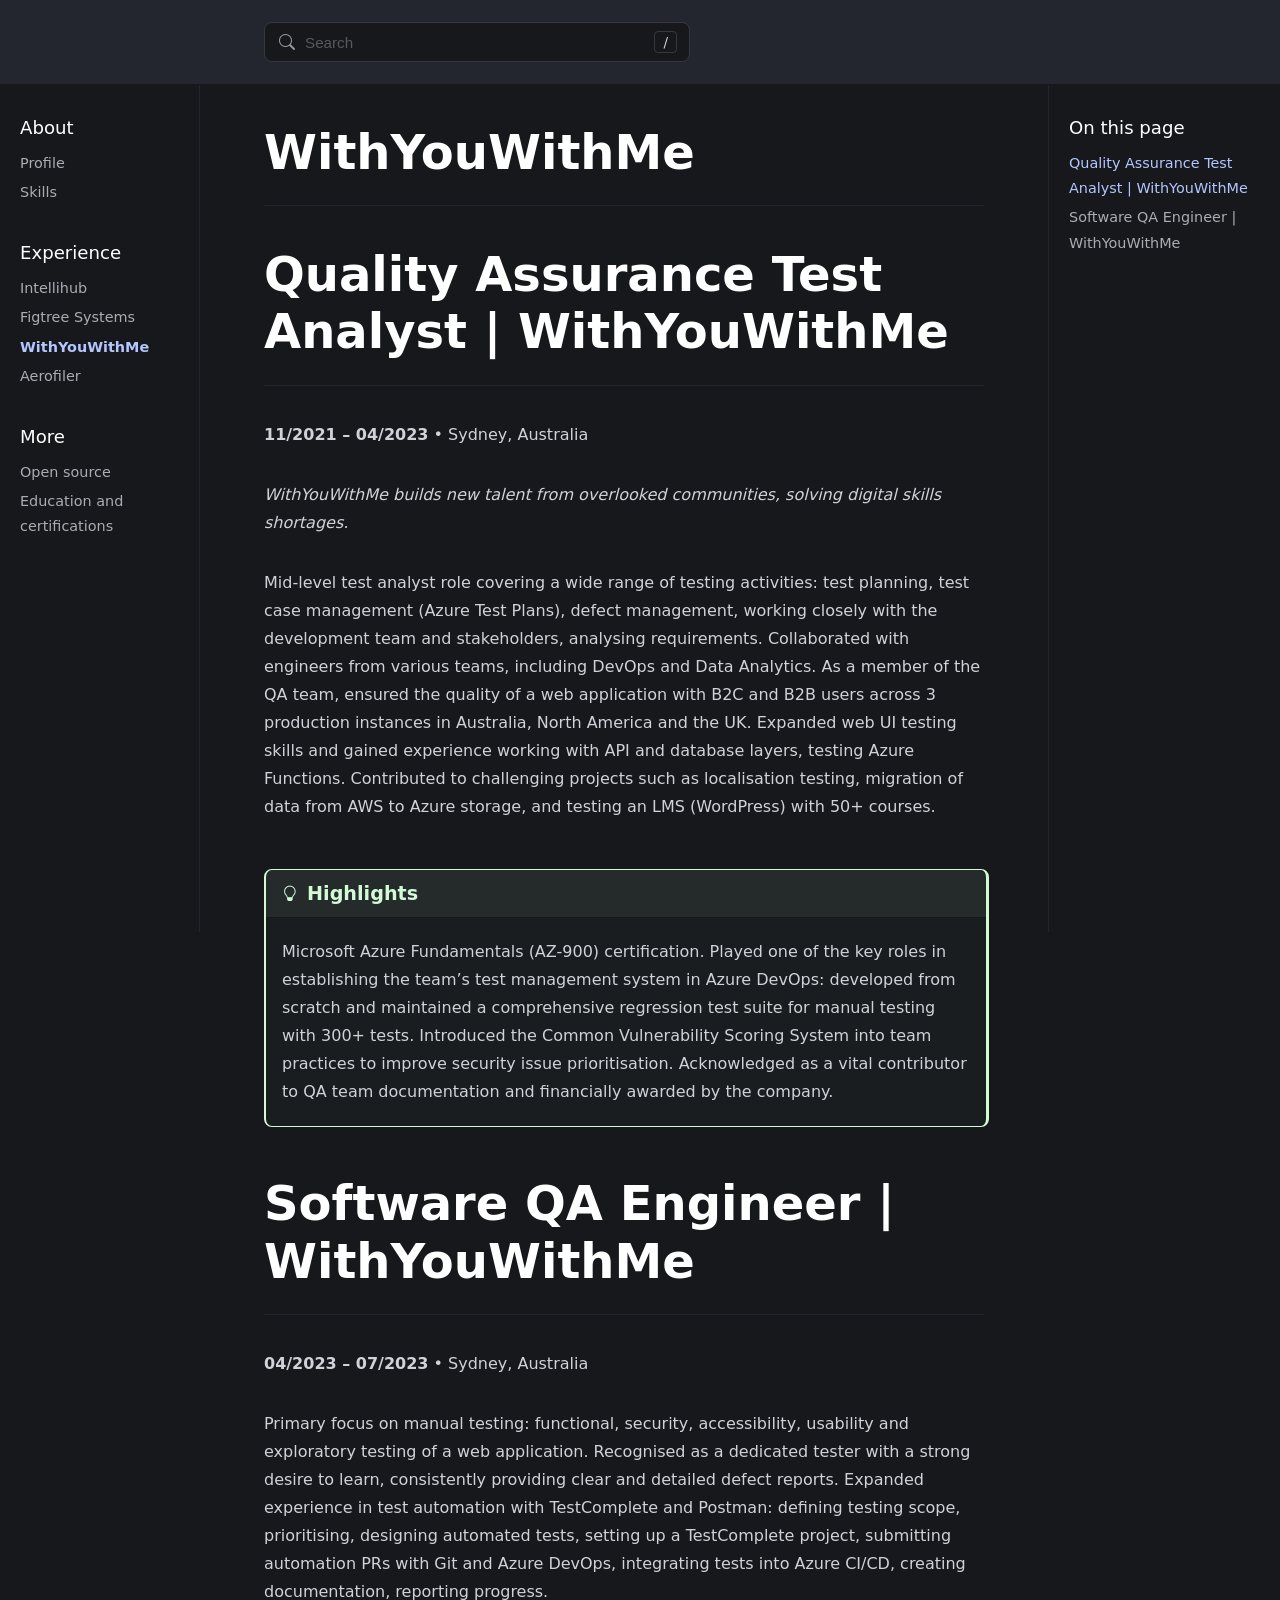
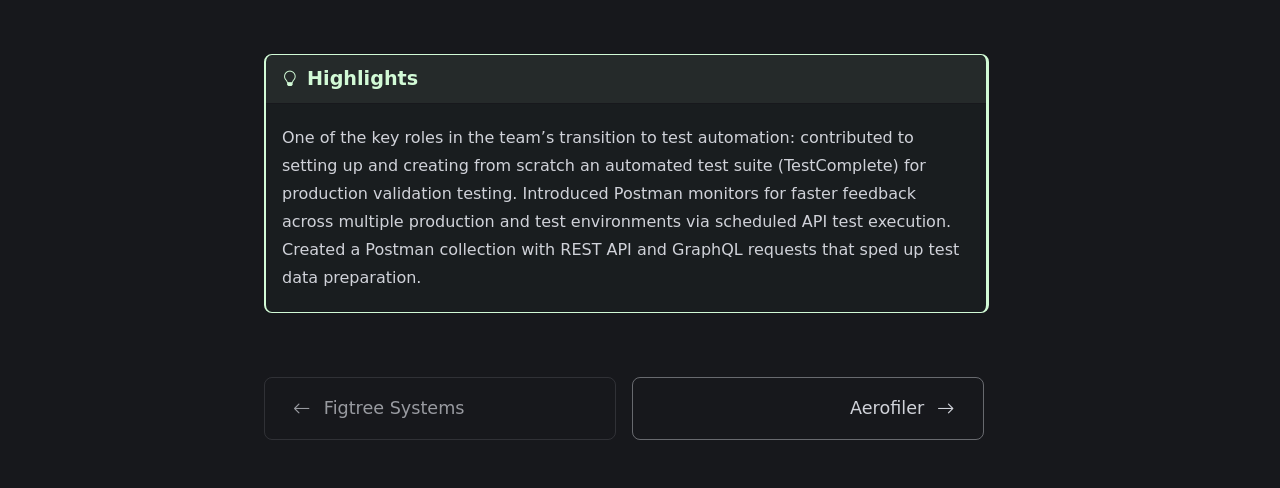
<file: cv-wiki/wywm/index.html>
<!DOCTYPE html>
<html lang="en">
  <head>
    <meta name="generator" content="Quarkdown">
    <meta charset="UTF-8">
    <meta name="viewport" content="width=device-width, initial-scale=1.0">
    <meta name="quarkdown:root-path" content="..">
    <meta name="quarkdown:search-index" content="../search-index.json">
    <title>WithYouWithMe</title>
    <script src="../script/quarkdown.min.js"></script>
    <script>const capabilities = window.quarkdownCapabilities</script>
    <script>window.texMacros = {}</script>
    <link href="../lib/bootstrap-icons/bootstrap-icons.min.css" rel="stylesheet">
    <link href="../theme/theme.css" rel="stylesheet">
    <style>

</style>
    <script>prepare(new DocsDocument());</script>
<template id="sidebar-template"><nav class="sidebar" role="doc-toc"><ol><li data-target-id="quality-assurance-test-analyst--withyouwithme" data-depth="1"><a href="#quality-assurance-test-analyst--withyouwithme">Quality Assurance Test Analyst | WithYouWithMe</a></li><li data-target-id="software-qa-engineer--withyouwithme" data-depth="1"><a href="#software-qa-engineer--withyouwithme">Software QA Engineer | WithYouWithMe</a></li></ol></nav>
</template>  </head>
  <body class="quarkdown quarkdown-docs">
    <header>
      <aside class="margin-area"></aside>
      <main>
        <div class="search-wrapper">
          <div class="search-field"><i class="bi bi-search"></i><input type="text" id="search-input" placeholder="Search" autocomplete="off"><kbd>/</kbd></div>
        </div>
      </main>
      <aside class="margin-area"></aside>
    </header>
    <div class="content-wrapper">
      <aside class="margin-area" id="margin-area-left">
        <div class="position-top"></div>
        <div class="position-middle"></div>
        <div class="position-bottom"></div>
      </aside>
      <main><div class="page-margin-content page-margin-left-top" data-on-left-page="left-top" data-on-right-page="left-top"><nav role="navigation" data-role="page-list"><h3 id="about" data-decorative="">About</h3><ul><li><a href="../profile/">Profile</a></li><li><a href="../skills/">Skills</a></li></ul><h3 id="experience" data-decorative="">Experience</h3><ul><li><a href="../intellihub/">Intellihub</a></li><li><a href="../figtree/">Figtree Systems</a></li><li><a href="../wywm/" aria-current="page">WithYouWithMe</a></li><li><a href="../aerofiler/">Aerofiler</a></li></ul><h3 id="more" data-decorative="">More</h3><ul><li><a href="../projects/">Open source</a></li><li><a href="../credentials/">Education and certifications</a></li></ul></nav></div><div class="page-margin-content page-margin-right-top" data-on-left-page="right-top" data-on-right-page="right-top"><h3 id="table-of-contents">On this page</h3><nav role="table-of-contents" data-role="table-of-contents"><ol><li data-target-id="quality-assurance-test-analyst--withyouwithme" data-depth="1"><a href="#quality-assurance-test-analyst--withyouwithme">Quality Assurance Test Analyst | WithYouWithMe</a></li><li data-target-id="software-qa-engineer--withyouwithme" data-depth="1"><a href="#software-qa-engineer--withyouwithme">Software QA Engineer | WithYouWithMe</a></li></ol></nav></div><h1 id="withyouwithme" data-decorative="">WithYouWithMe</h1><h1 id="quality-assurance-test-analyst--withyouwithme">Quality Assurance Test Analyst | WithYouWithMe</h1><p><strong>11/2021 &ndash; 04/2023</strong> • Sydney, Australia</p><p><em>WithYouWithMe builds new talent from overlooked communities, solving digital skills shortages.</em></p><p>Mid-level test analyst role covering a wide range of testing activities: test planning, test case management (Azure Test Plans), defect management, working closely with the development team and stakeholders, analysing requirements. Collaborated with engineers from various teams, including DevOps and Data Analytics. As a member of the QA team, ensured the quality of a web application with B2C and B2B users across 3 production instances in Australia, North America and the UK. Expanded web UI testing skills and gained experience working with API and database layers, testing Azure Functions. Contributed to challenging projects such as localisation testing, migration of data from AWS to Azure storage, and testing an LMS (WordPress) with 50+ courses.</p><div class="box tip"><header><h4>Highlights</h4></header><div class="box-content"><p>Microsoft Azure Fundamentals (AZ-900) certification. Played one of the key roles in establishing the team&rsquo;s test management system in Azure DevOps: developed from scratch and maintained a comprehensive regression test suite for manual testing with 300+ tests. Introduced the Common Vulnerability Scoring System into team practices to improve security issue prioritisation. Acknowledged as a vital contributor to QA team documentation and financially awarded by the company.</p></div></div><h1 id="software-qa-engineer--withyouwithme">Software QA Engineer | WithYouWithMe</h1><p><strong>04/2023 &ndash; 07/2023</strong> • Sydney, Australia</p><p>Primary focus on manual testing: functional, security, accessibility, usability and exploratory testing of a web application. Recognised as a dedicated tester with a strong desire to learn, consistently providing clear and detailed defect reports. Expanded experience in test automation with TestComplete and Postman: defining testing scope, prioritising, designing automated tests, setting up a TestComplete project, submitting automation PRs with Git and Azure DevOps, integrating tests into Azure CI/CD, creating documentation, reporting progress.</p><div class="box tip"><header><h4>Highlights</h4></header><div class="box-content"><p>One of the key roles in the team&rsquo;s transition to test automation: contributed to setting up and creating from scratch an automated test suite (TestComplete) for production validation testing. Introduced Postman monitors for faster feedback across multiple production and test environments via scheduled API test execution. Created a Postman collection with REST API and GraphQL requests that sped up test data preparation.</p></div></div>
        <div id="footnote-area">
          <div class="footnote-rule"></div>
        </div>
        <div id="sibling-pages-button-area"></div>
        <footer>
          <div class="position-left"></div>
          <div class="position-center"></div>
          <div class="position-right"></div>
        </footer>
      </main>
      <aside class="margin-area" id="margin-area-right">
        <div class="position-top"></div>
        <div class="position-middle"></div>
        <div class="position-bottom"></div>
      </aside>
    </div>
  </body>
</html>
</file>
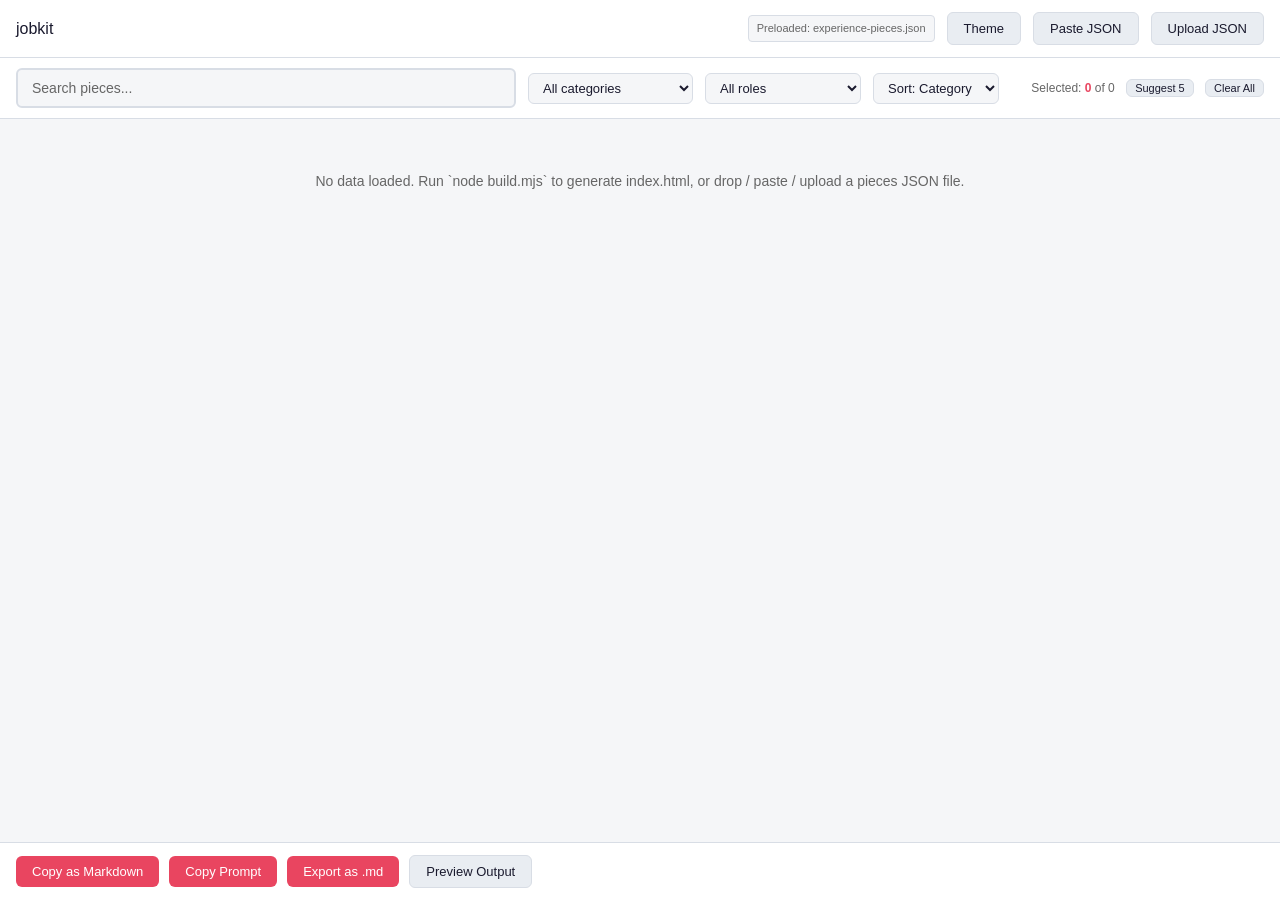
<file: pieces.template.html>
<!doctype html>
<html lang="en">

<head>
  <meta charset="UTF-8" />
  <meta name="viewport" content="width=device-width, initial-scale=1.0" />
  <title>jobkit — pieces explorer</title>
  <style>
    :root {
      --bg: #1a1a2e;
      --bg2: #16213e;
      --bg3: #0f3460;
      --text: #e0e0e0;
      --text-dim: #888;
      --accent: #e94560;
      --accent2: #0f3460;
      --border: #333;
      --selected: rgba(233, 69, 96, 0.15);
      --hover: rgba(255, 255, 255, 0.05);
      --success: #2ea043;
      --mono:
        "SF Mono", "Cascadia Code", "Fira Code", Menlo, Consolas, monospace;
      --sans:
        -apple-system, BlinkMacSystemFont, "Segoe UI", Roboto, sans-serif;
    }

    body.light {
      --bg: #f5f6f8;
      --bg2: #ffffff;
      --bg3: #e9edf2;
      --text: #1a1a2e;
      --text-dim: #666;
      --border: #d8dde5;
      --selected: rgba(233, 69, 96, 0.08);
      --hover: rgba(0, 0, 0, 0.04);
    }

    * {
      margin: 0;
      padding: 0;
      box-sizing: border-box;
    }

    body {
      background: var(--bg);
      color: var(--text);
      font-family: var(--sans);
      font-size: 14px;
      line-height: 1.5;
    }

    #app {
      display: flex;
      flex-direction: column;
      height: 100vh;
      overflow: hidden;
    }

    /* Header */
    .header {
      padding: 12px 16px;
      background: var(--bg2);
      border-bottom: 1px solid var(--border);
      display: flex;
      align-items: center;
      gap: 12px;
      flex-wrap: wrap;
    }

    .header h1 {
      font-size: 16px;
      font-weight: 500;
      margin-right: auto;
    }

    .header h1 span {
      color: var(--text-dim);
      font-weight: 400;
    }

    /* Controls bar */
    .controls {
      padding: 10px 16px;
      background: var(--bg2);
      border-bottom: 1px solid var(--border);
      display: flex;
      gap: 12px;
      align-items: center;
      flex-wrap: wrap;
    }

    .controls input[type="text"],
    .controls select {
      background: var(--bg);
      border: 1px solid var(--border);
      color: var(--text);
      padding: 6px 10px;
      border-radius: 6px;
      font-size: 13px;
      font-family: var(--sans);
    }

    .controls input[type="text"] {
      flex: 1;
      min-width: 280px;
      max-width: 500px;
      padding: 10px 14px;
      font-size: 14px;
      border-width: 2px;
    }

    .controls input[type="text"]::placeholder {
      color: var(--text-dim);
      font-size: 14px;
    }

    .controls input[type="text"]:focus,
    .controls select:focus {
      outline: none;
      border-color: var(--accent);
    }

    .controls label {
      font-size: 12px;
      color: var(--text-dim);
      white-space: nowrap;
    }

    .selection-info {
      font-size: 12px;
      color: var(--text-dim);
      margin-left: auto;
    }

    .selection-info strong {
      color: var(--accent);
    }

    /* Main content */
    .main {
      flex: 1;
      overflow-y: auto;
      padding: 12px 16px;
    }

    /* Category section */
    .category {
      margin-bottom: 16px;
    }

    .category-header {
      display: flex;
      align-items: center;
      gap: 8px;
      padding: 8px 0;
      border-bottom: 1px solid var(--border);
      margin-bottom: 6px;
    }

    .category-header h2 {
      font-size: 13px;
      font-weight: 500;
      text-transform: uppercase;
      letter-spacing: 0.5px;
      color: var(--text-dim);
    }

    .category-header .count {
      font-size: 12px;
      color: var(--text-dim);
    }

    .category-header .actions {
      margin-left: auto;
      display: flex;
      gap: 6px;
    }

    /* Piece card */
    .piece {
      display: flex;
      gap: 10px;
      padding: 8px 10px;
      border-radius: 6px;
      margin-bottom: 4px;
      cursor: pointer;
      transition: background 0.15s;
      border: 1px solid transparent;
    }

    .piece:hover {
      background: var(--hover);
    }

    .piece.selected {
      background: var(--selected);
      border-color: rgba(233, 69, 96, 0.3);
    }

    .piece input[type="checkbox"] {
      margin-top: 3px;
      accent-color: var(--accent);
      flex-shrink: 0;
    }

    .piece-content {
      flex: 1;
    }

    .piece-id {
      font-family: var(--mono);
      font-size: 11px;
      color: var(--text-dim);
      margin-bottom: 2px;
    }

    .piece-text {
      font-size: 13px;
      line-height: 1.5;
    }

    .piece-meta {
      display: flex;
      gap: 8px;
      margin-top: 4px;
      flex-wrap: wrap;
    }

    .tag {
      font-size: 11px;
      padding: 1px 6px;
      border-radius: 3px;
      background: var(--bg3);
      color: var(--text-dim);
    }

    .tag.role {
      background: rgba(14, 165, 233, 0.15);
      color: #0ea5e9;
    }

    .tag.metrics {
      background: rgba(46, 160, 67, 0.15);
      color: var(--success);
    }

    .tag.linkedin {
      background: rgba(233, 69, 96, 0.15);
      color: var(--accent);
    }

    .tag.new {
      background: rgba(240, 171, 34, 0.15);
      color: #f0ab22;
    }

    body.light .tag.role {
      background: rgba(14, 165, 233, 0.12);
      color: #0369a1;
    }

    body.light .tag.metrics {
      background: rgba(46, 160, 67, 0.12);
      color: #1a7f37;
    }

    body.light .tag {
      color: #444;
    }

    body.light .tag.linkedin {
      background: rgba(233, 69, 96, 0.1);
      color: #c2293f;
    }

    body.light .tag.new {
      background: rgba(240, 171, 34, 0.18);
      color: #92660a;
    }

    /* Action bar */
    .action-bar {
      padding: 12px 16px;
      background: var(--bg2);
      border-top: 1px solid var(--border);
      display: flex;
      gap: 10px;
      align-items: center;
      flex-wrap: wrap;
    }

    .btn {
      padding: 8px 16px;
      border: none;
      border-radius: 6px;
      font-size: 13px;
      font-weight: 500;
      cursor: pointer;
      font-family: var(--sans);
      transition: opacity 0.15s;
    }

    .btn:hover {
      opacity: 0.9;
    }

    .btn-primary {
      background: var(--accent);
      color: white;
    }

    .btn-secondary {
      background: var(--bg3);
      color: var(--text);
      border: 1px solid var(--border);
    }

    .btn:disabled {
      opacity: 0.4;
      cursor: not-allowed;
    }

    .copied {
      color: var(--success);
      font-size: 12px;
      margin-left: 8px;
      opacity: 0;
      transition: opacity 0.3s;
    }

    .copied.show {
      opacity: 1;
    }

    /* Preview pane */
    .preview {
      background: var(--bg);
      border: 1px solid var(--border);
      border-radius: 6px;
      padding: 16px;
      margin-top: 12px;
      font-family: var(--mono);
      font-size: 12px;
      line-height: 1.6;
      white-space: pre-wrap;
      word-wrap: break-word;
      max-height: 300px;
      overflow-y: auto;
      display: none;
    }

    .preview.show {
      display: block;
    }

    .preview-header {
      display: flex;
      justify-content: space-between;
      align-items: center;
      margin-bottom: 8px;
      padding-bottom: 8px;
      border-bottom: 1px solid var(--border);
      font-family: var(--sans);
      font-size: 12px;
      color: var(--text-dim);
    }

    /* Modal */
    .modal-overlay {
      display: none;
      position: fixed;
      inset: 0;
      background: rgba(0, 0, 0, 0.6);
      z-index: 100;
      align-items: center;
      justify-content: center;
    }

    .modal-overlay.show {
      display: flex;
    }

    .modal {
      background: var(--bg2);
      border: 1px solid var(--border);
      border-radius: 8px;
      padding: 20px;
      max-width: 500px;
      width: 90%;
      max-height: 80vh;
      overflow-y: auto;
    }

    .modal h3 {
      font-size: 14px;
      margin-bottom: 12px;
    }

    .modal textarea {
      width: 100%;
      min-height: 200px;
      background: var(--bg);
      border: 1px solid var(--border);
      color: var(--text);
      padding: 10px;
      border-radius: 6px;
      font-family: var(--mono);
      font-size: 12px;
      resize: vertical;
    }

    .modal .btn-row {
      display: flex;
      gap: 8px;
      margin-top: 12px;
      justify-content: flex-end;
    }

    /* Drag overlay */
    .drag-overlay {
      display: none;
      position: fixed;
      inset: 0;
      background: rgba(26, 26, 46, 0.9);
      z-index: 200;
      align-items: center;
      justify-content: center;
      flex-direction: column;
      gap: 16px;
    }

    .drag-overlay.show {
      display: flex;
    }

    .drag-overlay p {
      font-size: 18px;
      color: var(--text-dim);
    }

    /* Scrollbar */
    ::-webkit-scrollbar {
      width: 8px;
    }

    ::-webkit-scrollbar-track {
      background: var(--bg);
    }

    ::-webkit-scrollbar-thumb {
      background: var(--border);
      border-radius: 4px;
    }

    ::-webkit-scrollbar-thumb:hover {
      background: var(--text-dim);
    }

    /* No results */
    .no-results {
      text-align: center;
      padding: 40px;
      color: var(--text-dim);
      font-size: 14px;
    }

    /* File loading info */
    .file-info {
      font-size: 11px;
      color: var(--text-dim);
      padding: 4px 8px;
      background: var(--bg);
      border-radius: 4px;
      border: 1px solid var(--border);
    }
  </style>
</head>

<body>
  <div id="app">
    <!-- Header -->
    <div class="header">
      <h1>jobkit <span id="pieceCount"></span></h1>
      <span class="file-info" id="fileInfo">Preloaded: experience-pieces.json</span>
      <button class="btn btn-secondary" onclick="toggleTheme()" id="themeBtn" title="Toggle light/dark theme">
        Theme
      </button>
      <button class="btn btn-secondary" onclick="showPasteModal()">
        Paste JSON
      </button>
      <button class="btn btn-secondary" onclick="document.getElementById('fileInput').click()">
        Upload JSON
      </button>
      <input type="file" id="fileInput" accept=".json" style="display: none" onchange="handleFileUpload(event)" />
    </div>

    <!-- Controls -->
    <div class="controls">
      <input type="text" id="search" placeholder="Search pieces..." oninput="updateAll()"
        title="Filter pieces by any text or piece id." />
      <select id="categoryFilter" onchange="updateAll()"
        title="Show one section only, e.g. Achievements or Personal Projects.">
        <option value="">All categories</option>
      </select>
      <select id="roleFilter" onchange="updateAll()"
        title="Show only pieces tagged for this role. Hint: set this before using Suggest 5 or Copy Prompt — both adapt to the chosen role.">
        <option value="">All roles</option>
        <option value="applied_ai">Applied AI</option>
        <option value="ai_enablement">AI Enablement</option>
        <option value="test_automation">Test Automation</option>
        <option value="quality_engineering">Quality Engineering</option>
        <option value="automation_tooling">Automation Tooling</option>
      </select>
      <select id="sortBy" onchange="updateAll()">
        <option value="category">Sort: Category</option>
        <option value="id">Sort: ID</option>
        <option value="source">Sort: Source</option>
      </select>
      <div class="selection-info">
        Selected: <strong id="selCount">0</strong> of
        <span id="totalCount">0</span>
        <button class="btn btn-secondary" style="padding: 2px 8px; font-size: 11px; margin-left: 8px"
          onclick="suggestFive()"
          title="Auto-selects the 5 highest-signal pieces for the current role filter — metrics and achievements score highest. Keeps pieces you already picked. Tip: choose a role first.">
          Suggest 5
        </button>
        <button class="btn btn-secondary" style="padding: 2px 8px; font-size: 11px; margin-left: 8px"
          onclick="clearAll()" title="Deselect all pieces.">
          Clear All
        </button>
      </div>
    </div>

    <!-- Main content -->
    <div class="main" id="piecesList"></div>

    <!-- Action bar -->
    <div class="action-bar">
      <button class="btn btn-primary" onclick="copyMarkdown()"
        title="Copy the selected pieces as a markdown bullet list.">
        Copy as Markdown
      </button>
      <button class="btn btn-primary" onclick="copyPrompt()"
        title="Copy a ready-to-paste AI prompt containing your selected pieces. If a role filter is set, the prompt targets that role.">
        Copy Prompt
      </button>
      <button class="btn btn-primary" onclick="exportMarkdown()">
        Export as .md
      </button>
      <button class="btn btn-secondary" onclick="togglePreview()">
        Preview Output
      </button>
      <span class="copied" id="copiedMsg">Copied!</span>
    </div>

    <!-- Preview -->
    <div class="preview" id="preview">
      <div class="preview-header">
        <span id="previewLabel">Preview</span>
        <button class="btn btn-secondary" style="padding: 2px 8px; font-size: 11px" onclick="togglePreview()">
          Close
        </button>
      </div>
      <div id="previewContent"></div>
    </div>
  </div>

  <!-- Paste modal -->
  <div class="modal-overlay" id="pasteModal">
    <div class="modal">
      <h3>Paste JSON</h3>
      <textarea id="pasteArea" placeholder="Paste your JSON content here..."></textarea>
      <div class="btn-row">
        <button class="btn btn-secondary" onclick="closePasteModal()">
          Cancel
        </button>
        <button class="btn btn-primary" onclick="loadPastedJSON()">
          Load
        </button>
      </div>
    </div>
  </div>

  <!-- Drag overlay -->
  <div class="drag-overlay" id="dragOverlay">
    <p>Drop your JSON file here</p>
  </div>

  <script>
    // Embedded data
    // Data injected at build time by build.mjs (see README)
    const DEFAULT_DATA = /*__PIECES_DATA__*/ null;

    const CATEGORY_ORDER = [
      "role_context",
      "achievements",
      "ai_enablement",
      "cicd_infrastructure",
      "responsibilities",
      "collaboration_culture",
      "skills_tools",
      "manager_feedback",
      "personal_projects",
    ];
    const CATEGORY_LABELS = {
      role_context: "Role Context",
      achievements: "Achievements",
      ai_enablement: "Ai Enablement",
      cicd_infrastructure: "Cicd Infrastructure",
      responsibilities: "Responsibilities",
      collaboration_culture: "Collaboration Culture",
      skills_tools: "Skills Tools",
      manager_feedback: "Manager Feedback",
      personal_projects: "Personal Projects",
    };
    const TARGET_ROLE_CONTEXT =
      "Applied AI Engineer / AI Enablement Engineer (primary); Test Automation / Quality Engineer (secondary)";

    // State
    let state = {
      data: DEFAULT_DATA,
      selected: new Set(
        (() => {
          try {
            return JSON.parse(
              localStorage.getItem("pieces-explorer-selections") || "[]",
            );
          } catch {
            return [];
          }
        })(),
      ),
      search: "",
      categoryFilter: "",
      roleFilter: "",
      sortBy: "category",
    };

    // Build flat list
    function getAllPieces() {
      const pieces = [];
      if (!state.data) return pieces;
      for (const cat of CATEGORY_ORDER) {
        if (!state.data[cat]) continue;
        for (const p of state.data[cat]) {
          if (!p.id || !p.text) continue;
          pieces.push({...p, category: cat});
        }
      }
      return pieces;
    }

    function getFilteredPieces() {
      let pieces = getAllPieces();

      // Text search
      if (state.search) {
        const q = state.search.toLowerCase();
        pieces = pieces.filter(
          (p) =>
            p.text.toLowerCase().includes(q) ||
            p.id.toLowerCase().includes(q) ||
            (p.tags && p.tags.some((t) => t.toLowerCase().includes(q))),
        );
      }

      // Category filter
      if (state.categoryFilter) {
        pieces = pieces.filter((p) => p.category === state.categoryFilter);
      }

      // Role filter
      if (state.roleFilter) {
        pieces = pieces.filter(
          (p) => p.target_role && p.target_role.includes(state.roleFilter),
        );
      }

      // Sort
      if (state.sortBy === "id") {
        pieces.sort((a, b) => a.id.localeCompare(b.id));
      } else if (state.sortBy === "source") {
        pieces.sort((a, b) => (a.source || "").localeCompare(b.source || ""));
      }
      // 'category' is default order (already grouped)

      return pieces;
    }

    // Group pieces by category
    function groupByCategory(pieces) {
      const groups = {};
      for (const p of pieces) {
        if (!groups[p.category]) groups[p.category] = [];
        groups[p.category].push(p);
      }
      return groups;
    }

    // Render pieces
    function renderPieces() {
      const el = document.getElementById("piecesList");
      const pieces = getFilteredPieces();
      const allIds = pieces.map((p) => p.id);
      const selectedIds = [...state.selected].filter((id) =>
        allIds.includes(id),
      );

      document.getElementById("selCount").textContent = state.selected.size;
      document.getElementById("totalCount").textContent = pieces.length;

      if (pieces.length === 0) {
        el.replaceChildren(
          Object.assign(document.createElement("div"), {
            className: "no-results",
            textContent: "No pieces match your filters.",
          }),
        );
        return;
      }

      const groups = groupByCategory(pieces);
      const fragment = document.createDocumentFragment();

      for (const cat of CATEGORY_ORDER) {
        if (!groups[cat] || groups[cat].length === 0) continue;
        const catPieces = groups[cat];
        const selInCat = catPieces.filter((p) =>
          state.selected.has(p.id),
        ).length;
        const label = CATEGORY_LABELS[cat] || cat;

        const catDiv = document.createElement("div");
        catDiv.className = "category";

        const headerDiv = document.createElement("div");
        headerDiv.className = "category-header";

        const h2 = document.createElement("h2");
        h2.textContent = label;
        headerDiv.appendChild(h2);

        const countSpan = document.createElement("span");
        countSpan.className = "count";
        countSpan.textContent = `${selInCat}/${catPieces.length} selected`;
        headerDiv.appendChild(countSpan);

        const actionsDiv = document.createElement("div");
        actionsDiv.className = "actions";

        const selAllBtn = document.createElement("button");
        selAllBtn.className = "btn btn-secondary";
        selAllBtn.style.cssText = "padding:2px 8px;font-size:11px";
        selAllBtn.textContent = "Select All";
        selAllBtn.onclick = () => selectAllInCategory(cat);
        actionsDiv.appendChild(selAllBtn);

        const clearBtn = document.createElement("button");
        clearBtn.className = "btn btn-secondary";
        clearBtn.style.cssText = "padding:2px 8px;font-size:11px";
        clearBtn.textContent = "Clear";
        clearBtn.onclick = () => deselectAllInCategory(cat);
        actionsDiv.appendChild(clearBtn);

        headerDiv.appendChild(actionsDiv);
        catDiv.appendChild(headerDiv);

        for (const p of catPieces) {
          const pieceDiv = document.createElement("div");
          pieceDiv.className =
            "piece" + (state.selected.has(p.id) ? " selected" : "");
          pieceDiv.onclick = () => togglePiece(p.id);

          const checkbox = document.createElement("input");
          checkbox.type = "checkbox";
          checkbox.checked = state.selected.has(p.id);
          checkbox.onclick = (e) => {
            e.stopPropagation();
            togglePiece(p.id);
          };
          pieceDiv.appendChild(checkbox);

          const contentDiv = document.createElement("div");
          contentDiv.className = "piece-content";

          const idDiv = document.createElement("div");
          idDiv.className = "piece-id";
          idDiv.textContent = p.id;
          contentDiv.appendChild(idDiv);

          const textDiv = document.createElement("div");
          textDiv.className = "piece-text";
          textDiv.textContent = p.text;
          contentDiv.appendChild(textDiv);

          const metaDiv = document.createElement("div");
          metaDiv.className = "piece-meta";

          for (const r of p.target_role || []) {
            const tag = document.createElement("span");
            tag.className = "tag role";
            tag.textContent = r.replace("_", " ");
            metaDiv.appendChild(tag);
          }

          if (p.has_metrics) {
            const tag = document.createElement("span");
            tag.className = "tag metrics";
            tag.textContent = "has metrics";
            metaDiv.appendChild(tag);
          }

          if (p.already_in_linkedin) {
            const tag = document.createElement("span");
            tag.className = "tag linkedin";
            tag.textContent = "in linkedin";
            metaDiv.appendChild(tag);
          } else {
            const tag = document.createElement("span");
            tag.className = "tag new";
            tag.textContent = "new";
            metaDiv.appendChild(tag);
          }

          contentDiv.appendChild(metaDiv);

          if (p.note) {
            const noteDiv = document.createElement("div");
            noteDiv.style.cssText =
              "font-size:11px;color:var(--text-dim);margin-top:4px;font-style:italic";
            noteDiv.textContent = p.note;
            contentDiv.appendChild(noteDiv);
          }

          pieceDiv.appendChild(contentDiv);
          catDiv.appendChild(pieceDiv);
        }

        fragment.appendChild(catDiv);
      }

      el.replaceChildren(fragment);
    }

    function escapeHtml(text) {
      return text
        .replace(/&/g, "&amp;")
        .replace(/</g, "&lt;")
        .replace(/>/g, "&gt;")
        .replace(/"/g, "&quot;");
    }

    function togglePiece(id) {
      if (state.selected.has(id)) {
        state.selected.delete(id);
      } else {
        state.selected.add(id);
      }
      saveSelections();
      renderPieces();
    }

    function selectAllInCategory(cat) {
      const pieces = getAllPieces().filter((p) => p.category === cat);
      for (const p of pieces) state.selected.add(p.id);
      saveSelections();
      renderPieces();
    }

    function deselectAllInCategory(cat) {
      const pieces = getAllPieces().filter((p) => p.category === cat);
      for (const p of pieces) state.selected.delete(p.id);
      saveSelections();
      renderPieces();
    }

    // ponytail: naive heuristic score; tune weights when pick quality disappoints
    function suggestFive() {
      const pool = state.roleFilter
        ? getAllPieces().filter(
          (p) => p.target_role && p.target_role.includes(state.roleFilter),
        )
        : getAllPieces();
      const scored = pool
        .map((p) => ({
          p,
          score:
            (p.has_metrics ? 2 : 0) +
            (["achievements", "ai_enablement", "manager_feedback"].includes(
              p.category,
            )
              ? 1
              : 0),
        }))
        .sort((a, b) => b.score - a.score || a.p.id.localeCompare(b.p.id));
      for (const {p} of scored.slice(0, 5)) state.selected.add(p.id);
      saveSelections();
      renderPieces();
    }

    function clearAll() {
      state.selected.clear();
      saveSelections();
      renderPieces();
    }

    function saveSelections() {
      localStorage.setItem(
        "pieces-explorer-selections",
        JSON.stringify([...state.selected]),
      );
    }

    function updateAll() {
      state.search = document.getElementById("search").value;
      state.categoryFilter = document.getElementById("categoryFilter").value;
      state.roleFilter = document.getElementById("roleFilter").value;
      state.sortBy = document.getElementById("sortBy").value;
      renderPieces();
    }

    // Build markdown output
    function buildMarkdown() {
      const pieces = getAllPieces().filter((p) => state.selected.has(p.id));
      if (pieces.length === 0) return "No pieces selected.";

      const groups = groupByCategory(pieces);
      let md = "";

      for (const cat of CATEGORY_ORDER) {
        if (!groups[cat] || groups[cat].length === 0) continue;
        const label = CATEGORY_LABELS[cat] || cat;
        md += `## ${label}\n\n`;
        for (const p of groups[cat]) {
          md += `- ${p.text}\n`;
        }
        md += "\n";
      }

      return md.trim();
    }

    // Build prompt output
    function buildPrompt() {
      const md = buildMarkdown();
      if (md === "No pieces selected.") return md;

      // ponytail: role filter drives targeting; per-JD keywords if generic prompts disappoint
      const role = state.roleFilter;
      const def =
        role && state.data.canonical_roles
          ? state.data.canonical_roles[role]
          : null;
      const target = def
        ? `I am targeting a ${role.replace(/_/g, " ")} role: ${def}`
        : `I am targeting ${TARGET_ROLE_CONTEXT}`;
      return `Context: ${target}. Here are selected pieces from my work experience:

${md}

---

Task: [DESCRIBE WHAT YOU WANT TO DO WITH THESE PIECES]

For example: "Draft a LinkedIn work experience section using these pieces" or "Select the best 5 pieces for a ${role ? role.replace(/_/g, " ") : "Test Automation Engineer"} cover letter"`;
    }

    // Copy functions
    function copyToClipboard(text) {
      navigator.clipboard.writeText(text).then(() => {
        showCopied();
      });
    }

    function showCopied() {
      const el = document.getElementById("copiedMsg");
      el.classList.add("show");
      setTimeout(() => el.classList.remove("show"), 2000);
    }

    function copyMarkdown() {
      const md = buildMarkdown();
      if (md === "No pieces selected.") {
        alert("No pieces selected.");
        return;
      }
      copyToClipboard(md);
      showPreview(md, "Markdown Output");
    }

    function copyPrompt() {
      const prompt = buildPrompt();
      if (prompt === "No pieces selected.") {
        alert("No pieces selected.");
        return;
      }
      copyToClipboard(prompt);
      showPreview(prompt, "Prompt Output");
    }

    function exportMarkdown() {
      const md = buildMarkdown();
      if (md === "No pieces selected.") {
        alert("No pieces selected.");
        return;
      }
      const blob = new Blob([md], {type: "text/markdown"});
      const url = URL.createObjectURL(blob);
      const a = document.createElement("a");
      a.href = url;
      a.download = "selected-pieces.md";
      a.click();
      URL.revokeObjectURL(url);
    }

    // Preview
    function showPreview(text, label) {
      const preview = document.getElementById("preview");
      const content = document.getElementById("previewContent");
      const label_el = document.getElementById("previewLabel");
      label_el.textContent = label;
      content.textContent = text;
      preview.classList.add("show");
    }

    function togglePreview() {
      const preview = document.getElementById("preview");
      if (!preview.classList.contains("show")) {
        const md = buildMarkdown();
        const content = document.getElementById("previewContent");
        const labelEl = document.getElementById("previewLabel");
        labelEl.textContent = "Markdown Output";
        content.textContent = md;
        preview.classList.add("show");
      } else {
        preview.classList.remove("show");
      }
    }

    // File loading
    function handleFileUpload(event) {
      const file = event.target.files[0];
      if (!file) return;
      const reader = new FileReader();
      reader.onload = (e) => {
        try {
          const data = JSON.parse(e.target.result);
          loadNewData(data, file.name);
        } catch (err) {
          alert("Invalid JSON: " + err.message);
        }
      };
      reader.readAsText(file);
    }

    function showPasteModal() {
      document.getElementById("pasteModal").classList.add("show");
    }

    function closePasteModal() {
      document.getElementById("pasteModal").classList.remove("show");
    }

    function loadPastedJSON() {
      const text = document.getElementById("pasteArea").value.trim();
      if (!text) return;
      try {
        const data = JSON.parse(text);
        loadNewData(data, "pasted-json");
        closePasteModal();
      } catch (err) {
        alert("Invalid JSON: " + err.message);
      }
    }

    function loadNewData(data, filename) {
      // Validate structure
      if (!data || typeof data !== "object") {
        alert("JSON must be an object with categories as top-level keys.");
        return;
      }

      const cats = Object.keys(data).filter((k) => k !== "context");
      if (cats.length === 0) {
        alert(
          'No categories found in JSON. Expected keys like "achievements", "ai_enablement", etc.',
        );
        return;
      }

      state.data = data;
      state.selected.clear();
      saveSelections();

      // Update category filter dropdown
      const catFilter = document.getElementById("categoryFilter");
      catFilter.replaceChildren(
        Object.assign(document.createElement("option"), {
          value: "",
          textContent: "All categories",
        }),
      );
      for (const cat of cats) {
        const label = cat
          .replace(/_/g, " ")
          .replace(/\b\w/g, (l) => l.toUpperCase());
        const opt = document.createElement("option");
        opt.value = cat;
        opt.textContent = label;
        catFilter.appendChild(opt);
      }

      // Update CATEGORY_ORDER dynamically
      CATEGORY_ORDER.length = 0;
      CATEGORY_ORDER.push(...cats);

      document.getElementById("fileInfo").textContent = `Loaded: ${filename}`;
      renderPieces();
    }

    // Drag and drop
    document.addEventListener("dragover", (e) => {
      e.preventDefault();
      document.getElementById("dragOverlay").classList.add("show");
    });

    document.addEventListener("dragleave", (e) => {
      if (e.clientX === 0 && e.clientY === 0) {
        document.getElementById("dragOverlay").classList.remove("show");
      }
    });

    document.addEventListener("drop", (e) => {
      e.preventDefault();
      document.getElementById("dragOverlay").classList.remove("show");
      const file = e.dataTransfer.files[0];
      if (!file || !file.name.endsWith(".json")) {
        alert("Please drop a .json file.");
        return;
      }
      const reader = new FileReader();
      reader.onload = (ev) => {
        try {
          const data = JSON.parse(ev.target.result);
          loadNewData(data, file.name);
        } catch (err) {
          alert("Invalid JSON: " + err.message);
        }
      };
      reader.readAsText(file);
    });

    // Close modal on overlay click
    document.getElementById("pasteModal").addEventListener("click", (e) => {
      if (e.target === e.currentTarget) closePasteModal();
    });

    function toggleTheme() {
      document.body.classList.toggle("light");
      const isLight = document.body.classList.contains("light");
      localStorage.setItem("pieces-explorer-theme", isLight ? "light" : "dark");
    }

    // Initialize
    function init() {
      // Populate category filter
      const catFilter = document.getElementById("categoryFilter");
      for (const cat of CATEGORY_ORDER) {
        const label = CATEGORY_LABELS[cat] || cat;
        const opt = document.createElement("option");
        opt.value = cat;
        opt.textContent = label;
        catFilter.appendChild(opt);
      }

      // Restore theme (saved, else system preference)
      const savedTheme = localStorage.getItem("pieces-explorer-theme");
      if (
        savedTheme === "light" ||
        (!savedTheme &&
          window.matchMedia("(prefers-color-scheme: light)").matches)
      ) {
        document.body.classList.add("light");
      }

      // Restore selections
      const saved = localStorage.getItem("pieces-explorer-selections");
      if (saved) {
        try {
          state.selected = new Set(JSON.parse(saved));
        } catch (e) { }
      }

      if (!state.data) {
        document.getElementById("totalCount").textContent = 0;
        document.getElementById("piecesList").replaceChildren(
          Object.assign(document.createElement("div"), {
            className: "no-results",
            textContent:
              "No data loaded. Run `node build.mjs` to generate index.html, or drop / paste / upload a pieces JSON file.",
          }),
        );
        return;
      }

      renderPieces();
    }

    init();
  </script>
</body>

</html>
</file>
<file: cv-slides/lib/reveal.js/reveal.css>
.reveal .stretch,.reveal .r-stretch{max-width:none;max-height:none}.reveal pre.stretch code,.reveal pre.r-stretch code{box-sizing:border-box;height:100%;max-height:100%}.reveal .r-fit-text{white-space:nowrap;display:inline-block}.reveal .r-stack{grid-template-rows:100%;display:grid}.reveal .r-stack>*{grid-area:1/1;margin:auto}.reveal .r-vstack,.reveal .r-hstack{display:flex}.reveal .r-vstack img,.reveal .r-vstack video,.reveal .r-hstack img,.reveal .r-hstack video{object-fit:contain;min-width:0;min-height:0}.reveal .r-vstack{flex-direction:column;justify-content:center;align-items:center}.reveal .r-hstack{flex-direction:row;justify-content:center;align-items:center}.reveal .items-stretch{align-items:stretch}.reveal .items-start{align-items:flex-start}.reveal .items-center{align-items:center}.reveal .items-end{align-items:flex-end}.reveal .justify-between{justify-content:space-between}.reveal .justify-around{justify-content:space-around}.reveal .justify-start{justify-content:flex-start}.reveal .justify-center{justify-content:center}.reveal .justify-end{justify-content:flex-end}html.reveal-full-page{width:100%;height:100vh;height:calc(var(--vh,1vh) * 100);height:100dvh;overflow:hidden}.reveal-viewport{color:#000;--r-controls-spacing:12px;--r-overlay-header-height:40px;--r-overlay-margin:0px;--r-overlay-padding:6px;--r-overlay-gap:5px;background-color:#fff;height:100%;margin:0;line-height:1;position:relative;overflow:hidden}@media screen and (width<=1024px),(height<=768px){.reveal-viewport{--r-overlay-header-height:26px}}.reveal-viewport:fullscreen{width:100%!important;height:100%!important;top:0!important;left:0!important;transform:none!important}.reveal .fragment{transition:all .2s}.reveal .fragment:not(.custom){opacity:0;visibility:hidden;will-change:opacity}.reveal .fragment.visible{opacity:1;visibility:inherit}.reveal .fragment.disabled{transition:none}.reveal .fragment.grow{opacity:1;visibility:inherit}.reveal .fragment.grow.visible{transform:scale(1.3)}.reveal .fragment.shrink{opacity:1;visibility:inherit}.reveal .fragment.shrink.visible{transform:scale(.7)}.reveal .fragment.zoom-in{transform:scale(.1)}.reveal .fragment.zoom-in.visible{transform:none}.reveal .fragment.fade-out{opacity:1;visibility:inherit}.reveal .fragment.fade-out.visible{opacity:0;visibility:hidden}.reveal .fragment.semi-fade-out{opacity:1;visibility:inherit}.reveal .fragment.semi-fade-out.visible{opacity:.5;visibility:inherit}.reveal .fragment.strike{opacity:1;visibility:inherit}.reveal .fragment.strike.visible{text-decoration:line-through}.reveal .fragment.fade-up{transform:translateY(40px)}.reveal .fragment.fade-up.visible{transform:translate(0)}.reveal .fragment.fade-down{transform:translateY(-40px)}.reveal .fragment.fade-down.visible{transform:translate(0)}.reveal .fragment.fade-right{transform:translate(-40px)}.reveal .fragment.fade-right.visible{transform:translate(0)}.reveal .fragment.fade-left{transform:translate(40px)}.reveal .fragment.fade-left.visible{transform:translate(0)}.reveal .fragment.fade-in-then-out,.reveal .fragment.current-visible{opacity:0;visibility:hidden}.reveal .fragment.fade-in-then-out.current-fragment,.reveal .fragment.current-visible.current-fragment{opacity:1;visibility:inherit}.reveal .fragment.fade-in-then-semi-out{opacity:0;visibility:hidden}.reveal .fragment.fade-in-then-semi-out.visible{opacity:.5;visibility:inherit}.reveal .fragment.fade-in-then-semi-out.current-fragment,.reveal .fragment.highlight-red,.reveal .fragment.highlight-current-red,.reveal .fragment.highlight-green,.reveal .fragment.highlight-current-green,.reveal .fragment.highlight-blue,.reveal .fragment.highlight-current-blue{opacity:1;visibility:inherit}.reveal .fragment.highlight-red.visible{color:#ff2c2d}.reveal .fragment.highlight-green.visible{color:#17ff2e}.reveal .fragment.highlight-blue.visible{color:#1b91ff}.reveal .fragment.highlight-current-red.current-fragment{color:#ff2c2d}.reveal .fragment.highlight-current-green.current-fragment{color:#17ff2e}.reveal .fragment.highlight-current-blue.current-fragment{color:#1b91ff}.reveal:after{content:"";font-style:italic}.reveal iframe{z-index:1}.reveal a{position:relative}@keyframes bounce-right{0%,10%,25%,40%,50%{transform:translate(0)}20%{transform:translate(10px)}30%{transform:translate(-5px)}}@keyframes bounce-left{0%,10%,25%,40%,50%{transform:translate(0)}20%{transform:translate(-10px)}30%{transform:translate(5px)}}@keyframes bounce-down{0%,10%,25%,40%,50%{transform:translateY(0)}20%{transform:translateY(10px)}30%{transform:translateY(-5px)}}.reveal .controls{top:auto;bottom:var(--r-controls-spacing);right:var(--r-controls-spacing);z-index:11;color:#000;pointer-events:none;font-size:10px;display:none;position:absolute;left:auto}.reveal .controls button{cursor:pointer;color:currentColor;z-index:2;pointer-events:auto;font-size:inherit;visibility:hidden;opacity:0;-webkit-appearance:none;-webkit-tap-highlight-color:#0000;background-color:#0000;border:0;outline:0;padding:0;transition:color .2s,opacity .2s,transform .2s;position:absolute;transform:scale(.9999)}.reveal .controls .controls-arrow:before,.reveal .controls .controls-arrow:after{content:"";transform-origin:.2em;will-change:transform;background-color:currentColor;border-radius:.25em;width:2.6em;height:.5em;transition:all .15s,background-color .8s;position:absolute;top:0;left:0}.reveal .controls .controls-arrow{width:3.6em;height:3.6em;position:relative}.reveal .controls .controls-arrow:before{transform:translate(.5em)translateY(1.55em)rotate(45deg)}.reveal .controls .controls-arrow:after{transform:translate(.5em)translateY(1.55em)rotate(-45deg)}.reveal .controls .controls-arrow:hover:before{transform:translate(.5em)translateY(1.55em)rotate(40deg)}.reveal .controls .controls-arrow:hover:after{transform:translate(.5em)translateY(1.55em)rotate(-40deg)}.reveal .controls .controls-arrow:active:before{transform:translate(.5em)translateY(1.55em)rotate(36deg)}.reveal .controls .controls-arrow:active:after{transform:translate(.5em)translateY(1.55em)rotate(-36deg)}.reveal .controls .navigate-left{bottom:3.2em;right:6.4em;transform:translate(-10px)}.reveal .controls .navigate-left.highlight{animation:2s ease-out 50 both bounce-left}.reveal .controls .navigate-right{bottom:3.2em;right:0;transform:translate(10px)}.reveal .controls .navigate-right .controls-arrow{transform:rotate(180deg)}.reveal .controls .navigate-right.highlight{animation:2s ease-out 50 both bounce-right}.reveal .controls .navigate-up{bottom:6.4em;right:3.2em;transform:translateY(-10px)}.reveal .controls .navigate-up .controls-arrow{transform:rotate(90deg)}.reveal .controls .navigate-down{padding-bottom:1.4em;bottom:-1.4em;right:3.2em;transform:translateY(10px)}.reveal .controls .navigate-down .controls-arrow{transform:rotate(-90deg)}.reveal .controls .navigate-down.highlight{animation:2s ease-out 50 both bounce-down}.reveal .controls[data-controls-back-arrows=faded] .navigate-up.enabled{opacity:.3}.reveal .controls[data-controls-back-arrows=faded] .navigate-up.enabled:hover{opacity:1}.reveal .controls[data-controls-back-arrows=hidden] .navigate-up.enabled{opacity:0;visibility:hidden}.reveal .controls .enabled{visibility:visible;opacity:.9;cursor:pointer;transform:none}.reveal .controls .enabled.fragmented{opacity:.5}.reveal .controls .enabled:hover,.reveal .controls .enabled.fragmented:hover{opacity:1}.reveal:not(.rtl) .controls[data-controls-back-arrows=faded] .navigate-left.enabled{opacity:.3}.reveal:not(.rtl) .controls[data-controls-back-arrows=faded] .navigate-left.enabled:hover{opacity:1}.reveal:not(.rtl) .controls[data-controls-back-arrows=hidden] .navigate-left.enabled{opacity:0;visibility:hidden}.reveal.rtl .controls[data-controls-back-arrows=faded] .navigate-right.enabled{opacity:.3}.reveal.rtl .controls[data-controls-back-arrows=faded] .navigate-right.enabled:hover{opacity:1}.reveal.rtl .controls[data-controls-back-arrows=hidden] .navigate-right.enabled{opacity:0;visibility:hidden}.reveal[data-navigation-mode=linear].has-horizontal-slides .navigate-up,.reveal[data-navigation-mode=linear].has-horizontal-slides .navigate-down{display:none}.reveal[data-navigation-mode=linear].has-horizontal-slides .navigate-left,.reveal:not(.has-vertical-slides) .controls .navigate-left{bottom:1.4em;right:5.5em}.reveal[data-navigation-mode=linear].has-horizontal-slides .navigate-right,.reveal:not(.has-vertical-slides) .controls .navigate-right{bottom:1.4em;right:.5em}.reveal:not(.has-horizontal-slides) .controls .navigate-up{bottom:5em;right:1.4em}.reveal:not(.has-horizontal-slides) .controls .navigate-down{bottom:.5em;right:1.4em}.reveal.has-dark-background .controls{color:#fff}.reveal.has-light-background .controls{color:#000}.reveal.no-hover .controls .controls-arrow:hover:before,.reveal.no-hover .controls .controls-arrow:active:before{transform:translate(.5em)translateY(1.55em)rotate(45deg)}.reveal.no-hover .controls .controls-arrow:hover:after,.reveal.no-hover .controls .controls-arrow:active:after{transform:translate(.5em)translateY(1.55em)rotate(-45deg)}@media screen and (width>=500px){.reveal-viewport{--r-controls-spacing:.8em}.reveal .controls[data-controls-layout=edges]{inset:0}.reveal .controls[data-controls-layout=edges] .navigate-left,.reveal .controls[data-controls-layout=edges] .navigate-right,.reveal .controls[data-controls-layout=edges] .navigate-up,.reveal .controls[data-controls-layout=edges] .navigate-down{bottom:auto;right:auto}.reveal .controls[data-controls-layout=edges] .navigate-left{top:50%;left:var(--r-controls-spacing);margin-top:-1.8em}.reveal .controls[data-controls-layout=edges] .navigate-right{top:50%;right:var(--r-controls-spacing);margin-top:-1.8em}.reveal .controls[data-controls-layout=edges] .navigate-up{top:var(--r-controls-spacing);margin-left:-1.8em;left:50%}.reveal .controls[data-controls-layout=edges] .navigate-down{bottom:calc(var(--r-controls-spacing) - 1.4em + .3em);margin-left:-1.8em;left:50%}}.reveal .progress{z-index:10;color:#fff;background-color:#0003;width:100%;height:3px;display:none;position:absolute;bottom:0;left:0}.reveal .progress:after{content:"";width:100%;height:10px;display:block;position:absolute;top:-10px}.reveal .progress span{transform-origin:0 0;background-color:currentColor;width:100%;height:100%;transition:transform .8s cubic-bezier(.26,.86,.44,.985);display:block;transform:scaleX(0)}.reveal .slide-number{z-index:31;color:#fff;background-color:#0006;padding:5px;font-family:Helvetica,sans-serif;font-size:12px;line-height:1;display:block;position:absolute;bottom:8px;right:8px}.reveal .slide-number a{color:currentColor}.reveal .slide-number-delimiter{margin:0 3px}.reveal{touch-action:pinch-zoom;width:100%;height:100%;position:relative;overflow:hidden}.reveal.embedded{touch-action:pan-y}.reveal.embedded.is-vertical-slide{touch-action:none}.reveal .slides{pointer-events:none;z-index:1;text-align:center;perspective:600px;perspective-origin:50% 40%;width:100%;height:100%;margin:auto;position:absolute;inset:0;overflow:visible}.reveal .slides>section{perspective:600px}.reveal .slides>section,.reveal .slides>section>section{pointer-events:auto;z-index:10;transform-style:flat;width:100%;transition:transform-origin .8s cubic-bezier(.26,.86,.44,.985),transform .8s cubic-bezier(.26,.86,.44,.985),visibility .8s cubic-bezier(.26,.86,.44,.985),opacity .8s cubic-bezier(.26,.86,.44,.985);display:none;position:absolute}.reveal[data-transition-speed=fast] .slides section{transition-duration:.4s}.reveal[data-transition-speed=slow] .slides section{transition-duration:1.2s}.reveal .slides section[data-transition-speed=fast]{transition-duration:.4s}.reveal .slides section[data-transition-speed=slow]{transition-duration:1.2s}.reveal .slides>section.stack{pointer-events:none;height:100%;padding-top:0;padding-bottom:0}.reveal .slides>section.present,.reveal .slides>section>section.present{z-index:11;opacity:1;display:block}.reveal .slides>section:empty,.reveal .slides>section>section:empty,.reveal .slides>section[data-background-interactive],.reveal .slides>section>section[data-background-interactive]{pointer-events:none}.reveal.center,.reveal.center .slides,.reveal.center .slides section{min-height:0!important}.reveal .slides>section:not(.present),.reveal .slides>section>section:not(.present){pointer-events:none}.reveal.overview .slides>section,.reveal.overview .slides>section>section{pointer-events:auto}.reveal .slides>section.past,.reveal .slides>section.future,.reveal .slides>section.past>section,.reveal .slides>section.future>section,.reveal .slides>section>section.past,.reveal .slides>section>section.future{opacity:0}.reveal .slides>section[data-transition=slide].past,.reveal .slides>section[data-transition~=slide-out].past,.reveal.slide .slides>section:not([data-transition]).past{transform:translate(-150%)}.reveal .slides>section[data-transition=slide].future,.reveal .slides>section[data-transition~=slide-in].future,.reveal.slide .slides>section:not([data-transition]).future{transform:translate(150%)}.reveal .slides>section>section[data-transition=slide].past,.reveal .slides>section>section[data-transition~=slide-out].past,.reveal.slide .slides>section>section:not([data-transition]).past{transform:translateY(-150%)}.reveal .slides>section>section[data-transition=slide].future,.reveal .slides>section>section[data-transition~=slide-in].future,.reveal.slide .slides>section>section:not([data-transition]).future{transform:translateY(150%)}.reveal .slides>section[data-transition=linear].past,.reveal .slides>section[data-transition~=linear-out].past,.reveal.linear .slides>section:not([data-transition]).past{transform:translate(-150%)}.reveal .slides>section[data-transition=linear].future,.reveal .slides>section[data-transition~=linear-in].future,.reveal.linear .slides>section:not([data-transition]).future{transform:translate(150%)}.reveal .slides>section>section[data-transition=linear].past,.reveal .slides>section>section[data-transition~=linear-out].past,.reveal.linear .slides>section>section:not([data-transition]).past{transform:translateY(-150%)}.reveal .slides>section>section[data-transition=linear].future,.reveal .slides>section>section[data-transition~=linear-in].future,.reveal.linear .slides>section>section:not([data-transition]).future{transform:translateY(150%)}.reveal .slides section[data-transition=default].stack,.reveal.default .slides section.stack{transform-style:preserve-3d}.reveal .slides>section[data-transition=default].past,.reveal .slides>section[data-transition~=default-out].past,.reveal.default .slides>section:not([data-transition]).past{transform:translate(-100%)rotateY(-90deg)translate(-100%)}.reveal .slides>section[data-transition=default].future,.reveal .slides>section[data-transition~=default-in].future,.reveal.default .slides>section:not([data-transition]).future{transform:translate(100%)rotateY(90deg)translate(100%)}.reveal .slides>section>section[data-transition=default].past,.reveal .slides>section>section[data-transition~=default-out].past,.reveal.default .slides>section>section:not([data-transition]).past{transform:translateY(-300px)rotateX(70deg)translateY(-300px)}.reveal .slides>section>section[data-transition=default].future,.reveal .slides>section>section[data-transition~=default-in].future,.reveal.default .slides>section>section:not([data-transition]).future{transform:translateY(300px)rotateX(-70deg)translateY(300px)}.reveal .slides section[data-transition=convex].stack,.reveal.convex .slides section.stack{transform-style:preserve-3d}.reveal .slides>section[data-transition=convex].past,.reveal .slides>section[data-transition~=convex-out].past,.reveal.convex .slides>section:not([data-transition]).past{transform:translate(-100%)rotateY(-90deg)translate(-100%)}.reveal .slides>section[data-transition=convex].future,.reveal .slides>section[data-transition~=convex-in].future,.reveal.convex .slides>section:not([data-transition]).future{transform:translate(100%)rotateY(90deg)translate(100%)}.reveal .slides>section>section[data-transition=convex].past,.reveal .slides>section>section[data-transition~=convex-out].past,.reveal.convex .slides>section>section:not([data-transition]).past{transform:translateY(-300px)rotateX(70deg)translateY(-300px)}.reveal .slides>section>section[data-transition=convex].future,.reveal .slides>section>section[data-transition~=convex-in].future,.reveal.convex .slides>section>section:not([data-transition]).future{transform:translateY(300px)rotateX(-70deg)translateY(300px)}.reveal .slides section[data-transition=concave].stack,.reveal.concave .slides section.stack{transform-style:preserve-3d}.reveal .slides>section[data-transition=concave].past,.reveal .slides>section[data-transition~=concave-out].past,.reveal.concave .slides>section:not([data-transition]).past{transform:translate(-100%)rotateY(90deg)translate(-100%)}.reveal .slides>section[data-transition=concave].future,.reveal .slides>section[data-transition~=concave-in].future,.reveal.concave .slides>section:not([data-transition]).future{transform:translate(100%)rotateY(-90deg)translate(100%)}.reveal .slides>section>section[data-transition=concave].past,.reveal .slides>section>section[data-transition~=concave-out].past,.reveal.concave .slides>section>section:not([data-transition]).past{transform:translateY(-80%)rotateX(-70deg)translateY(-80%)}.reveal .slides>section>section[data-transition=concave].future,.reveal .slides>section>section[data-transition~=concave-in].future,.reveal.concave .slides>section>section:not([data-transition]).future{transform:translateY(80%)rotateX(70deg)translateY(80%)}.reveal .slides section[data-transition=zoom],.reveal.zoom .slides section:not([data-transition]){transition-timing-function:ease}.reveal .slides>section[data-transition=zoom].past,.reveal .slides>section[data-transition~=zoom-out].past,.reveal.zoom .slides>section:not([data-transition]).past{visibility:hidden;transform:scale(16)}.reveal .slides>section[data-transition=zoom].future,.reveal .slides>section[data-transition~=zoom-in].future,.reveal.zoom .slides>section:not([data-transition]).future{visibility:hidden;transform:scale(.2)}.reveal .slides>section>section[data-transition=zoom].past,.reveal .slides>section>section[data-transition~=zoom-out].past,.reveal.zoom .slides>section>section:not([data-transition]).past{transform:scale(16)}.reveal .slides>section>section[data-transition=zoom].future,.reveal .slides>section>section[data-transition~=zoom-in].future,.reveal.zoom .slides>section>section:not([data-transition]).future{transform:scale(.2)}.reveal.cube .slides{perspective:1300px}.reveal.cube .slides section{backface-visibility:hidden;box-sizing:border-box;min-height:700px;transform-style:preserve-3d;padding:30px}.reveal.center.cube .slides section{min-height:0}.reveal.cube .slides section:not(.stack):before{content:"";background:#0000001a;border-radius:4px;width:100%;height:100%;display:block;position:absolute;top:0;left:0;transform:translateZ(-20px)}.reveal.cube .slides section:not(.stack):after{content:"";z-index:1;background:0 0;border-radius:4px;width:90%;height:30px;display:block;position:absolute;bottom:0;left:5%;transform:translateZ(-90px)rotateX(65deg);box-shadow:0 95px 25px #0003}.reveal.cube .slides>section.stack{background:0 0;padding:0}.reveal.cube .slides>section.past{transform-origin:100% 0;transform:translate(-100%)rotateY(-90deg)}.reveal.cube .slides>section.future{transform-origin:0 0;transform:translate(100%)rotateY(90deg)}.reveal.cube .slides>section>section.past{transform-origin:0 100%;transform:translateY(-100%)rotateX(90deg)}.reveal.cube .slides>section>section.future{transform-origin:0 0;transform:translateY(100%)rotateX(-90deg)}.reveal.page .slides{perspective-origin:0%;perspective:3000px}.reveal.page .slides section{box-sizing:border-box;min-height:700px;transform-style:preserve-3d;padding:30px}.reveal.page .slides section.past{z-index:12}.reveal.page .slides section:not(.stack):before{content:"";background:#0000001a;width:100%;height:100%;display:block;position:absolute;top:0;left:0;transform:translateZ(-20px)}.reveal.page .slides section:not(.stack):after{content:"";z-index:1;background:0 0;border-radius:4px;width:90%;height:30px;display:block;position:absolute;bottom:0;left:5%;transform:translateZ(-90px)rotateX(65deg);box-shadow:0 95px 25px #0003}.reveal.page .slides>section.stack{background:0 0;padding:0}.reveal.page .slides>section.past{transform-origin:0 0;transform:translate(-40%)rotateY(-80deg)}.reveal.page .slides>section.future{transform-origin:100% 0;transform:translate(0,0)}.reveal.page .slides>section>section.past{transform-origin:0 0;transform:translateY(-40%)rotateX(80deg)}.reveal.page .slides>section>section.future{transform-origin:0 100%;transform:translate(0,0)}.reveal .slides section[data-transition=fade],.reveal.fade .slides section:not([data-transition]),.reveal.fade .slides>section>section:not([data-transition]){transition:opacity .5s;transform:none}.reveal.fade.overview .slides section,.reveal.fade.overview .slides>section>section{transition:none}.reveal .slides section[data-transition=none],.reveal.none .slides section:not([data-transition]){transition:none;transform:none}.reveal .pause-overlay{visibility:hidden;opacity:0;z-index:100;background:#000;width:100%;height:100%;transition:all 1s;position:absolute;top:0;left:0}.reveal .pause-overlay .resume-button{color:#ccc;cursor:pointer;background:0 0;border:2px solid #ccc;border-radius:2px;padding:6px 14px;font-size:16px;position:absolute;bottom:20px;right:20px}.reveal .pause-overlay .resume-button:hover{color:#fff;border-color:#fff}.reveal.paused .pause-overlay{visibility:visible;opacity:1}.reveal .no-transition,.reveal .no-transition *,.reveal .slides.disable-slide-transitions section{transition:none!important}.reveal .slides.disable-slide-transitions section{transform:none!important}.reveal .backgrounds{perspective:600px;width:100%;height:100%;position:absolute;top:0;left:0}.reveal .slide-background{opacity:0;visibility:hidden;background-color:#0000;width:100%;height:100%;transition:all .8s cubic-bezier(.26,.86,.44,.985);display:none;position:absolute;overflow:hidden}.reveal .slide-background-content{background-position:50%;background-repeat:no-repeat;background-size:cover;width:100%;height:100%;position:absolute}.reveal .slide-background.stack{display:block}.reveal .slide-background.present{opacity:1;visibility:visible;z-index:2}.print-pdf .reveal .slide-background{opacity:1!important;visibility:visible!important}.reveal .slide-background video{object-fit:cover;width:100%;max-width:none;height:100%;max-height:none;position:absolute;top:0;left:0}.reveal .slide-background[data-background-size=contain] video{object-fit:contain}.reveal[data-background-transition=none]>.backgrounds .slide-background:not([data-background-transition]),.reveal>.backgrounds .slide-background[data-background-transition=none]{transition:none}.reveal[data-background-transition=slide]>.backgrounds .slide-background:not([data-background-transition]),.reveal>.backgrounds .slide-background[data-background-transition=slide]{opacity:1}.reveal[data-background-transition=slide]>.backgrounds .slide-background.past:not([data-background-transition]),.reveal>.backgrounds .slide-background.past[data-background-transition=slide]{transform:translate(-100%)}.reveal[data-background-transition=slide]>.backgrounds .slide-background.future:not([data-background-transition]),.reveal>.backgrounds .slide-background.future[data-background-transition=slide]{transform:translate(100%)}.reveal[data-background-transition=slide]>.backgrounds .slide-background>.slide-background.past:not([data-background-transition]),.reveal>.backgrounds .slide-background>.slide-background.past[data-background-transition=slide]{transform:translateY(-100%)}.reveal[data-background-transition=slide]>.backgrounds .slide-background>.slide-background.future:not([data-background-transition]),.reveal>.backgrounds .slide-background>.slide-background.future[data-background-transition=slide]{transform:translateY(100%)}.reveal[data-background-transition=convex]>.backgrounds .slide-background.past:not([data-background-transition]),.reveal>.backgrounds .slide-background.past[data-background-transition=convex]{opacity:0;transform:translate(-100%)rotateY(-90deg)translate(-100%)}.reveal[data-background-transition=convex]>.backgrounds .slide-background.future:not([data-background-transition]),.reveal>.backgrounds .slide-background.future[data-background-transition=convex]{opacity:0;transform:translate(100%)rotateY(90deg)translate(100%)}.reveal[data-background-transition=convex]>.backgrounds .slide-background>.slide-background.past:not([data-background-transition]),.reveal>.backgrounds .slide-background>.slide-background.past[data-background-transition=convex]{opacity:0;transform:translateY(-100%)rotateX(90deg)translateY(-100%)}.reveal[data-background-transition=convex]>.backgrounds .slide-background>.slide-background.future:not([data-background-transition]),.reveal>.backgrounds .slide-background>.slide-background.future[data-background-transition=convex]{opacity:0;transform:translateY(100%)rotateX(-90deg)translateY(100%)}.reveal[data-background-transition=concave]>.backgrounds .slide-background.past:not([data-background-transition]),.reveal>.backgrounds .slide-background.past[data-background-transition=concave]{opacity:0;transform:translate(-100%)rotateY(90deg)translate(-100%)}.reveal[data-background-transition=concave]>.backgrounds .slide-background.future:not([data-background-transition]),.reveal>.backgrounds .slide-background.future[data-background-transition=concave]{opacity:0;transform:translate(100%)rotateY(-90deg)translate(100%)}.reveal[data-background-transition=concave]>.backgrounds .slide-background>.slide-background.past:not([data-background-transition]),.reveal>.backgrounds .slide-background>.slide-background.past[data-background-transition=concave]{opacity:0;transform:translateY(-100%)rotateX(-90deg)translateY(-100%)}.reveal[data-background-transition=concave]>.backgrounds .slide-background>.slide-background.future:not([data-background-transition]),.reveal>.backgrounds .slide-background>.slide-background.future[data-background-transition=concave]{opacity:0;transform:translateY(100%)rotateX(90deg)translateY(100%)}.reveal[data-background-transition=zoom]>.backgrounds .slide-background:not([data-background-transition]),.reveal>.backgrounds .slide-background[data-background-transition=zoom]{transition-timing-function:ease}.reveal[data-background-transition=zoom]>.backgrounds .slide-background.past:not([data-background-transition]),.reveal>.backgrounds .slide-background.past[data-background-transition=zoom]{opacity:0;visibility:hidden;transform:scale(16)}.reveal[data-background-transition=zoom]>.backgrounds .slide-background.future:not([data-background-transition]),.reveal>.backgrounds .slide-background.future[data-background-transition=zoom]{opacity:0;visibility:hidden;transform:scale(.2)}.reveal[data-background-transition=zoom]>.backgrounds .slide-background>.slide-background.past:not([data-background-transition]),.reveal>.backgrounds .slide-background>.slide-background.past[data-background-transition=zoom]{opacity:0;visibility:hidden;transform:scale(16)}.reveal[data-background-transition=zoom]>.backgrounds .slide-background>.slide-background.future:not([data-background-transition]),.reveal>.backgrounds .slide-background>.slide-background.future[data-background-transition=zoom]{opacity:0;visibility:hidden;transform:scale(.2)}.reveal[data-transition-speed=fast]>.backgrounds .slide-background{transition-duration:.4s}.reveal[data-transition-speed=slow]>.backgrounds .slide-background{transition-duration:1.2s}.reveal [data-auto-animate-target^=unmatched]{will-change:opacity}.reveal section[data-auto-animate]:not(.stack):not([data-auto-animate=running]) [data-auto-animate-target^=unmatched]{opacity:0}.reveal.overview{perspective-origin:50%;perspective:700px}.reveal.overview .slides section{cursor:pointer;box-sizing:border-box;height:100%;overflow:hidden;opacity:1!important;visibility:visible!important;top:0!important}.reveal.overview .slides section:hover,.reveal.overview .slides section.present{outline-offset:10px;outline:10px solid #96969699}.reveal.overview .slides section.present{outline:10px solid var(--r-link-color)}.reveal.overview .slides section .fragment{opacity:1;transition:none}.reveal.overview .slides section:after,.reveal.overview .slides section:before{display:none!important}.reveal.overview .slides>section.stack{background:0 0;outline:none;padding:0;overflow:visible;top:0!important}.reveal.overview .backgrounds{perspective:inherit}.reveal.overview .backgrounds .slide-background{opacity:1;visibility:visible;outline-offset:10px;outline:10px solid #9696961a}.reveal.overview .backgrounds .slide-background.stack{overflow:visible}.reveal.overview .slides section,.reveal.overview-deactivating .slides section,.reveal.overview .backgrounds .slide-background,.reveal.overview-deactivating .backgrounds .slide-background{transition:none}.reveal.rtl .slides,.reveal.rtl .slides h1,.reveal.rtl .slides h2,.reveal.rtl .slides h3,.reveal.rtl .slides h4,.reveal.rtl .slides h5,.reveal.rtl .slides h6{direction:rtl;font-family:sans-serif}.reveal.rtl pre,.reveal.rtl code{direction:ltr}.reveal.rtl ol,.reveal.rtl ul{text-align:right}.reveal.rtl .progress span{transform-origin:100% 0}.reveal.has-parallax-background .backgrounds{transition:all .8s}.reveal.has-parallax-background[data-transition-speed=fast] .backgrounds{transition-duration:.4s}.reveal.has-parallax-background[data-transition-speed=slow] .backgrounds{transition-duration:1.2s}@keyframes fade-in{0%{opacity:0}to{opacity:1}}@keyframes scale-up{0%{transform:scale(.95)}to{transform:scale(1)}}.reveal [data-preview-image],.reveal [data-preview-video],.reveal [data-preview-link]:not(a):not([data-preview-link=false]){cursor:zoom-in}.r-overlay{top:var(--r-overlay-margin);right:var(--r-overlay-margin);bottom:var(--r-overlay-margin);left:var(--r-overlay-margin);border-radius:min(var(--r-overlay-margin), 6px);z-index:99;-webkit-backdrop-filter:blur(10px);backdrop-filter:blur(10px);color:#fff;background:#000000f2;font-family:ui-sans-serif,system-ui,-apple-system,Helvetica,sans-serif;transition:all .3s;animation:.3s fade-in;position:absolute}.r-overlay-viewport{top:var(--r-overlay-padding);right:var(--r-overlay-padding);bottom:var(--r-overlay-padding);left:var(--r-overlay-padding);gap:var(--r-overlay-gap);flex-direction:column;display:flex;position:absolute}.r-overlay-header{z-index:2;box-sizing:border-box;height:var(--r-overlay-header-height);justify-content:flex-end;align-items:center;gap:6px;display:flex}.r-overlay-header .r-overlay-header-button{all:unset;min-width:var(--r-overlay-header-height);min-height:var(--r-overlay-header-height);padding:0 calc(var(--r-overlay-header-height) / 4);opacity:1;cursor:pointer;box-sizing:border-box;border-radius:6px;justify-content:center;align-items:center;gap:8px;font-size:18px;display:flex}.r-overlay-header .r-overlay-header-button:hover{opacity:1;background-color:#ffffff26}.r-overlay-header .icon{background-position:50%;background-repeat:no-repeat;background-size:100%;width:20px;height:20px;display:inline-block}.r-overlay-close .icon{background-image:url([data-uri])}.r-overlay-external .icon{background-image:url([data-uri])}.r-overlay-content{background-color:#141414cc;border-radius:6px;flex-grow:1;place-items:center;animation:.5s cubic-bezier(.26,.86,.44,.985) scale-up;display:grid;position:relative;overflow:hidden}.r-overlay-spinner{z-index:10;visibility:hidden;opacity:0;background-image:url([data-uri]%2F%2F%2F6%2Bvr8nJybW1tcDAwOjo6Nvb26ioqKOjo7Ozs%2FLy8vz8%2FAAAAAAAAAAAACH%2FC05FVFNDQVBFMi4wAwEAAAAh%2FhpDcmVhdGVkIHdpdGggYWpheGxvYWQuaW5mbwAh%[base64]%2FV%2FnmOM82XiHRLYKhKP1oZmADdEAAAh%2BQQJCgAAACwAAAAAIAAgAAAE6hDISWlZpOrNp1lGNRSdRpDUolIGw5RUYhhHukqFu8DsrEyqnWThGvAmhVlteBvojpTDDBUEIFwMFBRAmBkSgOrBFZogCASwBDEY%2FCZSg7GSE0gSCjQBMVG023xWBhklAnoEdhQEfyNqMIcKjhRsjEdnezB%2BA4k8gTwJhFuiW4dokXiloUepBAp5qaKpp6%2BHo7aWW54wl7obvEe0kRuoplCGepwSx2jJvqHEmGt6whJpGpfJCHmOoNHKaHx61WiSR92E4lbFoq%2BB6QDtuetcaBPnW6%2BO7wDHpIiK9SaVK5GgV543tzjgGcghAgAh%[base64]%2B%2BG%2Bw48edZPK%2BM6hLJpQg484enXIdQFSS1u6UhksENEQAAIfkECQoAAAAsAAAAACAAIAAABOcQyEmpGKLqzWcZRVUQnZYg1aBSh2GUVEIQ2aQOE%2BG%2BcD4ntpWkZQj1JIiZIogDFFyHI0UxQwFugMSOFIPJftfVAEoZLBbcLEFhlQiqGp1Vd140AUklUN3eCA51C1EWMzMCezCBBmkxVIVHBWd3HHl9JQOIJSdSnJ0TDKChCwUJjoWMPaGqDKannasMo6WnM562R5YluZRwur0wpgqZE7NKUm%2BFNRPIhjBJxKZteWuIBMN4zRMIVIhffcgojwCF117i4nlLnY5ztRLsnOk%2BaV%2BoJY7V7m76PdkS4trKcdg0Zc0tTcKkRAAAIfkECQoAAAAsAAAAACAAIAAABO4QyEkpKqjqzScpRaVkXZWQEximw1BSCUEIlDohrft6cpKCk5xid5MNJTaAIkekKGQkWyKHkvhKsR7ARmitkAYDYRIbUQRQjWBwJRzChi9CRlBcY1UN4g0%[base64]%[base64]%2BE71SRQeyqUToLA7VxF0JDyIQh%2FMVVPMt1ECZlfcjZJ9mIKoaTl1MRIl5o4CUKXOwmyrCInCKqcWtvadL2SYhyASyNDJ0uIiRMDjI0Fd30%2FiI2UA5GSS5UDj2l6NoqgOgN4gksEBgYFf0FDqKgHnyZ9OX8HrgYHdHpcHQULXAS2qKpENRg7eAMLC7kTBaixUYFkKAzWAAnLC7FLVxLWDBLKCwaKTULgEwbLA4hJtOkSBNqITT3xEgfLpBtzE%2FjiuL04RGEBgwWhShRgQExHBAAh%2BQQJCgAAACwAAAAAIAAgAAAE7xDISWlSqerNpyJKhWRdlSAVoVLCWk6JKlAqAavhO9UkUHsqlE6CwO1cRdCQ8iEIfzFVTzLdRAmZX3I2SfZiCqGk5dTESJeaOAlClzsJsqwiJwiqnFrb2nS9kmIcgEsjQydLiIlHehhpejaIjzh9eomSjZR%[base64]%2BE71SRQeyqUToLA7VxF0JDyIQh%[base64]%2BE71SRQeyqUToLA7VxF0JDyIQh%2FMVVPMt1ECZlfcjZJ9mIKoaTl1MRIl5o4CUKXOwmyrCInCKqcWtvadL2SYhyASyNDJ0uIiUd6GAULDJCRiXo1CpGXDJOUjY%2BYip9DhToJA4RBLwMLCwVDfRgbBAaqqoZ1XBMHswsHtxtFaH1iqaoGNgAIxRpbFAgfPQSqpbgGBqUD1wBXeCYp1AYZ19JJOYgH1KwA4UBvQwXUBxPqVD9L3sbp2BNk2xvvFPJd%2BMFCN6HAAIKgNggY0KtEBAAh%[base64]%2BvsYMDAzZQPC9VCNkDWUhGkuE5PxJNwiUK4UfLzOlD4WvzAHaoG9nxPi5d%2BjYUqfAhhykOFwJWiAAAIfkECQoAAAAsAAAAACAAIAAABPAQyElpUqnqzaciSoVkXVUMFaFSwlpOCcMYlErAavhOMnNLNo8KsZsMZItJEIDIFSkLGQoQTNhIsFehRww2CQLKF0tYGKYSg%2BygsZIuNqJksKgbfgIGepNo2cIUB3V1B3IvNiBYNQaDSTtfhhx0CwVPI0UJe0%2Bbm4g5VgcGoqOcnjmjqDSdnhgEoamcsZuXO1aWQy8KAwOAuTYYGwi7w5h%2BKr0SJ8MFihpNbx%2B4Erq7BYBuzsdiH1jCAzoSfl0rVirNbRXlBBlLX%2BBP0XJLAPGzTkAuAOqb0WT5AH7OcdCm5B8TgRwSRKIHQtaLCwg1RAAAOwAAAAAAAAAAAA%3D%3D);width:32px;height:32px;margin:-16px 0 0 -16px;display:block;position:absolute;top:50%;left:50%}.r-overlay-preview .r-overlay-content iframe{opacity:0;visibility:hidden;border:0;width:100%;max-width:100%;height:100%;max-height:100%;transition:all .3s}.r-overlay-preview[data-state=loaded] iframe{opacity:1;visibility:visible}.r-overlay-preview .r-overlay-content img,.r-overlay-preview .r-overlay-content video{object-fit:scale-down;width:100%;max-width:100%;height:100%;max-height:100%;margin:0;position:absolute}.r-overlay-preview[data-preview-fit=none] img,.r-overlay-preview[data-preview-fit=none] video{object-fit:none}.r-overlay-preview[data-preview-fit=scale-down] img,.r-overlay-preview[data-preview-fit=scale-down] video{object-fit:scale-down}.r-overlay-preview[data-preview-fit=contain] img,.r-overlay-preview[data-preview-fit=contain] video{object-fit:contain}.r-overlay-preview[data-preview-fit=cover] img,.r-overlay-preview[data-preview-fit=cover] video{object-fit:cover}.r-overlay-preview[data-state=loaded] .r-overlay-content-inner{z-index:-1;text-align:center;letter-spacing:normal;width:100%;position:absolute;top:45%;left:0}.r-overlay-preview .r-overlay-error{color:orange;font-size:18px}.r-overlay-preview .x-frame-error{opacity:0;transition:opacity .3s .3s}.r-overlay-preview[data-state=loaded] .x-frame-error{opacity:1}.r-overlay-preview[data-state=loading] .r-overlay-spinner{opacity:.6;visibility:visible}.r-overlay-help .r-overlay-content{overflow:auto}.r-overlay-help-content{text-align:center;letter-spacing:normal;max-width:560px;margin:auto;padding:20px 0}.r-overlay-help-content .title{margin-top:0;font-size:20px}.r-overlay-help .r-overlay-help-content table{border-collapse:collapse;text-align:left;border:1px solid #fff;font-size:16px}.r-overlay-help .r-overlay-help-content table th,.r-overlay-help .r-overlay-help-content table td{vertical-align:middle;border:1px solid #fff;width:240px;padding:14px}.r-overlay-help .r-overlay-help-content table th{padding-top:20px;padding-bottom:20px}.reveal .playback{z-index:30;cursor:pointer;-webkit-tap-highlight-color:#0000;transition:all .4s;position:absolute;bottom:20px;left:15px}.reveal.overview .playback{opacity:0;visibility:hidden}.reveal .hljs{min-height:100%}.reveal .hljs table{margin:initial}.reveal .hljs-ln-code,.reveal .hljs-ln-numbers{border:0;padding:0}.reveal .hljs-ln-numbers{opacity:.6;text-align:right;vertical-align:top;padding-right:.75em}.reveal .hljs.has-highlights tr:not(.highlight-line){opacity:.4}.reveal .hljs.has-highlights.fragment{transition:all .2s}.reveal .hljs:not(:first-child).fragment{box-sizing:border-box;width:100%;position:absolute;top:0;left:0}.reveal pre[data-auto-animate-target]{overflow:hidden}.reveal pre[data-auto-animate-target] code{height:100%}.reveal .roll{vertical-align:top;perspective:400px;perspective-origin:50%;line-height:1.2;display:inline-block;overflow:hidden}.reveal .roll:hover{text-shadow:none;background:0 0}.reveal .roll span{pointer-events:none;transform-origin:50% 0;transform-style:preserve-3d;backface-visibility:hidden;padding:0 2px;transition:all .4s;display:block;position:relative}.reveal .roll:hover span{background:#00000080;transform:translateZ(-45px)rotateX(90deg)}.reveal .roll span:after{content:attr(data-title);backface-visibility:hidden;transform-origin:50% 0;padding:0 2px;display:block;position:absolute;top:0;left:0;transform:translateY(110%)rotateX(-90deg)}.reveal aside.notes{display:none}.reveal .speaker-notes{z-index:1;color:#222;box-sizing:border-box;text-align:left;-webkit-overflow-scrolling:touch;background-color:#f5f5f5;border:1px solid #0000000d;width:33.3333%;height:100%;padding:14px 18px;font-family:Helvetica,sans-serif;font-size:18px;line-height:1.4;display:none;position:absolute;top:0;left:100%;overflow:auto}.reveal .speaker-notes .notes-placeholder{color:#ccc;font-style:italic}.reveal .speaker-notes:focus{outline:none}.reveal .speaker-notes:before{content:"Speaker notes";opacity:.5;margin-bottom:10px;display:block}.reveal.show-notes{max-width:75%;overflow:visible}.reveal.show-notes .speaker-notes{display:block}@media screen and (width>=1600px){.reveal .speaker-notes{font-size:20px}}@media screen and (width<=1024px){.reveal.show-notes{border-left:0;max-width:none;max-height:70vh;overflow:visible}.reveal.show-notes .speaker-notes{border:0;width:100%;height:30vh;top:100%;left:0}}@media screen and (width<=600px){.reveal.show-notes{max-height:60vh}.reveal.show-notes .speaker-notes{height:40vh;top:100%}.reveal .speaker-notes{font-size:14px}}.reveal .jump-to-slide{z-index:30;-webkit-tap-highlight-color:#0000;font-size:32px;position:absolute;top:15px;left:15px}.reveal .jump-to-slide-input{font-size:inherit;color:currentColor;background:0 0;border:0;padding:8px}.reveal .jump-to-slide-input::placeholder{color:currentColor;opacity:.5}.reveal.has-dark-background .jump-to-slide-input{color:#fff}.reveal.has-light-background .jump-to-slide-input{color:#222}.reveal .jump-to-slide-input:focus{outline:none}.reveal .r-overlay-button{all:unset;z-index:30;cursor:pointer;-webkit-tap-highlight-color:#0000;appearance:none;color:#fff;background:#000000b3;border-radius:5px;justify-content:center;align-items:center;padding:10px;font-size:.4em;display:flex;position:absolute}.reveal .r-overlay-button:hover{background:#000000e6}.reveal.has-light-background .r-overlay-button{color:#222;background:#ffffffb3}.reveal.has-light-background .r-overlay-button:hover{background:#ffffffe6}.reveal .r-media-play-button{bottom:20px;left:15px}.zoomed .reveal *,.zoomed .reveal :before,.zoomed .reveal :after{backface-visibility:visible!important}.zoomed .reveal .progress,.zoomed .reveal .controls{opacity:0}.zoomed .reveal .roll span{background:0 0}.zoomed .reveal .roll span:after,.reveal-viewport.loading-scroll-mode{visibility:hidden}.reveal-viewport.reveal-scroll{z-index:1;--r-scrollbar-width:7px;--r-scrollbar-trigger-size:5px;--r-controls-spacing:8px;margin:0 auto;overflow:hidden auto}@media screen and (width<=500px){.reveal-viewport.reveal-scroll{--r-scrollbar-width:3px;--r-scrollbar-trigger-size:3px}}.reveal-viewport.reveal-scroll .controls,.reveal-viewport.reveal-scroll .progress,.reveal-viewport.reveal-scroll .playback,.reveal-viewport.reveal-scroll .backgrounds,.reveal-viewport.reveal-scroll .slide-number,.reveal-viewport.reveal-scroll .speaker-notes{display:none!important}.reveal-viewport.reveal-scroll .r-overlay,.reveal-viewport.reveal-scroll .pause-overlay,.reveal-viewport.reveal-scroll .r-media-play-button{position:fixed}.reveal-viewport.reveal-scroll .reveal{touch-action:manipulation;overflow:visible}.reveal-viewport.reveal-scroll .slides{pointer-events:initial;perspective:none;perspective-origin:50%;margin:0;padding:0;display:block;position:static;top:auto;left:auto;overflow:visible;width:100%!important}.reveal-viewport.reveal-scroll .scroll-page{width:100%;height:calc(var(--page-height) + var(--page-scroll-padding));z-index:1;position:relative;overflow:visible}.reveal-viewport.reveal-scroll .scroll-page-sticky{height:var(--page-height);position:sticky;top:0}.reveal-viewport.reveal-scroll .scroll-page-content{width:100%;height:100%;position:absolute;top:0;left:0;overflow:hidden}.reveal-viewport.reveal-scroll .scroll-page section{visibility:visible!important;width:var(--slide-width)!important;height:var(--slide-height)!important;opacity:1!important;transform:scale(var(--slide-scale)) translate(-50%, -50%)!important;transform-style:flat!important;transform-origin:0 0!important;display:block!important;position:absolute!important;top:50%!important;left:50%!important}.reveal-viewport.reveal-scroll .slide-background{visibility:visible;opacity:1;touch-action:manipulation;width:100%;height:100%;position:absolute;top:0;left:0;z-index:auto!important;display:block!important}.reveal-viewport.reveal-scroll[data-scrollbar=true]::-webkit-scrollbar{display:none}.reveal-viewport.reveal-scroll[data-scrollbar=auto]::-webkit-scrollbar{display:none}.reveal-viewport.reveal-scroll[data-scrollbar=true],.reveal-viewport.reveal-scroll[data-scrollbar=auto]{scrollbar-width:none}.reveal.has-dark-background,.reveal-viewport.has-dark-background{--r-overlay-element-bg-color:240, 240, 240;--r-overlay-element-fg-color:0, 0, 0}.reveal.has-light-background,.reveal-viewport.has-light-background{--r-overlay-element-bg-color:0, 0, 0;--r-overlay-element-fg-color:240, 240, 240}.reveal-viewport.reveal-scroll .scrollbar{z-index:20;opacity:0;transition:all .3s;position:sticky;top:50%}.reveal-viewport.reveal-scroll .scrollbar.visible,.reveal-viewport.reveal-scroll .scrollbar:hover{opacity:1}.reveal-viewport.reveal-scroll .scrollbar .scrollbar-inner{width:var(--r-scrollbar-width);height:calc(var(--viewport-height) - var(--r-controls-spacing) * 2);right:var(--r-controls-spacing);border-radius:var(--r-scrollbar-width);z-index:10;position:absolute;top:0;transform:translateY(-50%)}.reveal-viewport.reveal-scroll .scrollbar .scrollbar-playhead{width:var(--r-scrollbar-width);height:var(--r-scrollbar-width);border-radius:var(--r-scrollbar-width);background-color:rgba(var(--r-overlay-element-bg-color), 1);z-index:11;transition:background-color .2s;position:absolute;top:0;left:0}.reveal-viewport.reveal-scroll .scrollbar .scrollbar-slide{background-color:rgba(var(--r-overlay-element-bg-color), .2);width:100%;box-shadow:0 0 0px 1px rgba(var(--r-overlay-element-fg-color), .1);border-radius:var(--r-scrollbar-width);transition:background-color .2s;position:absolute}.reveal-viewport.reveal-scroll .scrollbar .scrollbar-slide:after{content:"";z-index:-1;background:0 0;width:200%;height:100%;position:absolute;top:0;left:-50%}.reveal-viewport.reveal-scroll .scrollbar .scrollbar-slide:hover,.reveal-viewport.reveal-scroll .scrollbar .scrollbar-slide.active{background-color:rgba(var(--r-overlay-element-bg-color), .4)}.reveal-viewport.reveal-scroll .scrollbar .scrollbar-trigger{width:100%;transition:background-color .2s;position:absolute}.reveal-viewport.reveal-scroll .scrollbar .scrollbar-slide.active.has-triggers{background-color:rgba(var(--r-overlay-element-bg-color), .4);z-index:10}.reveal-viewport.reveal-scroll .scrollbar .scrollbar-slide.active .scrollbar-trigger:after{content:"";width:var(--r-scrollbar-trigger-size);height:var(--r-scrollbar-trigger-size);background-color:rgba(var(--r-overlay-element-bg-color), 1);opacity:.4;border-radius:20px;transition:transform .2s,opacity .2s;position:absolute;top:50%;left:50%;transform:translate(-50%,-50%)}.reveal-viewport.reveal-scroll .scrollbar .scrollbar-slide.active .scrollbar-trigger.active:after,.reveal-viewport.reveal-scroll .scrollbar .scrollbar-slide.active .scrollbar-trigger.active~.scrollbar-trigger:after{opacity:1}.reveal-viewport.reveal-scroll .scrollbar .scrollbar-slide.active .scrollbar-trigger~.scrollbar-trigger.active:after{transform:translate(calc(var(--r-scrollbar-width) * -2), 0);background-color:rgba(var(--r-overlay-element-bg-color), 1)}html.reveal-print *{-webkit-print-color-adjust:exact}html.reveal-print{width:100%;height:100%;overflow:visible}html.reveal-print body{border:0;padding:0;overflow:visible;float:none!important;margin:0 auto!important}html.reveal-print .nestedarrow,html.reveal-print .reveal .controls,html.reveal-print .reveal .progress,html.reveal-print .reveal .playback,html.reveal-print .reveal.overview,html.reveal-print .state-background{display:none!important}html.reveal-print .reveal pre code{overflow:hidden!important}html.reveal-print .reveal{width:auto!important;height:auto!important;overflow:hidden!important}html.reveal-print .reveal .slides{pointer-events:initial;perspective:none;perspective-origin:50%;display:block;position:static;top:auto;left:auto;overflow:visible;zoom:1!important;width:100%!important;height:auto!important;margin:0!important;padding:0!important}html.reveal-print .reveal .slides .pdf-page{z-index:1;page-break-after:always;position:relative;overflow:hidden}html.reveal-print .reveal .slides .pdf-page:last-of-type{page-break-after:avoid}html.reveal-print .reveal .slides section{min-height:1px;visibility:visible!important;box-sizing:border-box!important;opacity:1!important;transform-style:flat!important;margin:0!important;padding:0!important;display:block!important;position:absolute!important;transform:none!important}html.reveal-print .reveal section.stack{page-break-after:avoid!important;height:auto!important;min-height:auto!important;margin:0!important;padding:0!important;position:relative!important}html.reveal-print .reveal img{box-shadow:none}html.reveal-print .reveal .backgrounds{display:none}html.reveal-print .reveal .slide-background{width:100%;height:100%;position:absolute;top:0;left:0;z-index:auto!important;display:block!important}html.reveal-print .reveal.show-notes{max-width:none;max-height:none}html.reveal-print .reveal .speaker-notes-pdf{z-index:100;width:100%;height:auto;max-height:none;display:block;inset:auto}html.reveal-print .reveal .speaker-notes-pdf[data-layout=separate-page]{color:inherit;page-break-after:always;background-color:#0000;border:0;padding:20px;position:relative}html.reveal-print .reveal .slide-number-pdf{visibility:visible;font-size:14px;display:block;position:absolute}html.reveal-print .aria-status{display:none}@media print{html:not(.print-pdf){width:auto;height:auto;overflow:visible}html:not(.print-pdf) body{margin:0;padding:0;overflow:visible}html:not(.print-pdf) .reveal{background:#fff;font-size:20pt}html:not(.print-pdf) .reveal .controls,html:not(.print-pdf) .reveal .state-background,html:not(.print-pdf) .reveal .progress,html:not(.print-pdf) .reveal .backgrounds,html:not(.print-pdf) .reveal .slide-number{display:none!important}html:not(.print-pdf) .reveal p,html:not(.print-pdf) .reveal td,html:not(.print-pdf) .reveal li{color:#000;font-size:20pt!important}html:not(.print-pdf) .reveal h1,html:not(.print-pdf) .reveal h2,html:not(.print-pdf) .reveal h3,html:not(.print-pdf) .reveal h4,html:not(.print-pdf) .reveal h5,html:not(.print-pdf) .reveal h6{text-align:left;letter-spacing:normal;height:auto;line-height:normal;color:#000!important}html:not(.print-pdf) .reveal h1{font-size:28pt!important}html:not(.print-pdf) .reveal h2{font-size:24pt!important}html:not(.print-pdf) .reveal h3{font-size:22pt!important}html:not(.print-pdf) .reveal h4{font-variant:small-caps;font-size:22pt!important}html:not(.print-pdf) .reveal h5{font-size:21pt!important}html:not(.print-pdf) .reveal h6{font-style:italic;font-size:20pt!important}html:not(.print-pdf) .reveal a:link,html:not(.print-pdf) .reveal a:visited{font-weight:700;text-decoration:underline;color:#000!important}html:not(.print-pdf) .reveal ul,html:not(.print-pdf) .reveal ol,html:not(.print-pdf) .reveal div,html:not(.print-pdf) .reveal p{visibility:visible;width:auto;height:auto;margin:0;display:block;position:static;overflow:visible;text-align:left!important}html:not(.print-pdf) .reveal pre,html:not(.print-pdf) .reveal table{margin-left:0;margin-right:0}html:not(.print-pdf) .reveal pre code{padding:20px}html:not(.print-pdf) .reveal blockquote{margin:20px 0}html:not(.print-pdf) .reveal .slides{perspective:none;perspective-origin:50%;zoom:1!important;text-align:left!important;width:auto!important;height:auto!important;margin-top:0!important;margin-left:0!important;padding:0!important;display:block!important;position:static!important;top:0!important;left:0!important;overflow:visible!important;transform:none!important}html:not(.print-pdf) .reveal .slides section{visibility:visible!important;z-index:auto!important;opacity:1!important;page-break-after:always!important;transform-style:flat!important;width:auto!important;height:auto!important;margin-top:0!important;margin-left:0!important;padding:60px 20px!important;transition:none!important;display:block!important;position:static!important;top:0!important;left:0!important;overflow:visible!important;transform:none!important}html:not(.print-pdf) .reveal .slides section.stack{padding:0!important}html:not(.print-pdf) .reveal .slides section:last-of-type{page-break-after:avoid!important}html:not(.print-pdf) .reveal .slides section .fragment{opacity:1!important;visibility:visible!important;transform:none!important}html:not(.print-pdf) .reveal .r-fit-text{white-space:normal!important}html:not(.print-pdf) .reveal section img{box-shadow:none;background:#fff;border:1px solid #666;margin:15px 0;display:block}html:not(.print-pdf) .reveal section small{font-size:.8em}html:not(.print-pdf) .reveal .hljs{white-space:pre-wrap;word-wrap:break-word;word-break:break-word;max-height:100%;font-size:15pt}html:not(.print-pdf) .reveal .hljs .hljs-ln-numbers{white-space:nowrap}html:not(.print-pdf) .reveal .hljs td{font-size:inherit!important;color:inherit!important}}
</file>
